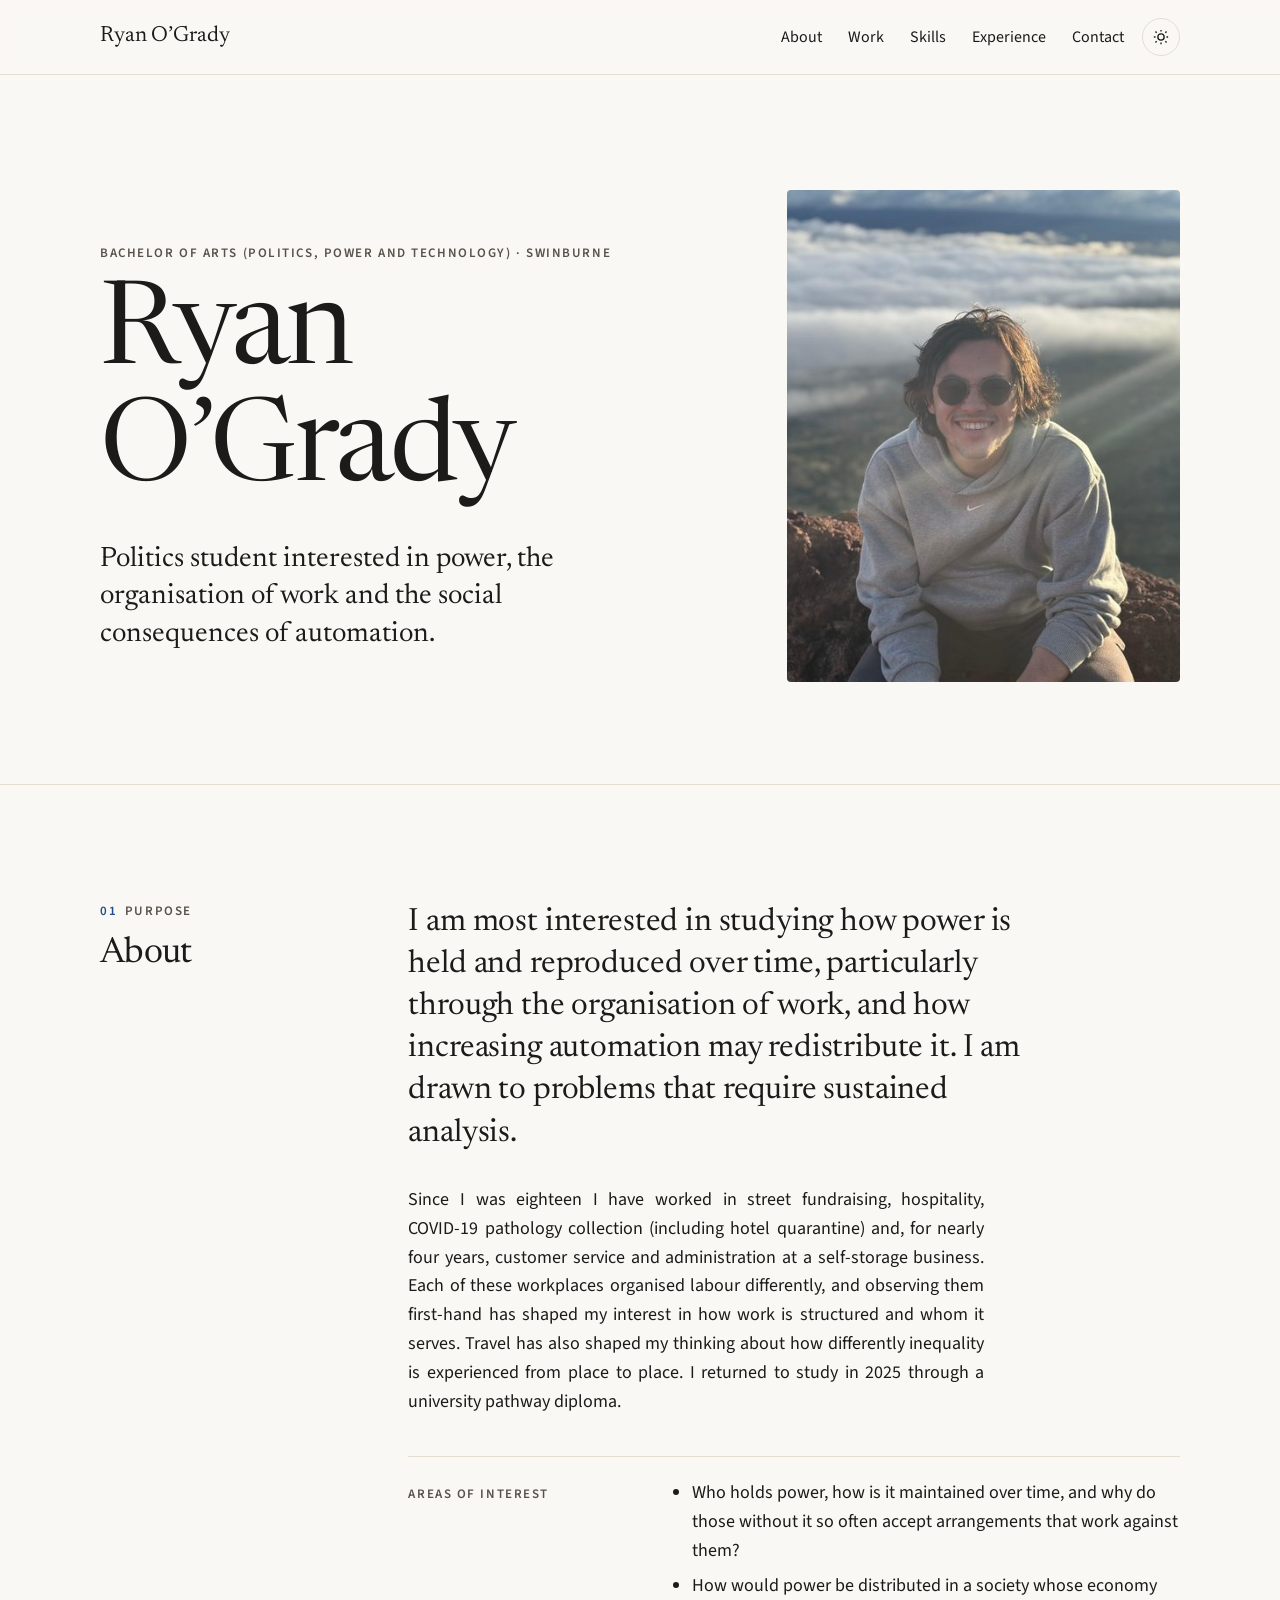
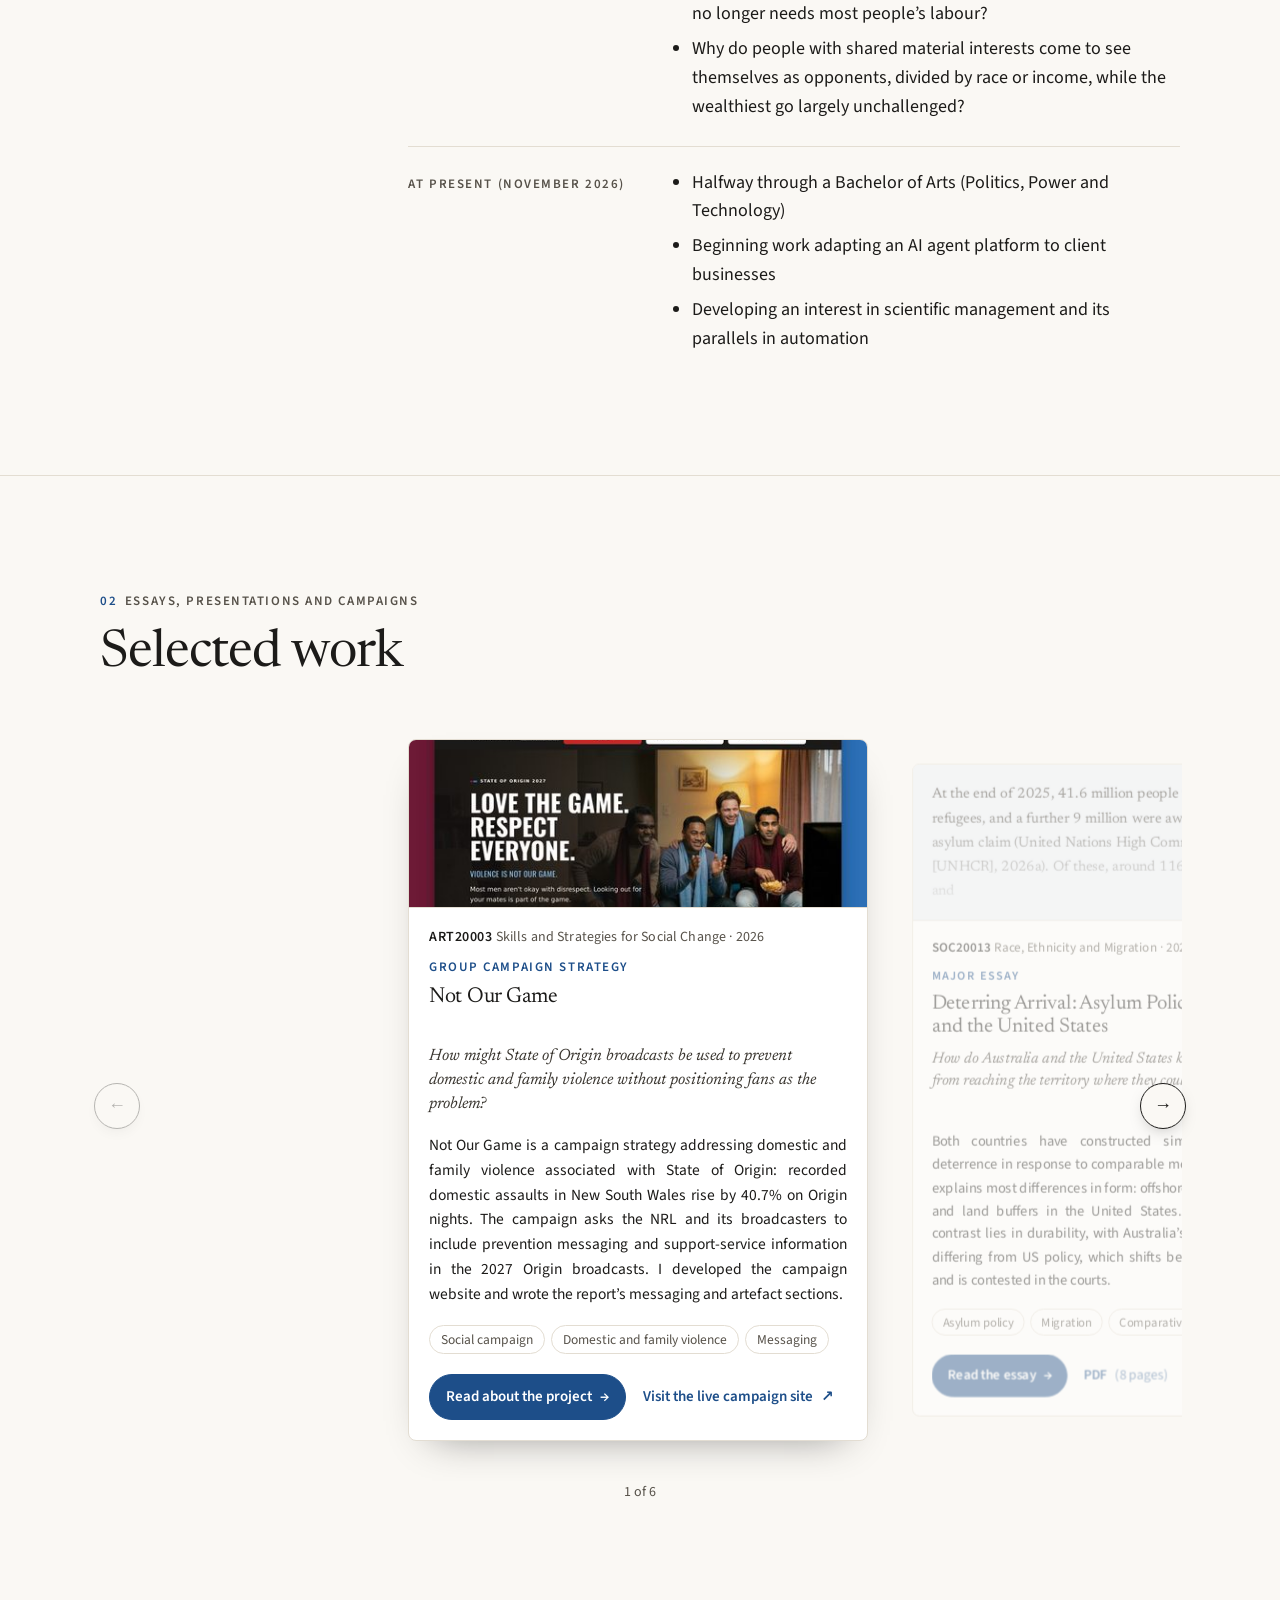
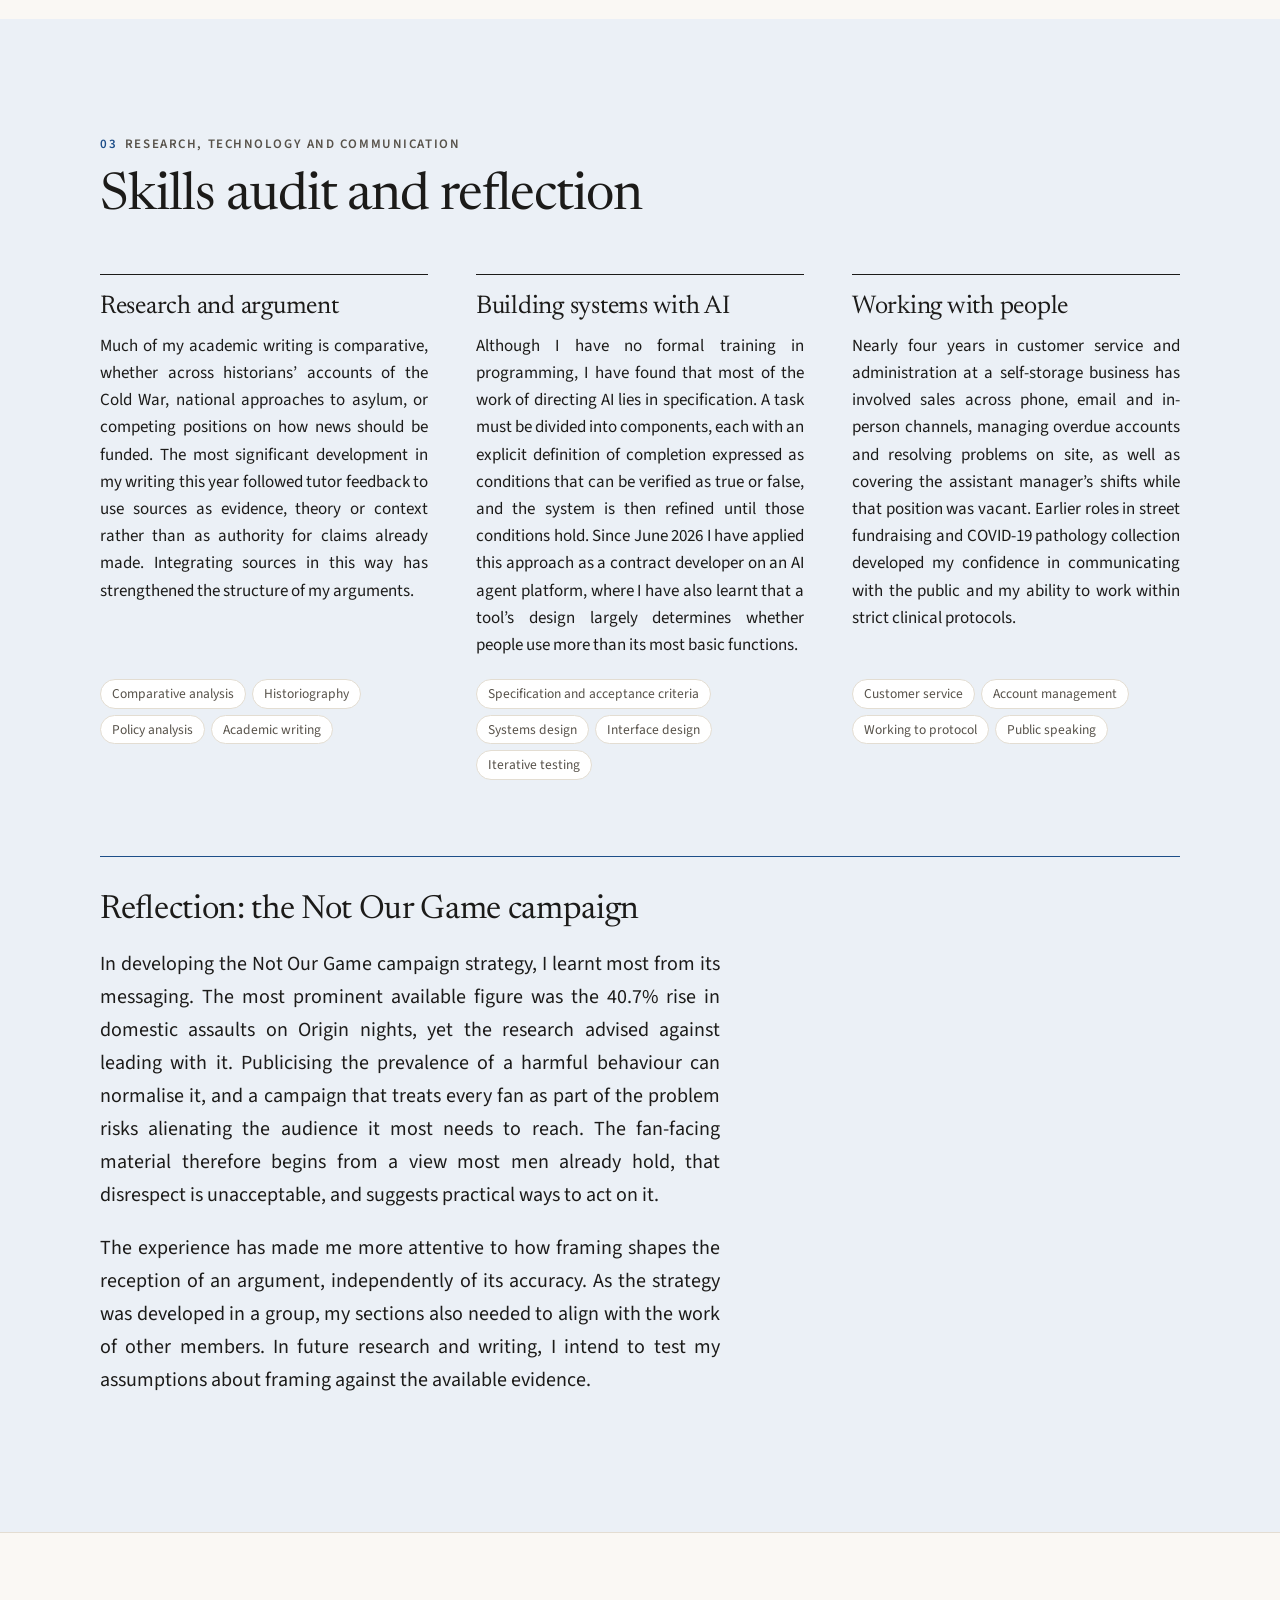
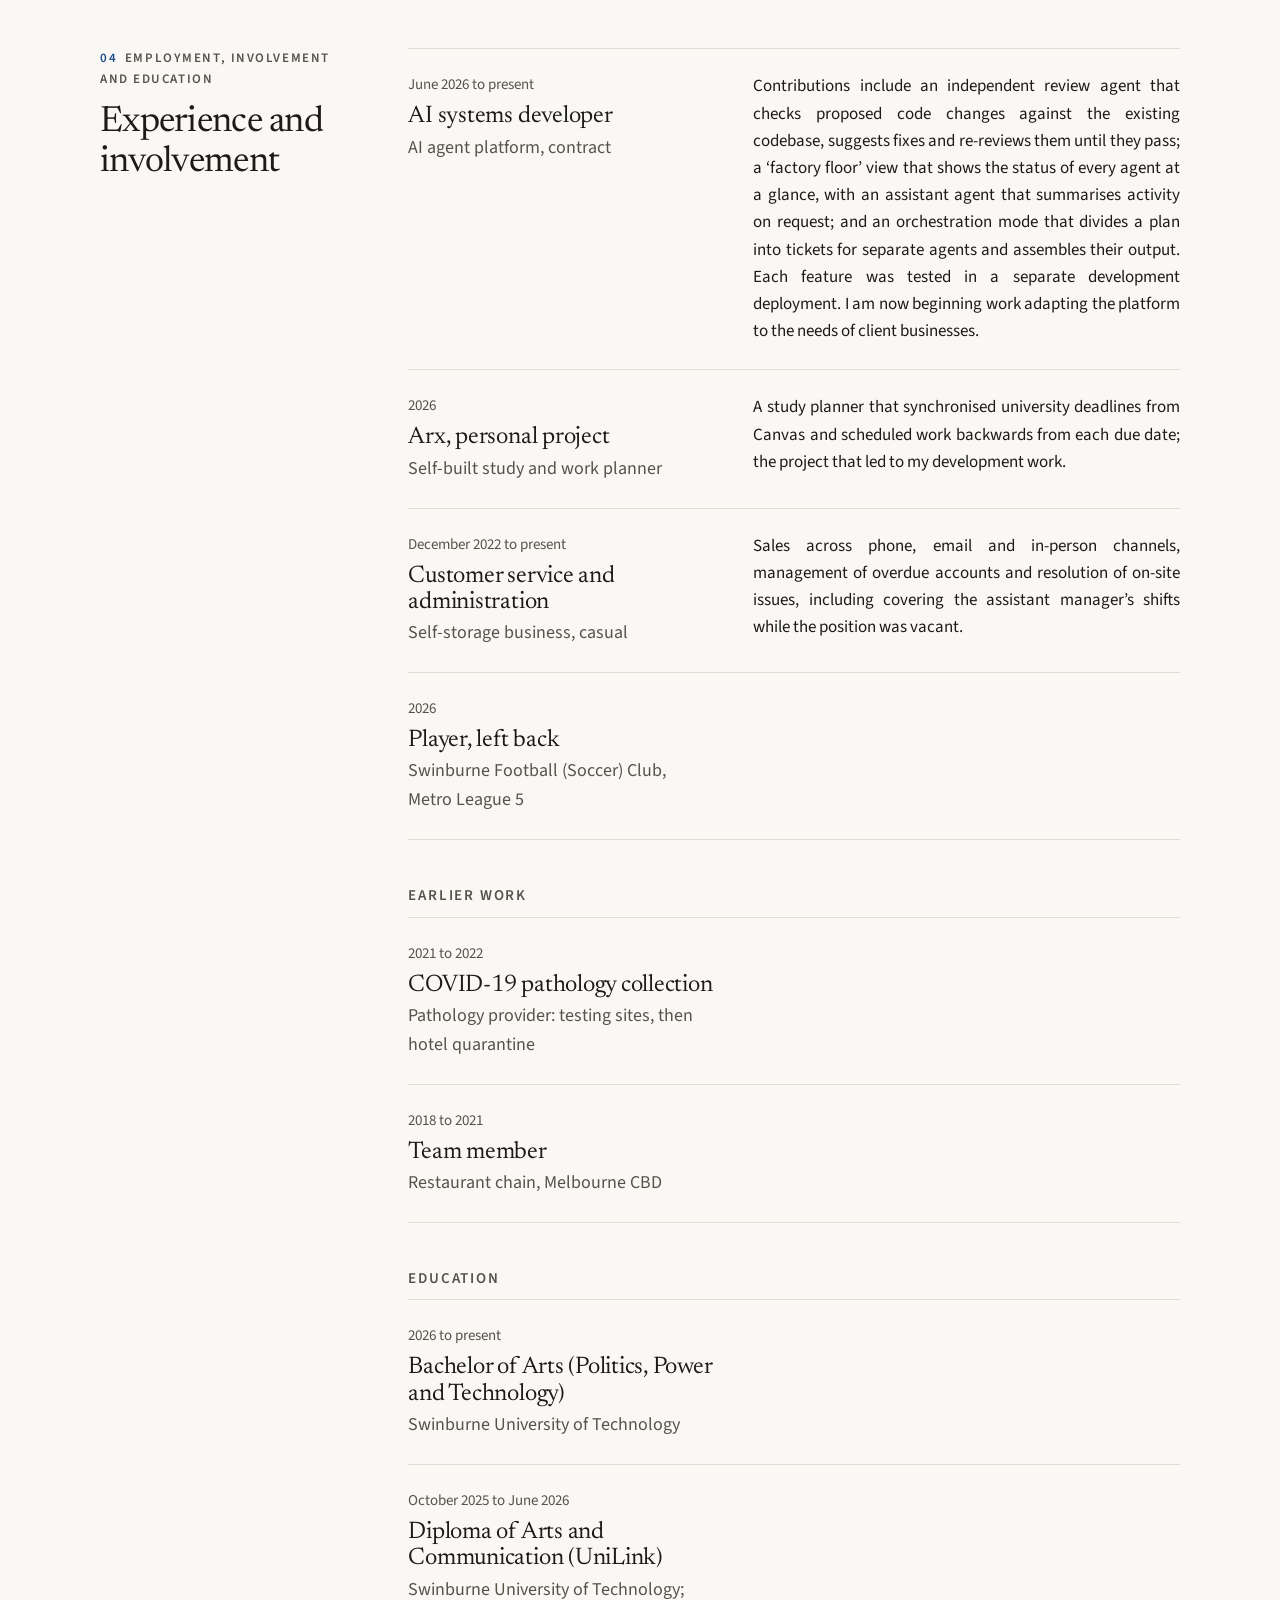
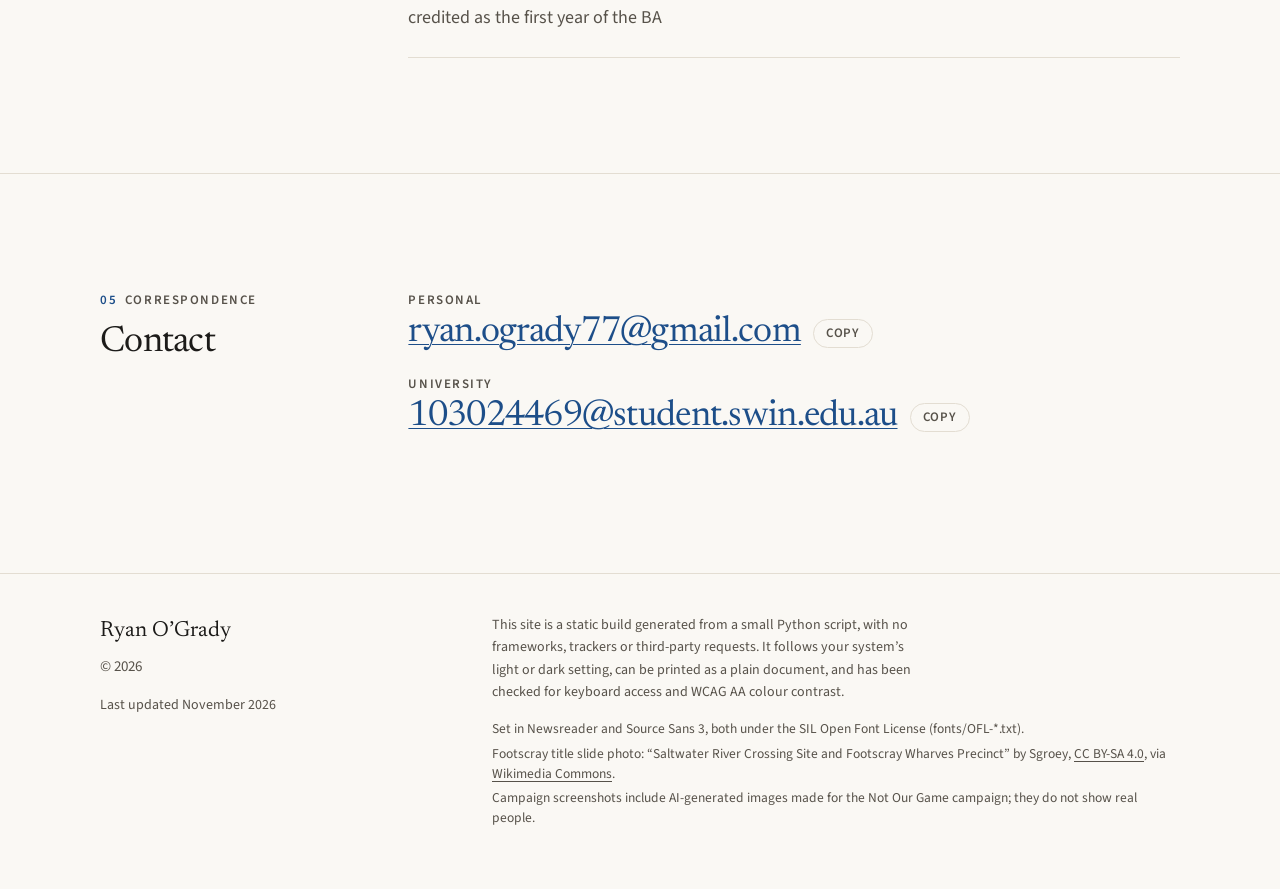
<file: index.html>
<!doctype html><html lang="en-AU"><head><meta charset="utf-8"><meta name="viewport" content="width=device-width, initial-scale=1"><title>Ryan O’Grady | Bachelor of Arts (Politics, Power and Technology), Swinburne</title><meta name="description" content="Portfolio of Ryan O’Grady, Bachelor of Arts student majoring in Politics, Power and Technology at Swinburne University of Technology."><meta name="theme-color" content="#faf8f4"><meta property="og:type" content="website"><meta property="og:title" content="Ryan O’Grady | Bachelor of Arts (Politics, Power and Technology), Swinburne"><meta property="og:description" content="Portfolio of Ryan O’Grady, Bachelor of Arts student majoring in Politics, Power and Technology at Swinburne University of Technology."><meta property="og:url" content="https://ryanoogrady.netlify.app/"><meta property="og:image" content="https://ryanoogrady.netlify.app/og.jpg"><meta property="og:image:width" content="1200"><meta property="og:image:height" content="630"><meta property="og:image:alt" content="Ryan O’Grady: Bachelor of Arts (Politics, Power and Technology) · Swinburne"><meta name="twitter:card" content="summary_large_image"><link rel="icon" href="favicon.svg" type="image/svg+xml"><link rel="preload" href="fonts/newsreader.woff2" as="font" type="font/woff2" crossorigin><link rel="preload" href="fonts/source-sans-3.woff2" as="font" type="font/woff2" crossorigin><link rel="stylesheet" href="style.css?v=990493a196"><script>try{var t=localStorage.getItem("theme");if(t)document.documentElement.dataset.theme=t}catch(e){}</script><script src="site.js?v=990493a196" defer></script></head><body><a class="skip" href="#main">Skip to content</a><header class="site-head" id="top"><div class="wrap"><a class="brand" href="#top">Ryan O’Grady</a><div class="head-tools"><nav class="nav" aria-label="Main"><ul><li><a href="#about">About</a></li><li><a href="#work">Work</a></li><li><a href="#skills">Skills</a></li><li><a href="#experience">Experience</a></li><li><a href="#contact">Contact</a></li></ul></nav><button class="theme-toggle" type="button" aria-label="Switch to dark theme" hidden><svg class="sun" viewBox="0 0 24 24" fill="none" stroke="currentColor" stroke-width="1.8" aria-hidden="true"><circle cx="12" cy="12" r="4.2"/><path d="M12 2.5v2.2M12 19.3v2.2M4.6 4.6l1.6 1.6M17.8 17.8l1.6 1.6M2.5 12h2.2M19.3 12h2.2M4.6 19.4l1.6-1.6M17.8 6.2l1.6-1.6"/></svg><svg class="moon" viewBox="0 0 24 24" fill="none" stroke="currentColor" stroke-width="1.8" aria-hidden="true"><path d="M20 14.6A8.5 8.5 0 0 1 9.4 4a8.5 8.5 0 1 0 10.6 10.6z"/></svg></button></div></div><div class="progress" aria-hidden="true"></div></header><main id="main"><section class="hero" aria-labelledby="name"><div class="wrap"><div><p class="kicker">Bachelor of Arts (Politics, Power and Technology) · Swinburne</p><h1 id="name">Ryan O’Grady</h1><div class="descriptor"><p>Politics student interested in power, the organisation of work and the social consequences of automation.</p></div></div><figure class="portrait"><img src="images/ryan-portrait-900.jpg" srcset="images/ryan-portrait-450.jpg 450w, images/ryan-portrait-900.jpg 900w" sizes="(max-width:900px) 340px, 33vw" width="900" height="1125" alt="Ryan sitting on a rocky summit above a layer of cloud, smiling." fetchpriority="high" decoding="async"></figure></div></section><section class="sec" id="about" aria-labelledby="about-h"><div class="wrap sec-grid"><div class="sec-label"><p class="kicker"><span class="num">01</span>Purpose</p><h2 id="about-h">About</h2></div><div><p class="lede">I am most interested in studying how power is held and reproduced over time, particularly through the organisation of work, and how increasing automation may redistribute it. I am drawn to problems that require sustained analysis.</p><div class="measure" style="margin-top:28px"><p>Since I was eighteen I have worked in street fundraising, hospitality, <span class="nowrap">COVID-19</span> pathology collection (including hotel quarantine) and, for nearly four years, customer service and administration at a self-storage business. Each of these workplaces organised labour differently, and observing them first-hand has shaped my interest in how work is structured and whom it serves. Travel has also shaped my thinking about how differently inequality is experienced from place to place. I returned to study in 2025 through a university pathway diploma.</p></div><div class="exploring"><p class="kicker">Areas of interest</p><div><ul class="points"><li>Who holds power, how is it maintained over time, and why do those without it so often accept arrangements that work against them?</li><li>How would power be distributed in a society whose economy no longer needs most people’s labour?</li><li>Why do people with shared material interests come to see themselves as opponents, divided by race or income, while the wealthiest go largely unchallenged?</li></ul></div></div><div class="exploring"><p class="kicker">At present (November 2026)</p><div><ul class="points"><li>Halfway through a Bachelor of Arts (Politics, Power and Technology)</li><li>Beginning work adapting an AI agent platform to client businesses</li><li>Developing an interest in scientific management and its parallels in automation</li></ul></div></div></div></div></section><section class="sec" id="work" aria-labelledby="work-h"><div class="wrap"><div class="work-head"><div><p class="kicker"><span class="num">02</span>Essays, presentations and campaigns</p><h2 id="work-h">Selected work</h2></div></div><div class="rail-wrap"><button class="rail-btn prev" type="button" aria-label="Previous piece of work" hidden><span aria-hidden="true">&larr;</span></button><div class="rail" role="region" aria-roledescription="carousel" aria-label="Selected work" tabindex="0"><article class="card" aria-roledescription="slide" aria-label="1 of 6"><div class="media"><img src="images/campaign-home-desktop-960.jpg" srcset="images/campaign-home-desktop-480.jpg 480w, images/campaign-home-desktop-960.jpg 960w" sizes="(max-width:700px) 92vw, 400px" width="960" height="533" alt="Home page of the Not Our Game campaign website, headed ‘Love the game. Respect everyone.’ over an AI-generated image of four fans watching a game at home." loading="lazy" decoding="async"></div><div class="card-body"><p class="unit"><b>ART20003</b> Skills and Strategies for Social Change <span aria-hidden="true">&middot;</span> 2026</p><h3><span class="type">Group campaign strategy</span><a class="card-link" href="not-our-game.html">Not Our Game</a></h3><div class="card-q"><p class="topic">How might State of Origin broadcasts be used to prevent domestic and family violence without positioning fans as the problem?</p></div><div class="card-summary"><p>Not Our Game is a campaign strategy addressing domestic and family violence associated with State of Origin: recorded domestic assaults in New South Wales rise by 40.7% on Origin nights. The campaign asks the NRL and its broadcasters to include prevention messaging and support-service information in the 2027 Origin broadcasts. I developed the campaign website and wrote the report’s messaging and artefact sections.</p></div><ul class="tags" aria-label="Topics"><li>Social campaign</li><li>Domestic and family violence</li><li>Messaging</li></ul><div class="card-actions"><p class="actions"><a class="btn" href="not-our-game.html">Read about the project <span class="arr" aria-hidden="true">&rarr;</span></a><a class="btn" href="https://not-our-game.netlify.app">Visit the live campaign site <span class="arr" aria-hidden="true">&#8599;</span></a></p></div></div></article><article class="card" aria-roledescription="slide" aria-label="2 of 6"><div class="media"><div class="page-preview"><p>At the end of 2025, 41.6 million people worldwide were refugees, and a further 9 million were awaiting a decision on an asylum claim (United Nations High Commissioner for Refugees [UNHCR], 2026a). Of these, around 116,000 were in Australia and</p></div></div><div class="card-body"><p class="unit"><b>SOC20013</b> Race, Ethnicity and Migration <span aria-hidden="true">&middot;</span> 2026</p><h3><span class="type">Major essay</span><a class="card-link" href="essay-deterring-arrival.html">Deterring Arrival: Asylum Policy in Australia and the United States</a></h3><div class="card-q"><p class="topic">How do Australia and the United States keep asylum seekers from reaching the territory where they could claim protection?</p></div><div class="card-summary"><p>Both countries have constructed similar architectures of deterrence in response to comparable moral panics. Geography explains most differences in form: offshore detention in Australia and land buffers in the United States. The more significant contrast lies in durability, with Australia’s bipartisan consensus differing from US policy, which shifts between administrations and is contested in the courts.</p></div><ul class="tags" aria-label="Topics"><li>Asylum policy</li><li>Migration</li><li>Comparative policy</li></ul><div class="card-actions"><p class="actions"><a class="btn solid" href="essay-deterring-arrival.html">Read the essay <span class="arr" aria-hidden="true">&rarr;</span></a><a class="btn" href="files/ryan-ogrady-deterring-arrival-asylum-policy.pdf">PDF <span class="btn-note">(8 pages)</span></a></p></div></div></article><article class="card" aria-roledescription="slide" aria-label="3 of 6"><div class="media"><div class="page-preview"><p>In June 2015, Prime Minister Tony Abbott asked the ABC "whose side are you on?" after its program Q&amp;A allowed a former terrorism suspect to ask a question from the studio audience (Davidson, 2015, para. 3). The question implies that</p></div></div><div class="card-body"><p class="unit"><b>HIS10006</b> Propaganda: A History of Media and Politics <span aria-hidden="true">&middot;</span> 2026</p><h3><span class="type">Major essay</span><a class="card-link" href="essay-insulating-news.html">Insulating News from the Market and the State</a></h3><div class="card-q"><p class="topic">Should news and information, as public goods, be quarantined from the commercial market, and would that make them independent?</p></div><div class="card-summary"><p>I argue that news is only partly a public good, and that quarantining it from the market would not secure its independence. Cases from the Chicago press in 1918 to Poland’s public broadcaster in 2021 suggest that removing the market leaves control with the state. News should instead be insulated from both, through regulatory protection and secure funding.</p></div><ul class="tags" aria-label="Topics"><li>Media policy</li><li>Public goods</li><li>Public broadcasting</li></ul><div class="card-actions"><p class="actions"><a class="btn solid" href="essay-insulating-news.html">Read the essay <span class="arr" aria-hidden="true">&rarr;</span></a><a class="btn" href="files/ryan-ogrady-insulating-news.pdf">PDF <span class="btn-note">(7 pages)</span></a></p></div></div></article><article class="card" aria-roledescription="slide" aria-label="4 of 6"><div class="media fit"><img src="images/footscray-final-p1-960.jpg" srcset="images/footscray-final-p1-480.jpg 480w, images/footscray-final-p1-960.jpg 960w" sizes="(max-width:700px) 92vw, 400px" width="960" height="540" alt="Title slide, ‘Migrant Settlement and Gentrification in Footscray’, over a photo of apartment towers beside the river at Footscray." loading="lazy" decoding="async"></div><div class="card-body"><p class="unit"><b>SOC20013</b> Race, Ethnicity and Migration <span aria-hidden="true">&middot;</span> 2026</p><h3><span class="type">Tutorial presentation</span><a class="card-link" href="files/ryan-ogrady-footscray-presentation-slides.pdf">Migrant Settlement and Gentrification in Footscray</a></h3><div class="card-q"><p class="topic">What happens to a migrant gateway suburb when urban renewal and gentrification arrive?</p></div><div class="card-summary"><p>Footscray has served as a gateway suburb for successive waves of migrants, but government-led renewal and rents rising faster than in the outer west are eroding that role; the Ethiopian and Somali communities now live mostly in Wyndham, Brimbank and Hume. I recommend affordable housing beyond key workers, secure leases for migrant traders and settlement services where new arrivals now live.</p></div><ul class="tags" aria-label="Topics"><li>Migration</li><li>Housing</li><li>Urban renewal</li><li>Melbourne</li></ul><div class="card-actions"><p class="actions"><a class="btn" href="files/ryan-ogrady-footscray-presentation-slides.pdf">View the slides <span class="btn-note">(PDF, 14 pages)</span></a></p></div></div></article><article class="card" aria-roledescription="slide" aria-label="5 of 6"><div class="media"><div class="page-preview"><p>Technological progress has a marked impact on power in society. This is not determined by the technology itself; the effects of progress on power are based on the social environment that technology emerges into. Mokyr (1990) defines technological progress as</p></div></div><div class="card-body"><p class="unit"><b>PHI10009</b> Introduction to Power in the Digital Age <span aria-hidden="true">&middot;</span> 2026</p><h3><span class="type">Major essay</span><a class="card-link" href="essay-technological-progress-and-power.html">Technological Progress and Power</a></h3><div class="card-q"><p class="topic">Does technological progress distribute power or concentrate it?</p></div><div class="card-summary"><p>New technology can distribute power by widening access to knowledge, as the printing press did, but it has more often concentrated it. Platform monopolies create dependency, and the largest firms steer research towards labour-replacing automation. Drawing on Lukes and Clegg, I trace this to institutions rather than technology itself, and point to anti-trust law and Estonia’s digital reforms as remedies.</p></div><ul class="tags" aria-label="Topics"><li>Power</li><li>Automation</li><li>Platform monopolies</li></ul><div class="card-actions"><p class="actions"><a class="btn solid" href="essay-technological-progress-and-power.html">Read the essay <span class="arr" aria-hidden="true">&rarr;</span></a><a class="btn" href="files/ryan-ogrady-technological-progress-and-power.pdf">PDF <span class="btn-note">(5 pages)</span></a></p></div></div></article><article class="card" aria-roledescription="slide" aria-label="6 of 6"><div class="media"><div class="page-preview"><p>For more than forty years after the Second World War, the United States and the Soviet Union were locked in the Cold War, a struggle described by Hobsbawm (1995) as “a Third World War, though a very peculiar one” (p.</p></div></div><div class="card-body"><p class="unit"><b>HIS10003</b> Global History <span aria-hidden="true">&middot;</span> 2026</p><h3><span class="type">Term essay</span><a class="card-link" href="essay-cold-war.html">Three vantage points of the Cold War: Hobsbawm, Gaddis, and Jervis</a></h3><div class="card-q"><p class="topic">Why do three major accounts of the Cold War, written before, shortly after and a decade after the Soviet collapse, reach different conclusions?</p></div><div class="card-summary"><p>The period in which Hobsbawm, Gaddis and Jervis each wrote, the information available to them and their theoretical frameworks all shaped their accounts. They largely agree on the observable features of the conflict, diverge on what drove the superpower rivalry, and converge, by different routes, on the Soviet role in ending it.</p></div><ul class="tags" aria-label="Topics"><li>Cold War</li><li>International relations</li><li>Historiography</li></ul><div class="card-actions"><p class="actions"><a class="btn solid" href="essay-cold-war.html">Read the essay <span class="arr" aria-hidden="true">&rarr;</span></a><a class="btn" href="files/ryan-ogrady-cold-war-three-vantage-points.pdf">PDF <span class="btn-note">(7 pages)</span></a></p></div></div></article></div><button class="rail-btn next" type="button" aria-label="Next piece of work" hidden><span aria-hidden="true">&rarr;</span></button></div><p class="rail-count" aria-live="polite" hidden>1 of 6</p></div></section><section class="sec skills" id="skills" aria-labelledby="skills-h"><div class="wrap"><p class="kicker"><span class="num">03</span>Research, technology and communication</p><h2 id="skills-h">Skills audit and reflection</h2><div class="skill-groups"><article class="skill-group"><h3>Research and argument</h3><div class="skill-text"><p>Much of my academic writing is comparative, whether across historians’ accounts of the Cold War, national approaches to asylum, or competing positions on how news should be funded. The most significant development in my writing this year followed tutor feedback to use sources as evidence, theory or context rather than as authority for claims already made. Integrating sources in this way has strengthened the structure of my arguments.</p></div><ul class="tags" aria-label="Skills"><li>Comparative analysis</li><li>Historiography</li><li>Policy analysis</li><li>Academic writing</li></ul></article><article class="skill-group"><h3>Building systems with AI</h3><div class="skill-text"><p>Although I have no formal training in programming, I have found that most of the work of directing AI lies in specification. A task must be divided into components, each with an explicit definition of completion expressed as conditions that can be verified as true or false, and the system is then refined until those conditions hold. Since June 2026 I have applied this approach as a contract developer on an AI agent platform, where I have also learnt that a tool’s design largely determines whether people use more than its most basic functions.</p></div><ul class="tags" aria-label="Skills"><li>Specification and acceptance criteria</li><li>Systems design</li><li>Interface design</li><li>Iterative testing</li></ul></article><article class="skill-group"><h3>Working with people</h3><div class="skill-text"><p>Nearly four years in customer service and administration at a self-storage business has involved sales across phone, email and in-person channels, managing overdue accounts and resolving problems on site, as well as covering the assistant manager’s shifts while that position was vacant. Earlier roles in street fundraising and <span class="nowrap">COVID-19</span> pathology collection developed my confidence in communicating with the public and my ability to work within strict clinical protocols.</p></div><ul class="tags" aria-label="Skills"><li>Customer service</li><li>Account management</li><li>Working to protocol</li><li>Public speaking</li></ul></article></div><div class="skills-body"><div class="audit"><h3 class="reflect-h">Reflection: the Not Our Game campaign</h3><p>In developing the Not Our Game campaign strategy, I learnt most from its messaging. The most prominent available figure was the 40.7% rise in domestic assaults on Origin nights, yet the research advised against leading with it. Publicising the prevalence of a harmful behaviour can normalise it, and a campaign that treats every fan as part of the problem risks alienating the audience it most needs to reach. The fan-facing material therefore begins from a view most men already hold, that disrespect is unacceptable, and suggests practical ways to act on it.</p><p>The experience has made me more attentive to how framing shapes the reception of an argument, independently of its accuracy. As the strategy was developed in a group, my sections also needed to align with the work of other members. In future research and writing, I intend to test my assumptions about framing against the available evidence.</p></div><div></div></div></div></section><section class="sec" id="experience" aria-labelledby="xp-h"><div class="wrap sec-grid"><div class="sec-label"><p class="kicker"><span class="num">04</span>Employment, involvement and education</p><h2 id="xp-h">Experience and involvement</h2></div><div><ul class="xp"><li><div class="dates">June 2026 to present</div><div><h3>AI systems developer</h3><p class="org">AI agent platform, contract</p></div><div class="text"><p>Contributions include an independent review agent that checks proposed code changes against the existing codebase, suggests fixes and re-reviews them until they pass; a ‘factory floor’ view that shows the status of every agent at a glance, with an assistant agent that summarises activity on request; and an orchestration mode that divides a plan into tickets for separate agents and assembles their output. Each feature was tested in a separate development deployment. I am now beginning work adapting the platform to the needs of client businesses.</p></div></li><li><div class="dates">2026</div><div><h3>Arx, personal project</h3><p class="org">Self-built study and work planner</p></div><div class="text"><p>A study planner that synchronised university deadlines from Canvas and scheduled work backwards from each due date; the project that led to my development work.</p></div></li><li><div class="dates">December 2022 to present</div><div><h3>Customer service and administration</h3><p class="org">Self-storage business, casual</p></div><div class="text"><p>Sales across phone, email and in-person channels, management of overdue accounts and resolution of on-site issues, including covering the assistant manager’s shifts while the position was vacant.</p></div></li><li><div class="dates">2026</div><div><h3>Player, left back</h3><p class="org">Swinburne Football (Soccer) Club, Metro League 5</p></div><div class="text"></div></li></ul><h3 class="xp-sub">Earlier work</h3><ul class="xp"><li><div class="dates">2021 to 2022</div><div><h3>COVID-19 pathology collection</h3><p class="org">Pathology provider: testing sites, then hotel quarantine</p></div><div class="text"></div></li><li><div class="dates">2018 to 2021</div><div><h3>Team member</h3><p class="org">Restaurant chain, Melbourne CBD</p></div><div class="text"></div></li></ul><h3 class="xp-sub">Education</h3><ul class="xp"><li><div class="dates">2026 to present</div><div><h3>Bachelor of Arts (Politics, Power and Technology)</h3><p class="org">Swinburne University of Technology</p></div><div class="text"></div></li><li><div class="dates">October 2025 to June 2026</div><div><h3>Diploma of Arts and Communication (UniLink)</h3><p class="org">Swinburne University of Technology; credited as the first year of the BA</p></div><div class="text"></div></li></ul></div></div></section><section class="sec contact" id="contact" aria-labelledby="contact-h"><div class="wrap sec-grid"><div class="sec-label"><p class="kicker"><span class="num">05</span>Correspondence</p><h2 id="contact-h">Contact</h2></div><div><div class="emails"><p class="email-row"><span class="email-label">Personal</span><span class="email-line"><a class="big" href="mailto:ryan.ogrady77@gmail.com">ryan.ogrady77@gmail.com</a><button class="copy" type="button" data-copy="ryan.ogrady77@gmail.com" aria-label="Copy personal email address" hidden>Copy</button></span></p><p class="email-row"><span class="email-label">University</span><span class="email-line"><a class="big" href="mailto:103024469@student.swin.edu.au">103024469@student.swin.edu.au</a><button class="copy" type="button" data-copy="103024469@student.swin.edu.au" aria-label="Copy university email address" hidden>Copy</button></span></p><span class="sr-only" aria-live="polite" id="live"></span></div></div></div></section></main><footer class="site-foot"><div class="wrap"><div><p class="name">Ryan O’Grady</p><p>&copy; 2026</p><p class="updated">Last updated November 2026</p></div><div><p class="colophon">This site is a static build generated from a small Python script, with no frameworks, trackers or third-party requests. It follows your system’s light or dark setting, can be printed as a plain document, and has been checked for keyboard access and WCAG AA colour contrast.</p><ul class="credits"><li>Set in Newsreader and Source Sans 3, both under the SIL Open Font License (fonts/OFL-*.txt).</li><li>Footscray title slide photo: “Saltwater River Crossing Site and Footscray Wharves Precinct” by Sgroey, <a href="https://creativecommons.org/licenses/by-sa/4.0/">CC BY-SA 4.0</a>, via <a href="https://commons.wikimedia.org/wiki/File:Saltwater_River_Crossing_Site_and_Footscray_Wharves_Precinct.jpg">Wikimedia Commons</a>.</li><li>Campaign screenshots include AI-generated images made for the Not Our Game campaign; they do not show real people.</li></ul></div></div></footer></body></html>
</file>
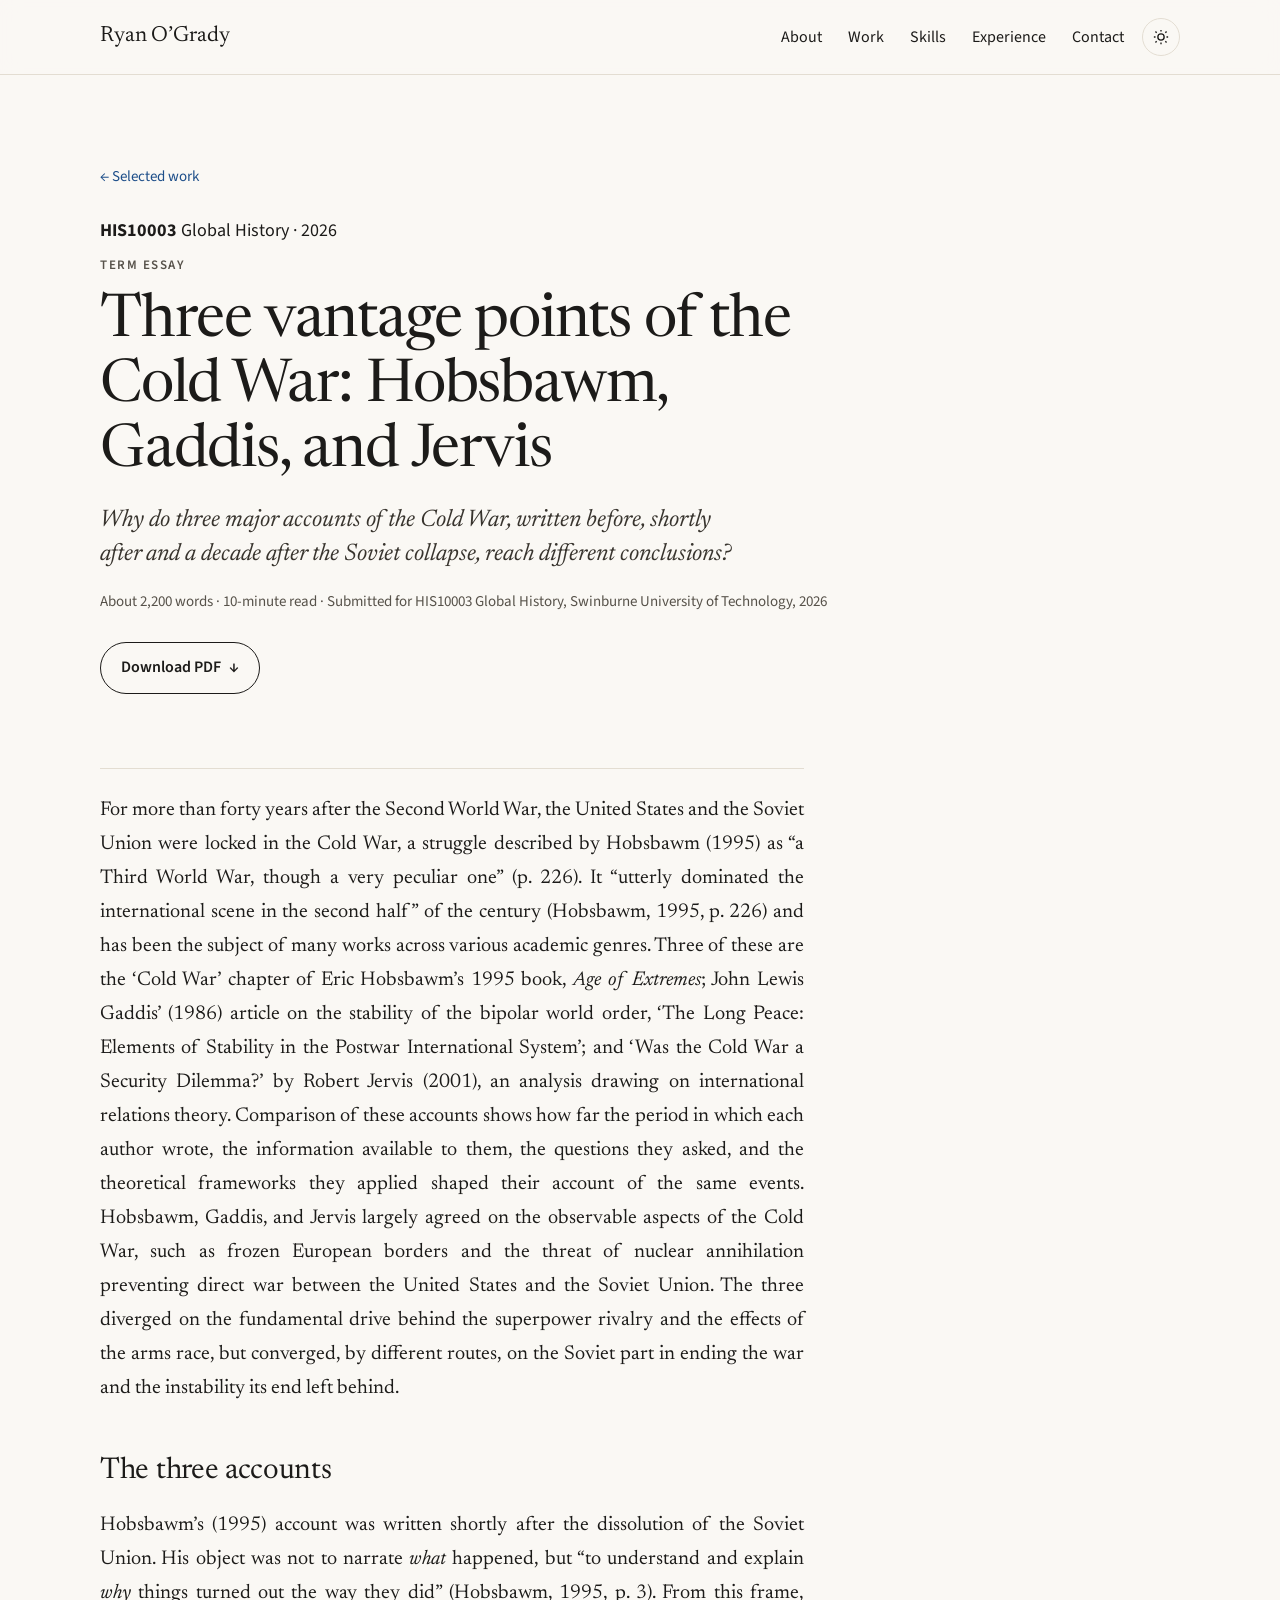
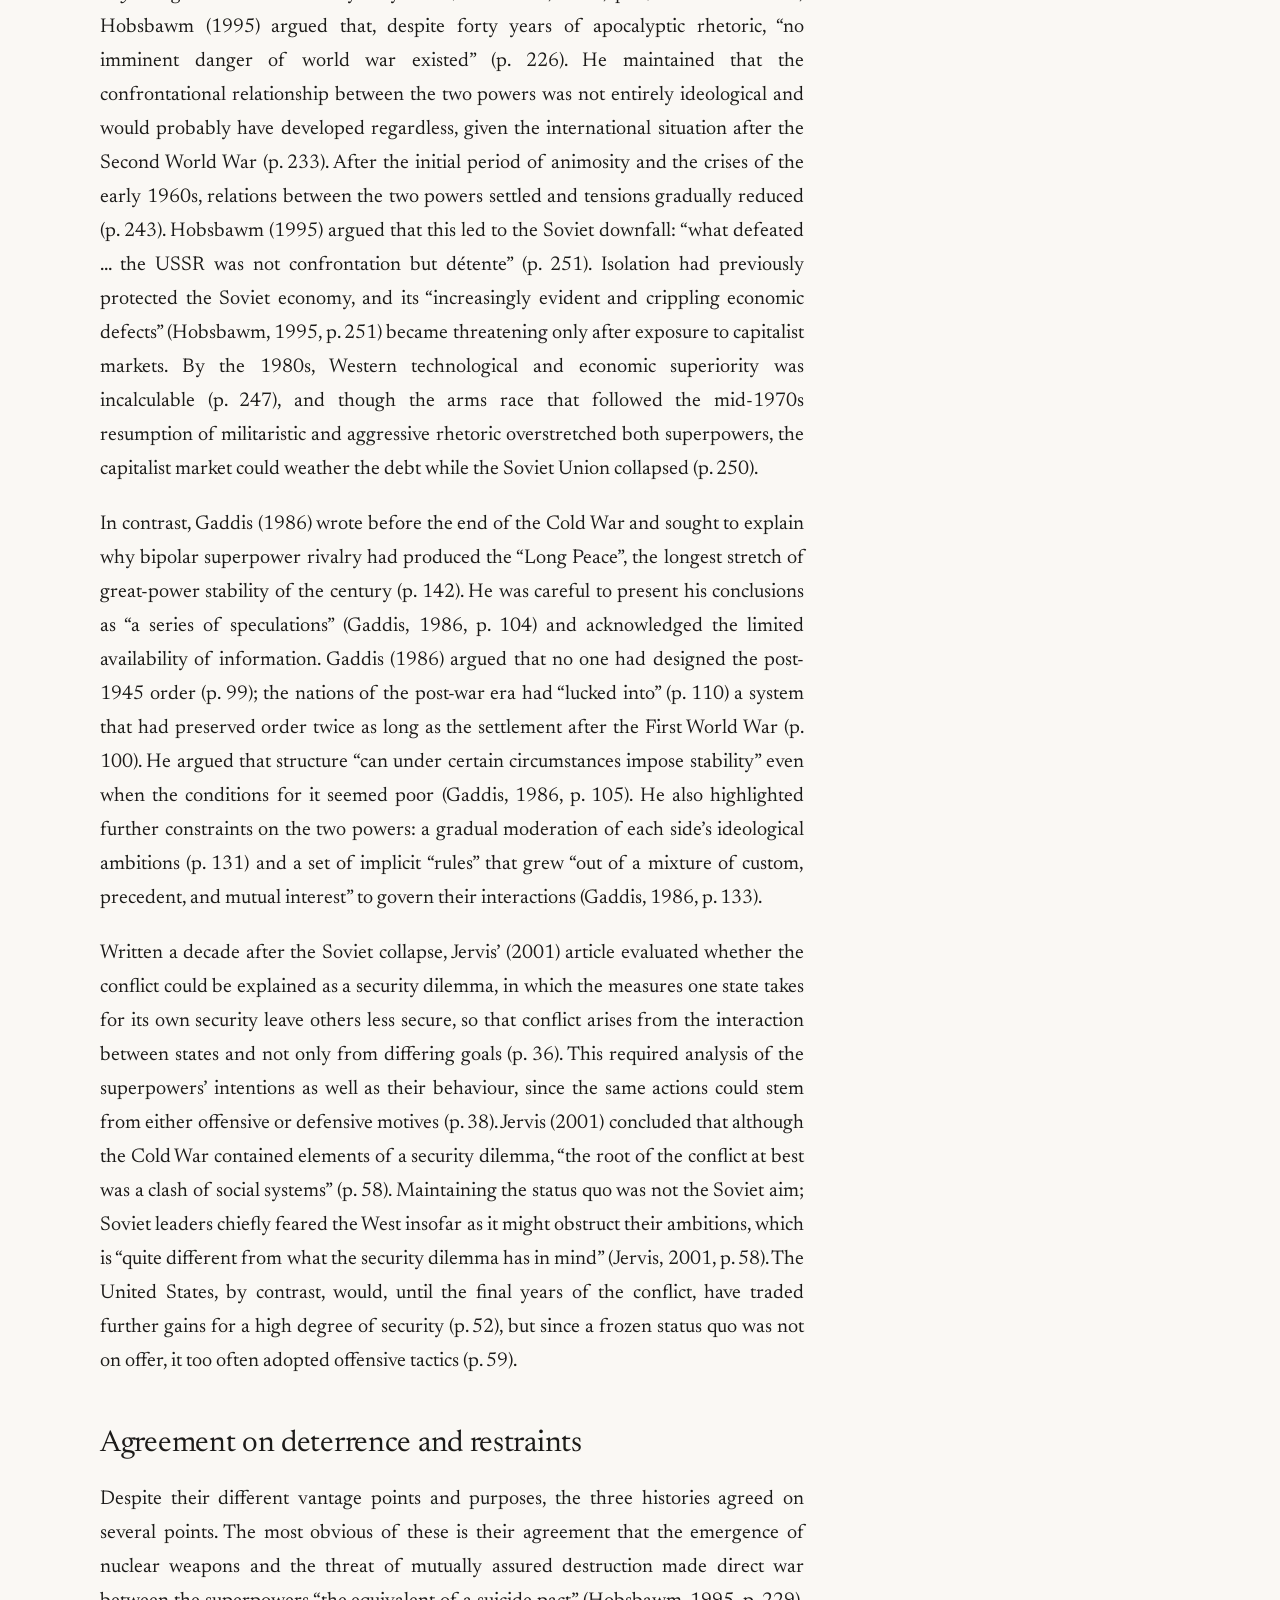
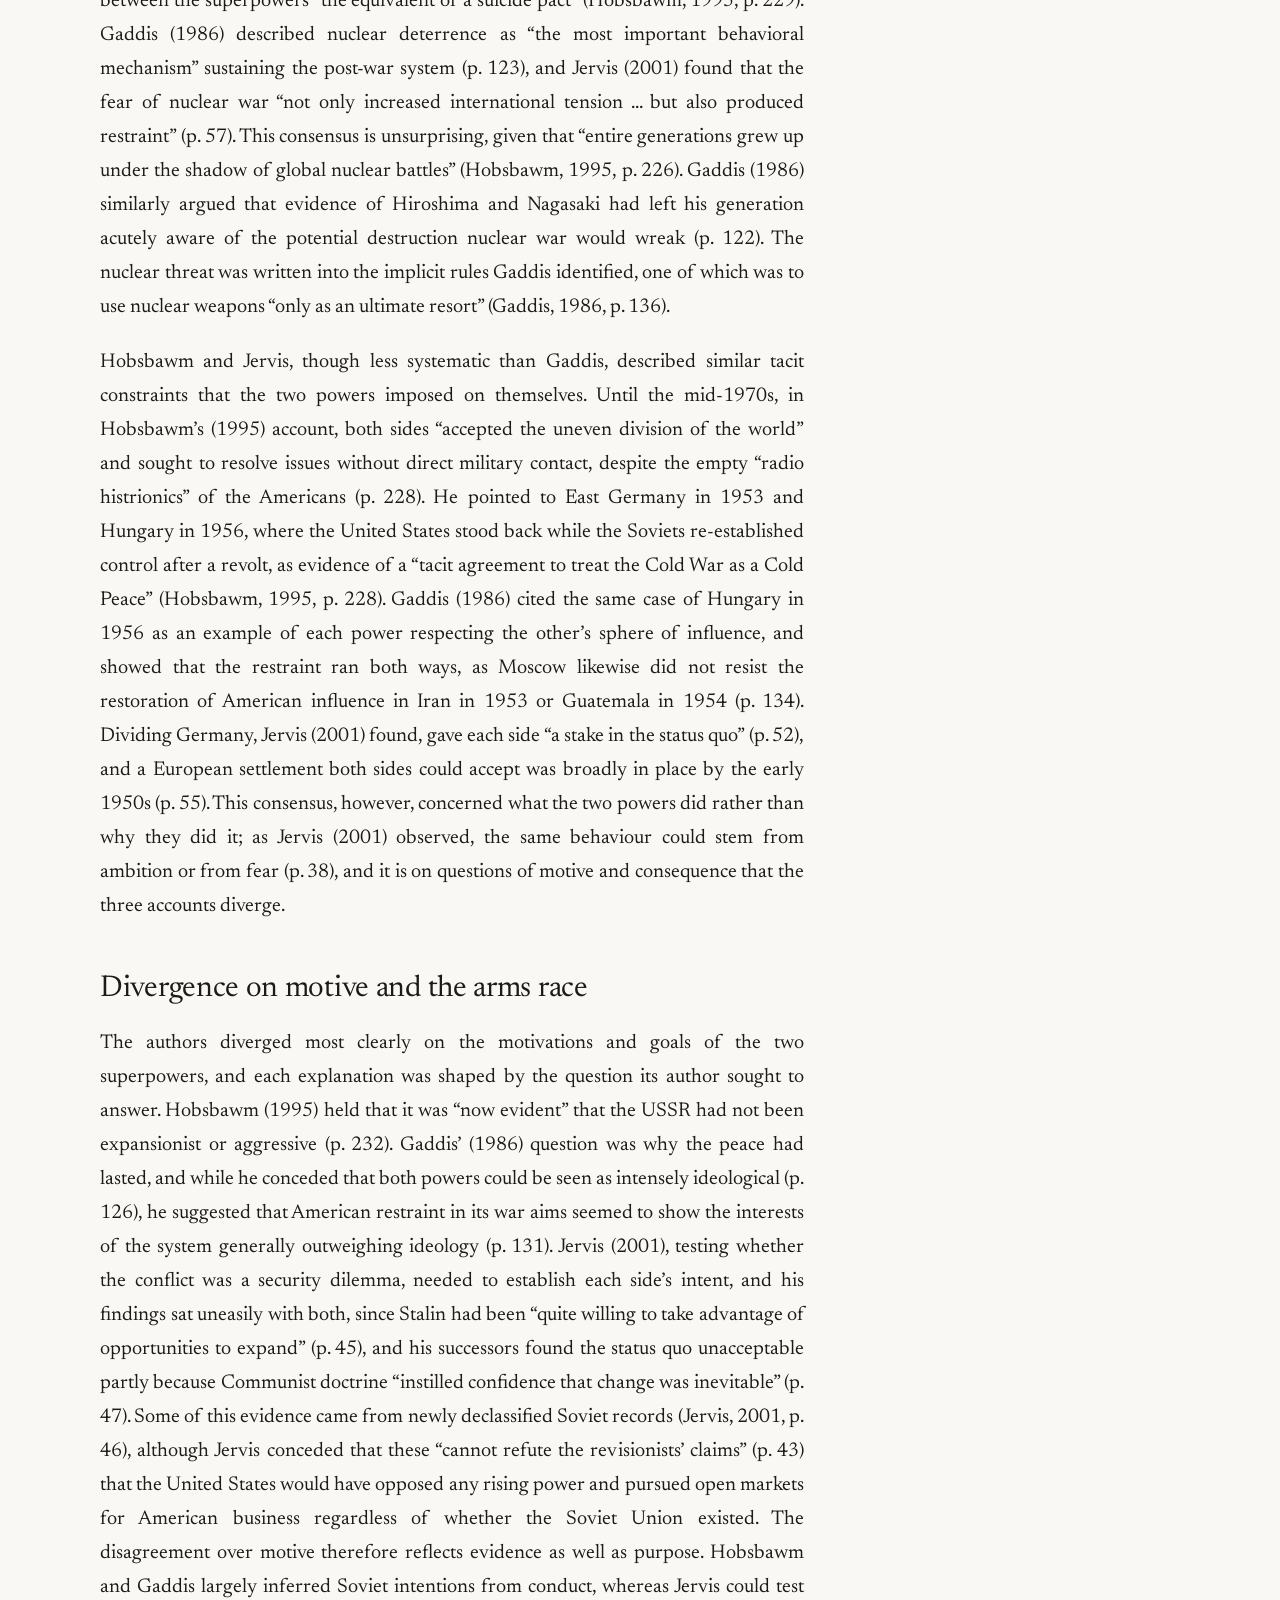
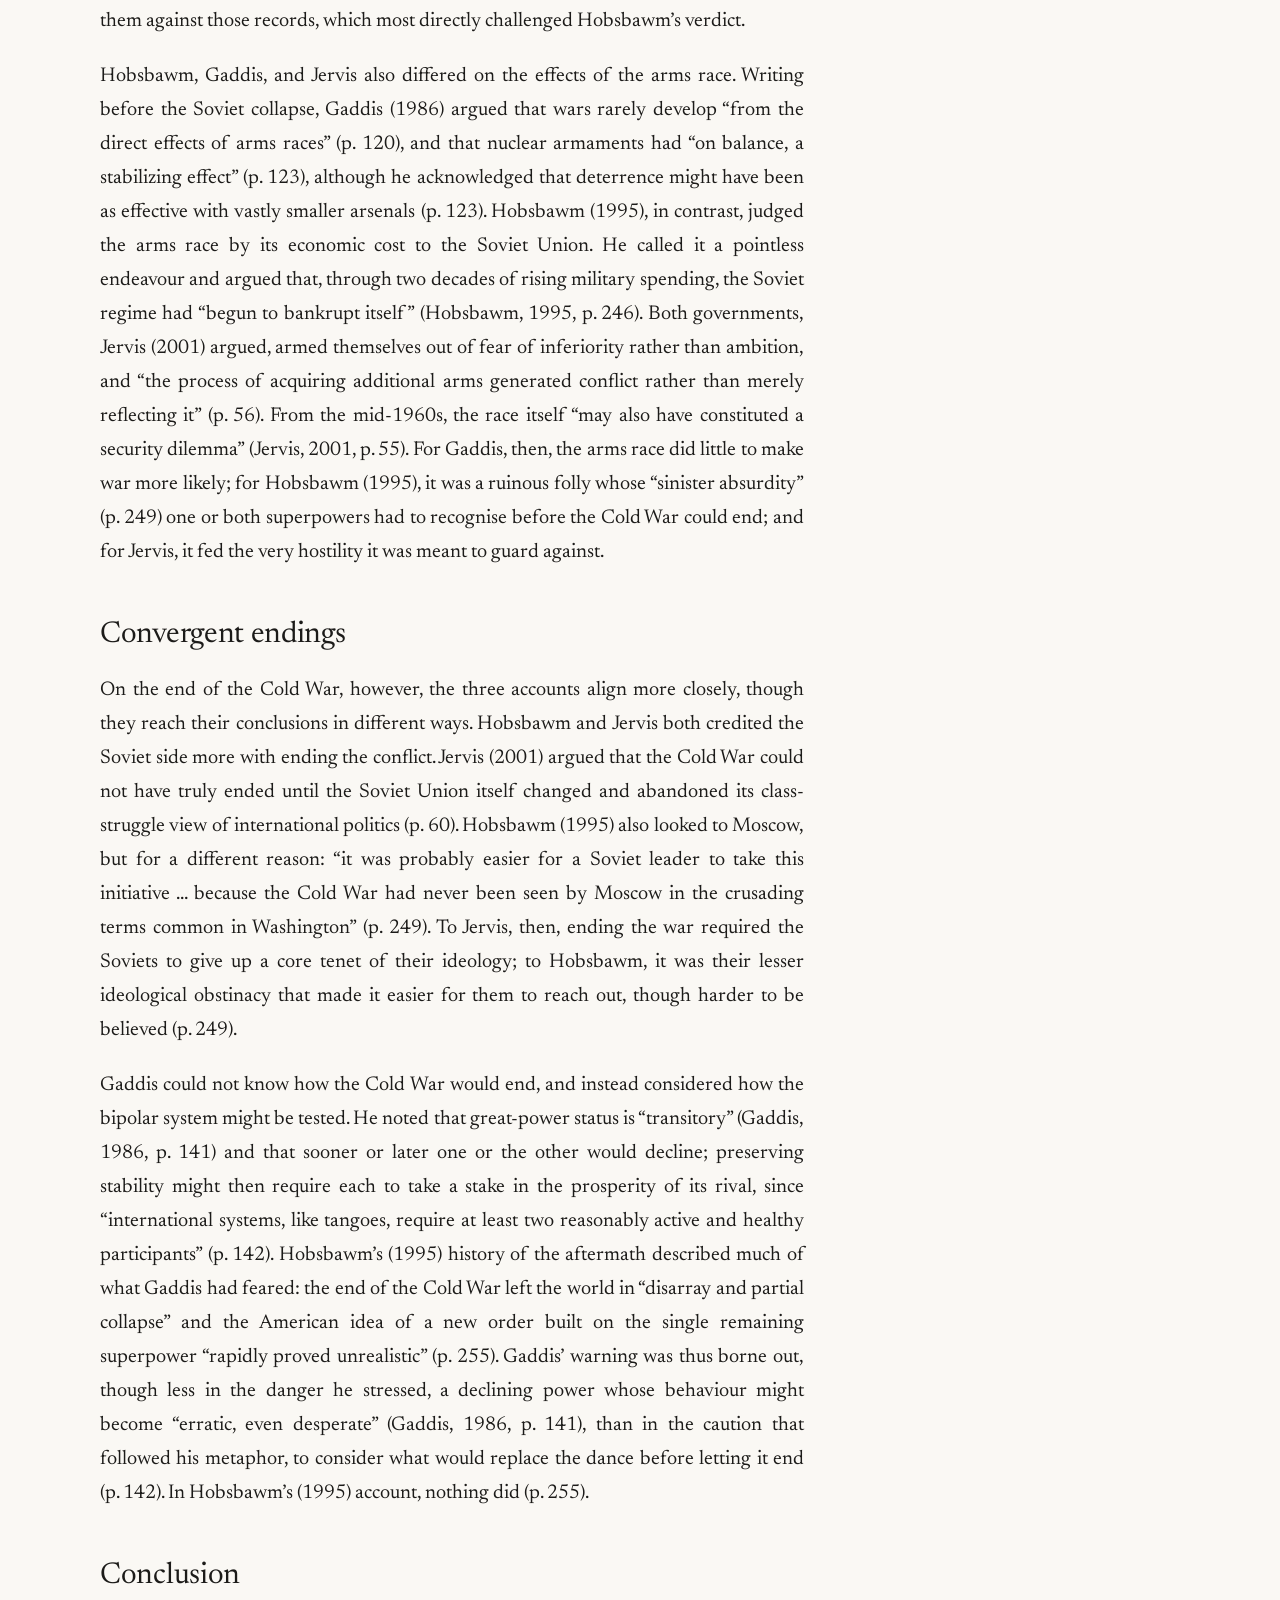
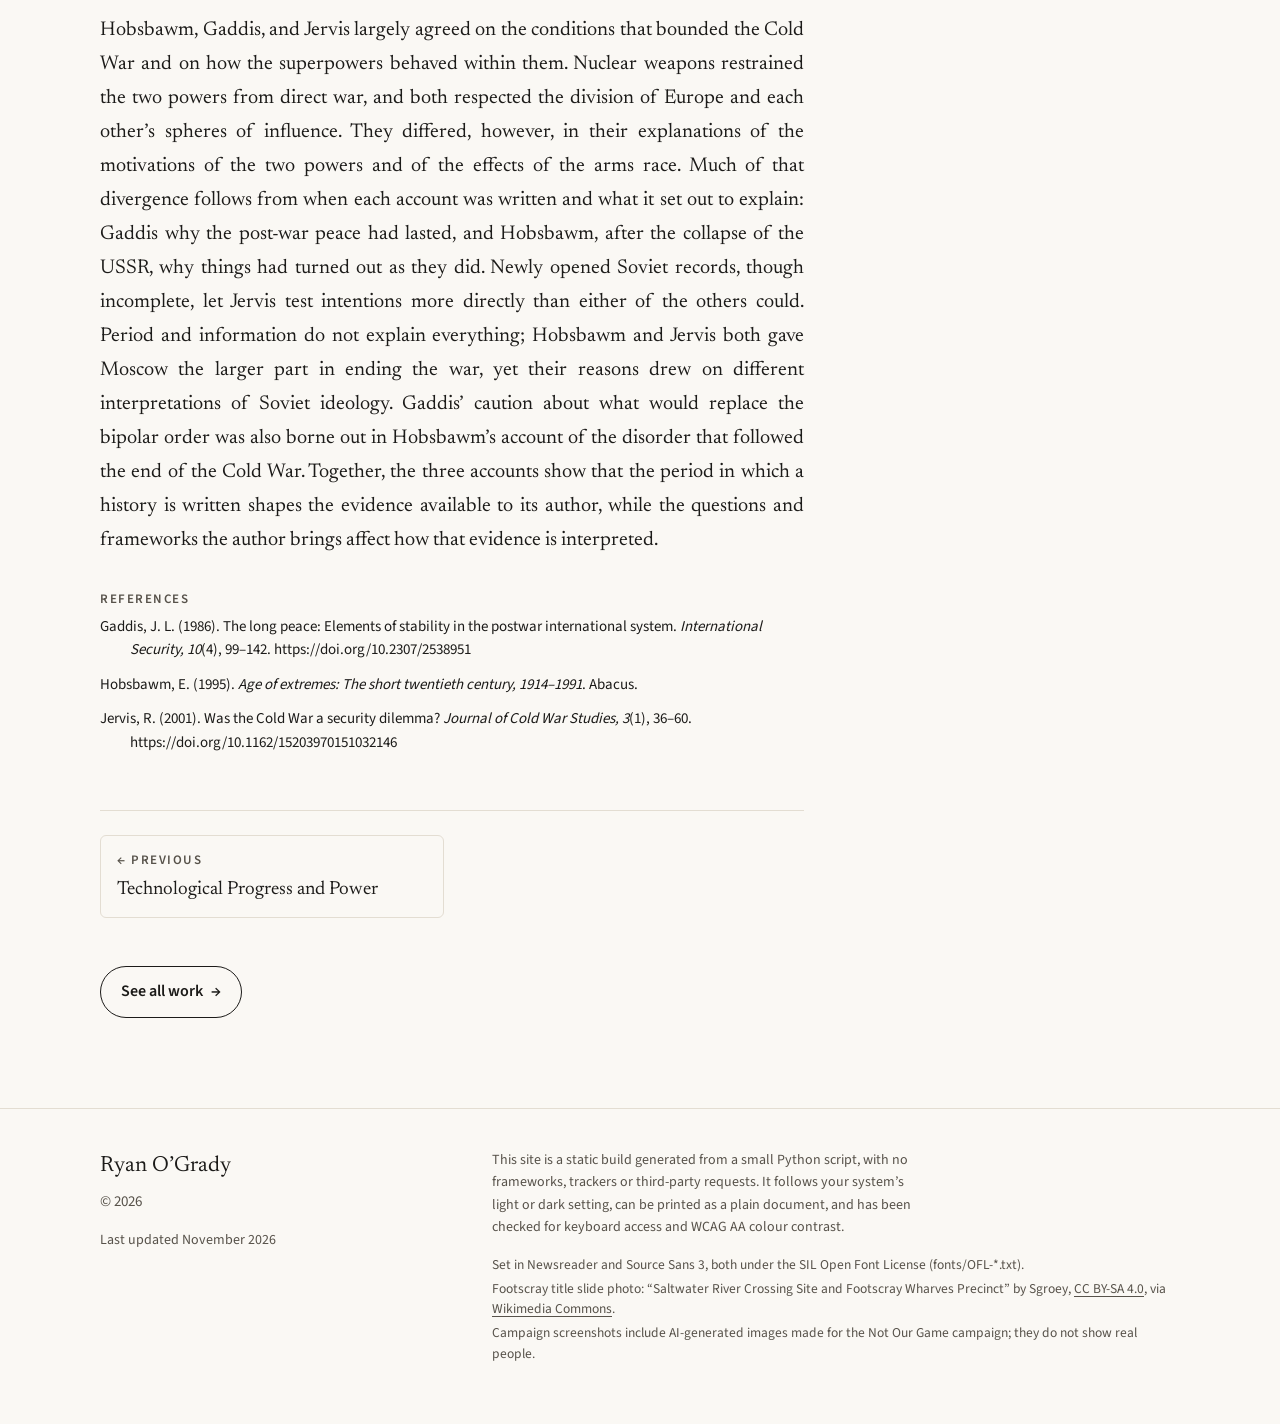
<file: essay-cold-war.html>
<!doctype html><html lang="en-AU"><head><meta charset="utf-8"><meta name="viewport" content="width=device-width, initial-scale=1"><title>Three vantage points of the Cold War: Hobsbawm, Gaddis, and Jervis | Ryan O’Grady</title><meta name="description" content="Three vantage points of the Cold War: Hobsbawm, Gaddis, and Jervis: term essay by Ryan O’Grady for HIS10003 Global History, Swinburne University of Technology, 2026."><meta name="theme-color" content="#faf8f4"><meta property="og:type" content="website"><meta property="og:title" content="Three vantage points of the Cold War: Hobsbawm, Gaddis, and Jervis | Ryan O’Grady"><meta property="og:description" content="Three vantage points of the Cold War: Hobsbawm, Gaddis, and Jervis: term essay by Ryan O’Grady for HIS10003 Global History, Swinburne University of Technology, 2026."><meta property="og:url" content="https://ryanoogrady.netlify.app/essay-cold-war.html"><meta property="og:image" content="https://ryanoogrady.netlify.app/og.jpg"><meta property="og:image:width" content="1200"><meta property="og:image:height" content="630"><meta property="og:image:alt" content="Ryan O’Grady: Bachelor of Arts (Politics, Power and Technology) · Swinburne"><meta name="twitter:card" content="summary_large_image"><link rel="icon" href="favicon.svg" type="image/svg+xml"><link rel="preload" href="fonts/newsreader.woff2" as="font" type="font/woff2" crossorigin><link rel="preload" href="fonts/source-sans-3.woff2" as="font" type="font/woff2" crossorigin><link rel="stylesheet" href="style.css?v=990493a196"><script>try{var t=localStorage.getItem("theme");if(t)document.documentElement.dataset.theme=t}catch(e){}</script><script src="site.js?v=990493a196" defer></script></head><body><a class="skip" href="#main">Skip to content</a><header class="site-head" id="top"><div class="wrap"><a class="brand" href="index.html">Ryan O’Grady</a><div class="head-tools"><nav class="nav" aria-label="Main"><ul><li><a href="index.html#about">About</a></li><li><a href="index.html#work">Work</a></li><li><a href="index.html#skills">Skills</a></li><li><a href="index.html#experience">Experience</a></li><li><a href="index.html#contact">Contact</a></li></ul></nav><button class="theme-toggle" type="button" aria-label="Switch to dark theme" hidden><svg class="sun" viewBox="0 0 24 24" fill="none" stroke="currentColor" stroke-width="1.8" aria-hidden="true"><circle cx="12" cy="12" r="4.2"/><path d="M12 2.5v2.2M12 19.3v2.2M4.6 4.6l1.6 1.6M17.8 17.8l1.6 1.6M2.5 12h2.2M19.3 12h2.2M4.6 19.4l1.6-1.6M17.8 6.2l1.6-1.6"/></svg><svg class="moon" viewBox="0 0 24 24" fill="none" stroke="currentColor" stroke-width="1.8" aria-hidden="true"><path d="M20 14.6A8.5 8.5 0 0 1 9.4 4a8.5 8.5 0 1 0 10.6 10.6z"/></svg></button></div></div><div class="progress" aria-hidden="true"></div></header><main id="main"><div class="wrap"><section class="page-hero essay-head" aria-labelledby="title"><p class="crumb"><a href="index.html#work"><span aria-hidden="true">&larr;</span> Selected work</a></p><p class="unit"><b>HIS10003</b> Global History <span aria-hidden="true">&middot;</span> 2026</p><p class="kicker">Term essay</p><h1 id="title">Three vantage points of the Cold War: Hobsbawm, Gaddis, and Jervis</h1><p class="standfirst">Why do three major accounts of the Cold War, written before, shortly after and a decade after the Soviet collapse, reach different conclusions?</p><p class="essay-meta">About 2,200 words &middot; 10-minute read &middot; Submitted for HIS10003 Global History, Swinburne University of Technology, 2026</p><p class="actions"><a class="btn" href="files/ryan-ogrady-cold-war-three-vantage-points.pdf">Download PDF <span class="arr" aria-hidden="true">&darr;</span></a></p></section><article class="essay-body" aria-labelledby="title"><p>For more than forty years after the Second World War, the United States and the Soviet Union were locked in the Cold War, a struggle described by Hobsbawm (1995) as “a Third World War, though a very peculiar one” (p. 226). It “utterly dominated the international scene in the second half” of the century (Hobsbawm, 1995, p. 226) and has been the subject of many works across various academic genres. Three of these are the ‘Cold War’ chapter of Eric Hobsbawm’s 1995 book, <em>Age of Extremes</em>; John Lewis Gaddis’ (1986) article on the stability of the bipolar world order, ‘The Long Peace: Elements of Stability in the Postwar International System’; and ‘Was the Cold War a Security Dilemma?’ by Robert Jervis (2001), an analysis drawing on international relations theory. Comparison of these accounts shows how far the period in which each author wrote, the information available to them, the questions they asked, and the theoretical frameworks they applied shaped their account of the same events. Hobsbawm, Gaddis, and Jervis largely agreed on the observable aspects of the Cold War, such as frozen European borders and the threat of nuclear annihilation preventing direct war between the United States and the Soviet Union. The three diverged on the fundamental drive behind the superpower rivalry and the effects of the arms race, but converged, by different routes, on the Soviet part in ending the war and the instability its end left behind.</p><h2>The three accounts</h2><p>Hobsbawm’s (1995) account was written shortly after the dissolution of the Soviet Union. His object was not to narrate <em>what</em> happened, but “to understand and explain <em>why</em> things turned out the way they did” (Hobsbawm, 1995, p. 3). From this frame, Hobsbawm (1995) argued that, despite forty years of apocalyptic rhetoric, “no imminent danger of world war existed” (p. 226). He maintained that the confrontational relationship between the two powers was not entirely ideological and would probably have developed regardless, given the international situation after the Second World War (p. 233). After the initial period of animosity and the crises of the early 1960s, relations between the two powers settled and tensions gradually reduced (p. 243). Hobsbawm (1995) argued that this led to the Soviet downfall: “what defeated … the USSR was not confrontation but détente” (p. 251). Isolation had previously protected the Soviet economy, and its “increasingly evident and crippling economic defects” (Hobsbawm, 1995, p. 251) became threatening only after exposure to capitalist markets. By the 1980s, Western technological and economic superiority was incalculable (p. 247), and though the arms race that followed the mid-1970s resumption of militaristic and aggressive rhetoric overstretched both superpowers, the capitalist market could weather the debt while the Soviet Union collapsed (p. 250).</p><p>In contrast, Gaddis (1986) wrote before the end of the Cold War and sought to explain why bipolar superpower rivalry had produced the “Long Peace”, the longest stretch of great-power stability of the century (p. 142). He was careful to present his conclusions as “a series of speculations” (Gaddis, 1986, p. 104) and acknowledged the limited availability of information. Gaddis (1986) argued that no one had designed the post-1945 order (p. 99); the nations of the post-war era had “lucked into” (p. 110) a system that had preserved order twice as long as the settlement after the First World War (p. 100). He argued that structure “can under certain circumstances impose stability” even when the conditions for it seemed poor (Gaddis, 1986, p. 105). He also highlighted further constraints on the two powers: a gradual moderation of each side’s ideological ambitions (p. 131) and a set of implicit “rules” that grew “out of a mixture of custom, precedent, and mutual interest” to govern their interactions (Gaddis, 1986, p. 133).</p><p>Written a decade after the Soviet collapse, Jervis’ (2001) article evaluated whether the conflict could be explained as a security dilemma, in which the measures one state takes for its own security leave others less secure, so that conflict arises from the interaction between states and not only from differing goals (p. 36). This required analysis of the superpowers’ intentions as well as their behaviour, since the same actions could stem from either offensive or defensive motives (p. 38). Jervis (2001) concluded that although the Cold War contained elements of a security dilemma, “the root of the conflict at best was a clash of social systems” (p. 58). Maintaining the status quo was not the Soviet aim; Soviet leaders chiefly feared the West insofar as it might obstruct their ambitions, which is “quite different from what the security dilemma has in mind” (Jervis, 2001, p. 58). The United States, by contrast, would, until the final years of the conflict, have traded further gains for a high degree of security (p. 52), but since a frozen status quo was not on offer, it too often adopted offensive tactics (p. 59).</p><h2>Agreement on deterrence and restraints</h2><p>Despite their different vantage points and purposes, the three histories agreed on several points. The most obvious of these is their agreement that the emergence of nuclear weapons and the threat of mutually assured destruction made direct war between the superpowers “the equivalent of a suicide pact” (Hobsbawm, 1995, p. 229). Gaddis (1986) described nuclear deterrence as “the most important behavioral mechanism” sustaining the post-war system (p. 123), and Jervis (2001) found that the fear of nuclear war “not only increased international tension … but also produced restraint” (p. 57). This consensus is unsurprising, given that “entire generations grew up under the shadow of global nuclear battles” (Hobsbawm, 1995, p. 226). Gaddis (1986) similarly argued that evidence of Hiroshima and Nagasaki had left his generation acutely aware of the potential destruction nuclear war would wreak (p. 122). The nuclear threat was written into the implicit rules Gaddis identified, one of which was to use nuclear weapons “only as an ultimate resort” (Gaddis, 1986, p. 136).</p><p>Hobsbawm and Jervis, though less systematic than Gaddis, described similar tacit constraints that the two powers imposed on themselves. Until the mid-1970s, in Hobsbawm’s (1995) account, both sides “accepted the uneven division of the world” and sought to resolve issues without direct military contact, despite the empty “radio histrionics” of the Americans (p. 228). He pointed to East Germany in 1953 and Hungary in 1956, where the United States stood back while the Soviets re-established control after a revolt, as evidence of a “tacit agreement to treat the Cold War as a Cold Peace” (Hobsbawm, 1995, p. 228). Gaddis (1986) cited the same case of Hungary in 1956 as an example of each power respecting the other’s sphere of influence, and showed that the restraint ran both ways, as Moscow likewise did not resist the restoration of American influence in Iran in 1953 or Guatemala in 1954 (p. 134). Dividing Germany, Jervis (2001) found, gave each side “a stake in the status quo” (p. 52), and a European settlement both sides could accept was broadly in place by the early 1950s (p. 55). This consensus, however, concerned what the two powers did rather than why they did it; as Jervis (2001) observed, the same behaviour could stem from ambition or from fear (p. 38), and it is on questions of motive and consequence that the three accounts diverge.</p><h2>Divergence on motive and the arms race</h2><p>The authors diverged most clearly on the motivations and goals of the two superpowers, and each explanation was shaped by the question its author sought to answer. Hobsbawm (1995) held that it was “now evident” that the USSR had not been expansionist or aggressive (p. 232). Gaddis’ (1986) question was why the peace had lasted, and while he conceded that both powers could be seen as intensely ideological (p. 126), he suggested that American restraint in its war aims seemed to show the interests of the system generally outweighing ideology (p. 131). Jervis (2001), testing whether the conflict was a security dilemma, needed to establish each side’s intent, and his findings sat uneasily with both, since Stalin had been “quite willing to take advantage of opportunities to expand” (p. 45), and his successors found the status quo unacceptable partly because Communist doctrine “instilled confidence that change was inevitable” (p. 47). Some of this evidence came from newly declassified Soviet records (Jervis, 2001, p. 46), although Jervis conceded that these “cannot refute the revisionists’ claims” (p. 43) that the United States would have opposed any rising power and pursued open markets for American business regardless of whether the Soviet Union existed. The disagreement over motive therefore reflects evidence as well as purpose. Hobsbawm and Gaddis largely inferred Soviet intentions from conduct, whereas Jervis could test them against those records, which most directly challenged Hobsbawm’s verdict.</p><p>Hobsbawm, Gaddis, and Jervis also differed on the effects of the arms race. Writing before the Soviet collapse, Gaddis (1986) argued that wars rarely develop “from the direct effects of arms races” (p. 120), and that nuclear armaments had “on balance, a stabilizing effect” (p. 123), although he acknowledged that deterrence might have been as effective with vastly smaller arsenals (p. 123). Hobsbawm (1995), in contrast, judged the arms race by its economic cost to the Soviet Union. He called it a pointless endeavour and argued that, through two decades of rising military spending, the Soviet regime had “begun to bankrupt itself” (Hobsbawm, 1995, p. 246). Both governments, Jervis (2001) argued, armed themselves out of fear of inferiority rather than ambition, and “the process of acquiring additional arms generated conflict rather than merely reflecting it” (p. 56). From the mid-1960s, the race itself “may also have constituted a security dilemma” (Jervis, 2001, p. 55). For Gaddis, then, the arms race did little to make war more likely; for Hobsbawm (1995), it was a ruinous folly whose “sinister absurdity” (p. 249) one or both superpowers had to recognise before the Cold War could end; and for Jervis, it fed the very hostility it was meant to guard against.</p><h2>Convergent endings</h2><p>On the end of the Cold War, however, the three accounts align more closely, though they reach their conclusions in different ways. Hobsbawm and Jervis both credited the Soviet side more with ending the conflict. Jervis (2001) argued that the Cold War could not have truly ended until the Soviet Union itself changed and abandoned its class-struggle view of international politics (p. 60). Hobsbawm (1995) also looked to Moscow, but for a different reason: “it was probably easier for a Soviet leader to take this initiative … because the Cold War had never been seen by Moscow in the crusading terms common in Washington” (p. 249). To Jervis, then, ending the war required the Soviets to give up a core tenet of their ideology; to Hobsbawm, it was their lesser ideological obstinacy that made it easier for them to reach out, though harder to be believed (p. 249).</p><p>Gaddis could not know how the Cold War would end, and instead considered how the bipolar system might be tested. He noted that great-power status is “transitory” (Gaddis, 1986, p. 141) and that sooner or later one or the other would decline; preserving stability might then require each to take a stake in the prosperity of its rival, since “international systems, like tangoes, require at least two reasonably active and healthy participants” (p. 142). Hobsbawm’s (1995) history of the aftermath described much of what Gaddis had feared: the end of the Cold War left the world in “disarray and partial collapse” and the American idea of a new order built on the single remaining superpower “rapidly proved unrealistic” (p. 255). Gaddis’ warning was thus borne out, though less in the danger he stressed, a declining power whose behaviour might become “erratic, even desperate” (Gaddis, 1986, p. 141), than in the caution that followed his metaphor, to consider what would replace the dance before letting it end (p. 142). In Hobsbawm’s (1995) account, nothing did (p. 255).</p><h2>Conclusion</h2><p>Hobsbawm, Gaddis, and Jervis largely agreed on the conditions that bounded the Cold War and on how the superpowers behaved within them. Nuclear weapons restrained the two powers from direct war, and both respected the division of Europe and each other’s spheres of influence. They differed, however, in their explanations of the motivations of the two powers and of the effects of the arms race. Much of that divergence follows from when each account was written and what it set out to explain: Gaddis why the post-war peace had lasted, and Hobsbawm, after the collapse of the USSR, why things had turned out as they did. Newly opened Soviet records, though incomplete, let Jervis test intentions more directly than either of the others could. Period and information do not explain everything; Hobsbawm and Jervis both gave Moscow the larger part in ending the war, yet their reasons drew on different interpretations of Soviet ideology. Gaddis’ caution about what would replace the bipolar order was also borne out in Hobsbawm’s account of the disorder that followed the end of the Cold War. Together, the three accounts show that the period in which a history is written shapes the evidence available to its author, while the questions and frameworks the author brings affect how that evidence is interpreted.</p><h2 class="refs-h">References</h2><ul class="refs"><li>Gaddis, J. L. (1986). The long peace: Elements of stability in the postwar international system. <em>International Security, 10</em>(4), 99–142. https://doi.org/10.2307/2538951</li><li>Hobsbawm, E. (1995). <em>Age of extremes: The short twentieth century, 1914–1991</em>. Abacus.</li><li>Jervis, R. (2001). Was the Cold War a security dilemma? <em>Journal of Cold War Studies, 3</em>(1), 36–60. https://doi.org/10.1162/15203970151032146</li></ul></article><nav class="essay-nav" aria-label="More essays"><a class="prev" href="essay-technological-progress-and-power.html"><span class="dir">&larr; Previous</span><span class="t">Technological Progress and Power</span></a></nav><p style="padding:24px 0 72px"><a class="btn" href="index.html#work">See all work <span class="arr" aria-hidden="true">&rarr;</span></a></p></div></main><footer class="site-foot"><div class="wrap"><div><p class="name">Ryan O’Grady</p><p>&copy; 2026</p><p class="updated">Last updated November 2026</p></div><div><p class="colophon">This site is a static build generated from a small Python script, with no frameworks, trackers or third-party requests. It follows your system’s light or dark setting, can be printed as a plain document, and has been checked for keyboard access and WCAG AA colour contrast.</p><ul class="credits"><li>Set in Newsreader and Source Sans 3, both under the SIL Open Font License (fonts/OFL-*.txt).</li><li>Footscray title slide photo: “Saltwater River Crossing Site and Footscray Wharves Precinct” by Sgroey, <a href="https://creativecommons.org/licenses/by-sa/4.0/">CC BY-SA 4.0</a>, via <a href="https://commons.wikimedia.org/wiki/File:Saltwater_River_Crossing_Site_and_Footscray_Wharves_Precinct.jpg">Wikimedia Commons</a>.</li><li>Campaign screenshots include AI-generated images made for the Not Our Game campaign; they do not show real people.</li></ul></div></div></footer></body></html>
</file>
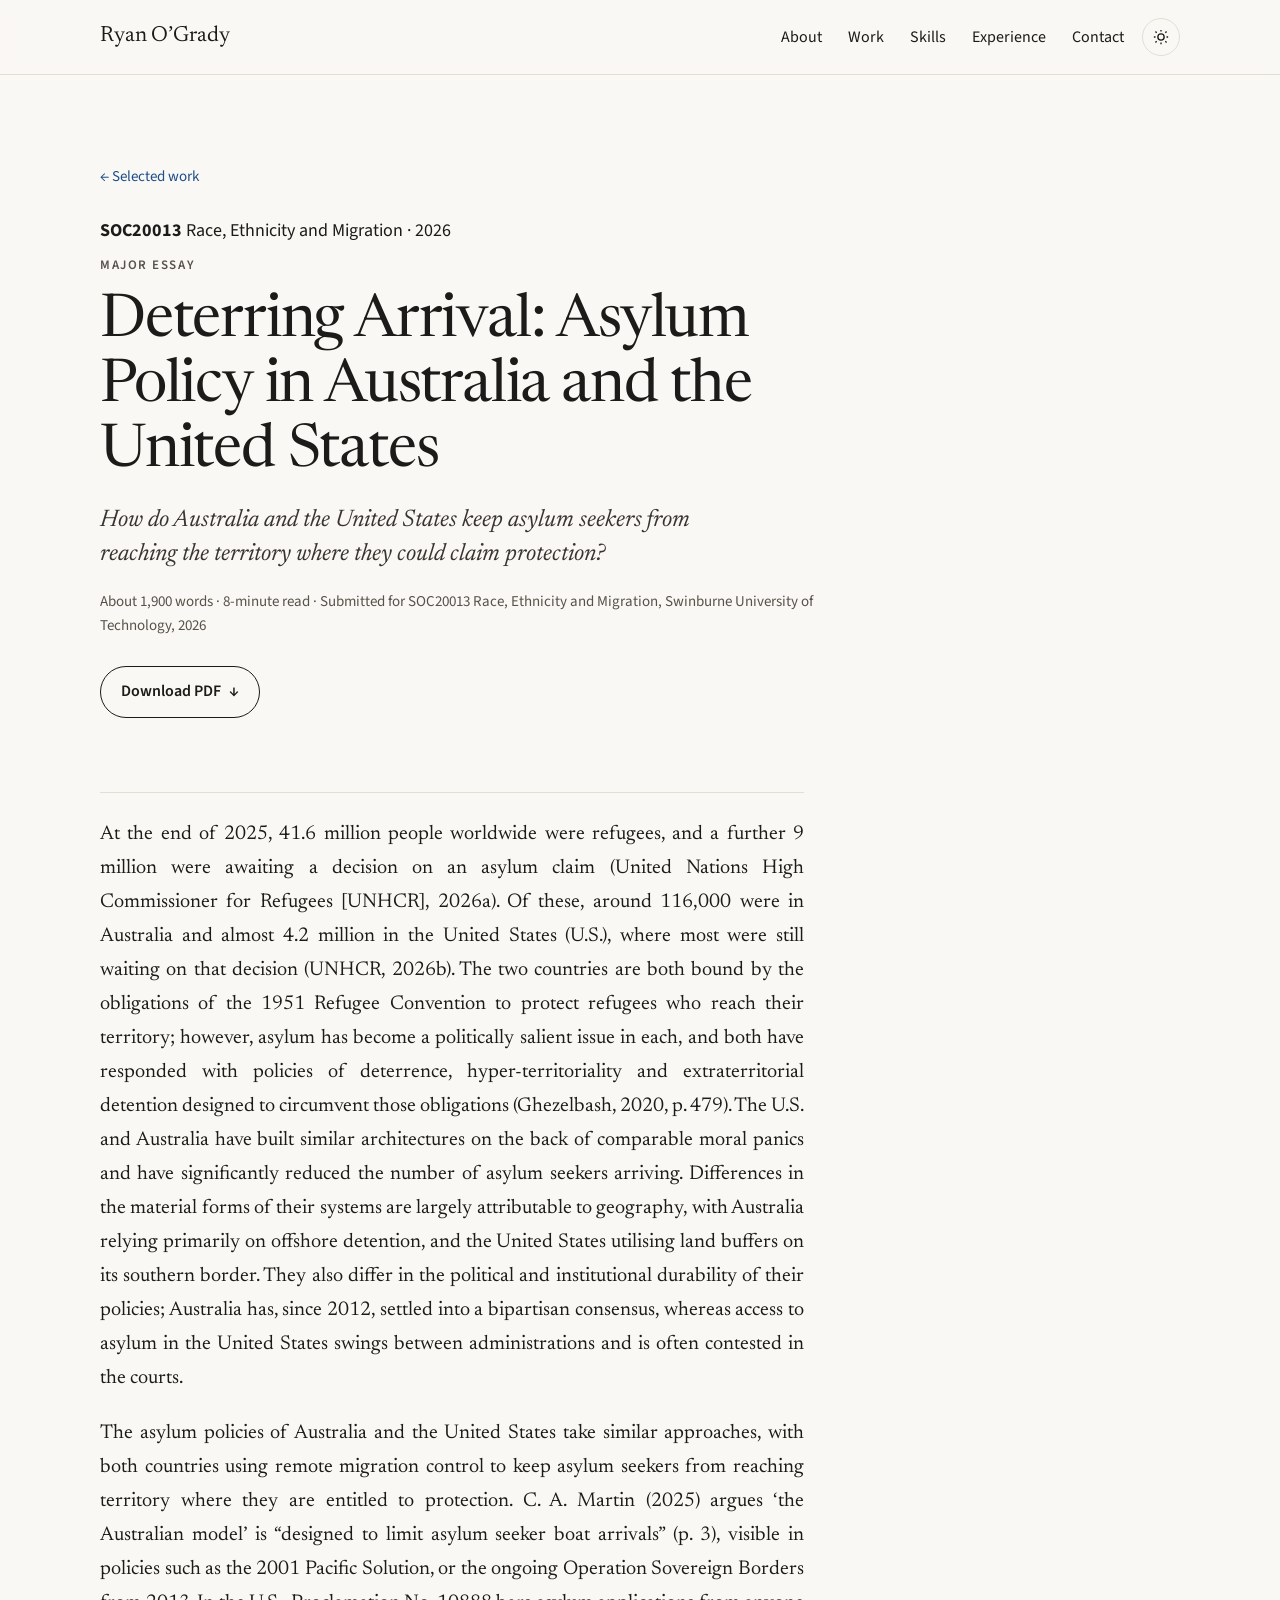
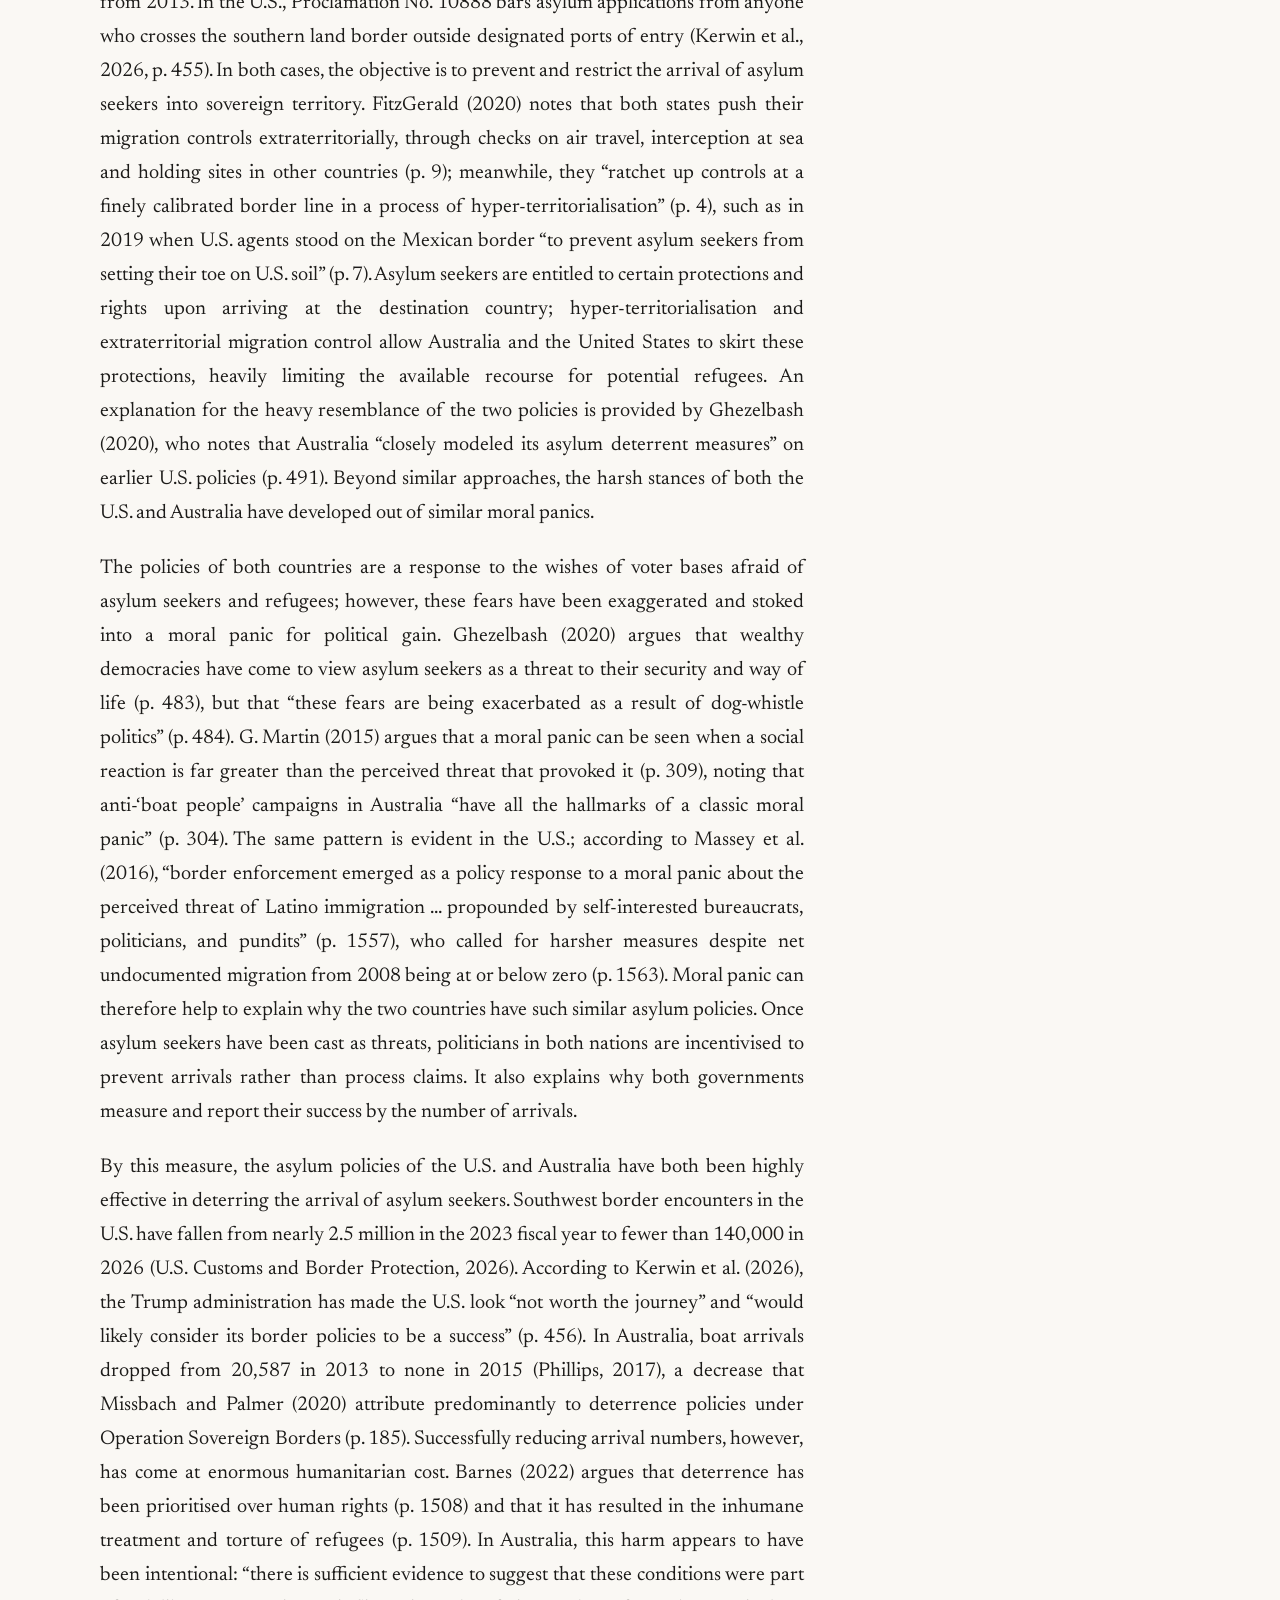
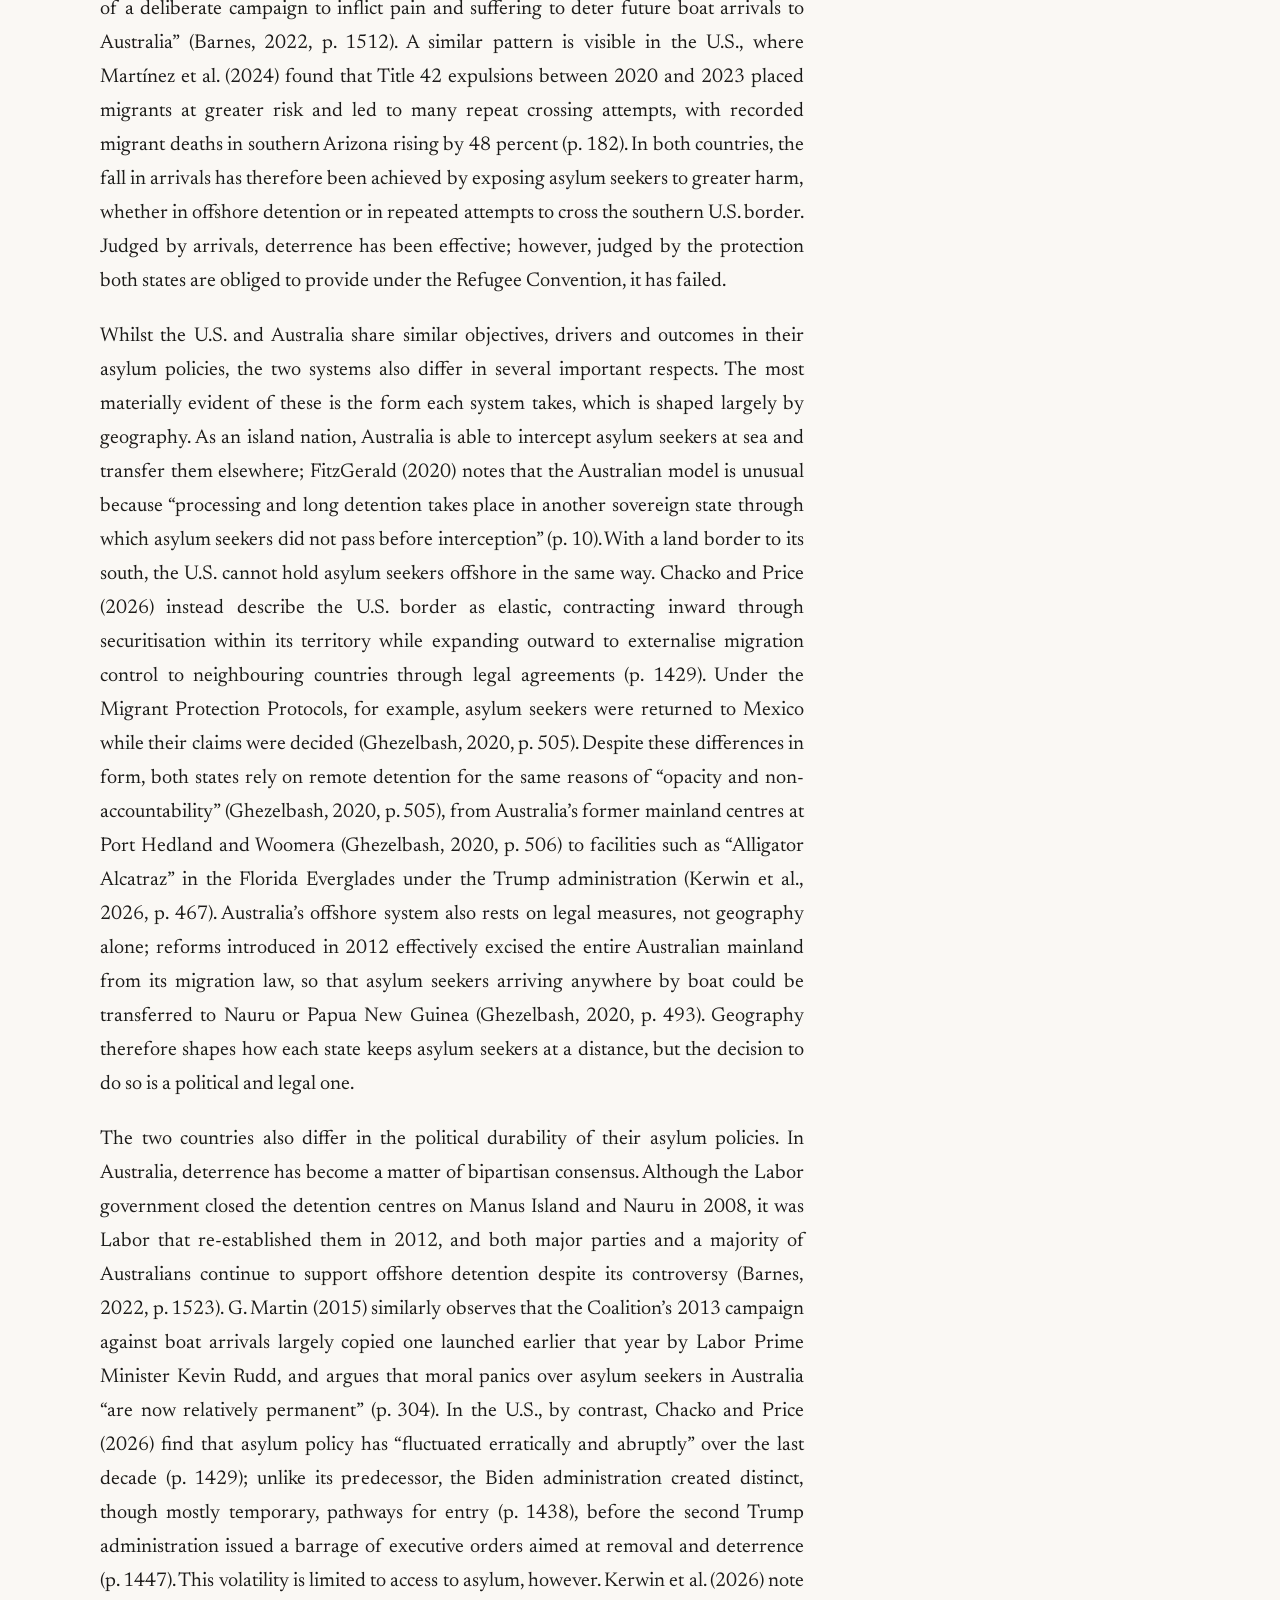
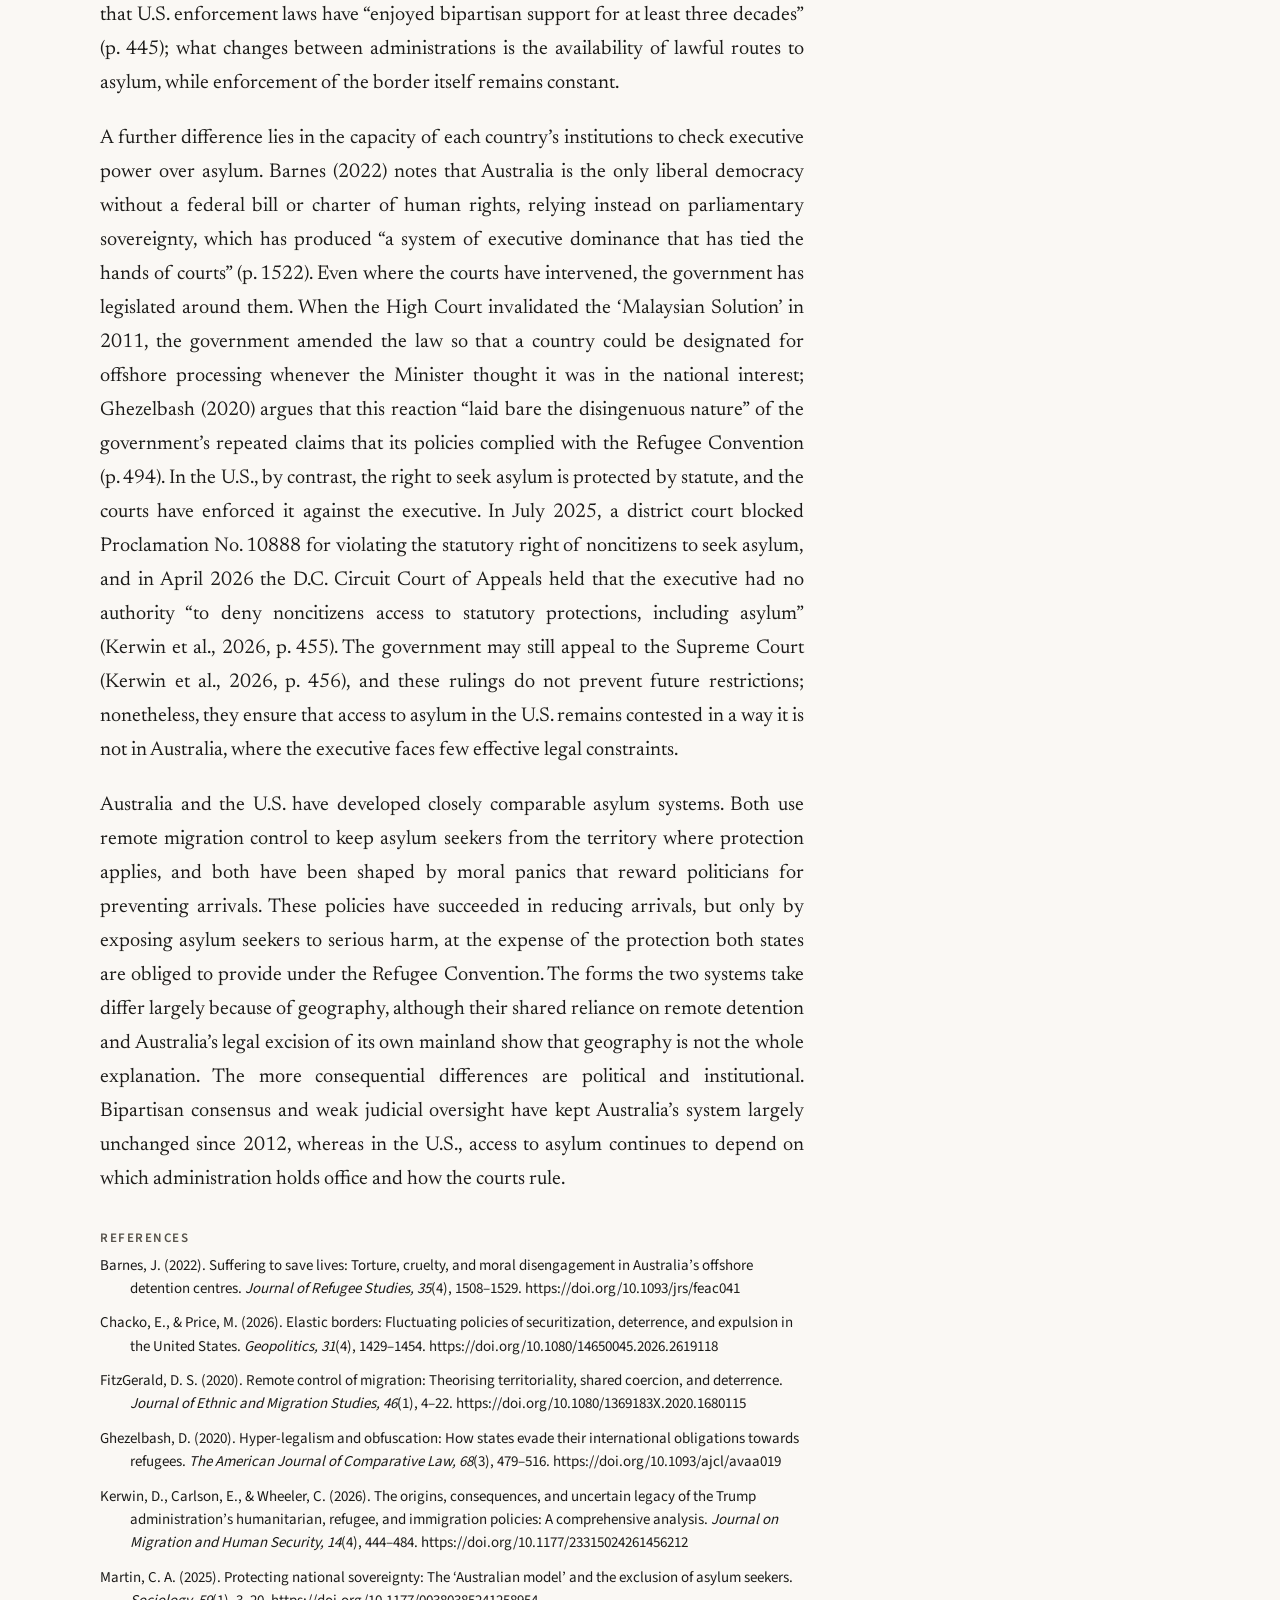
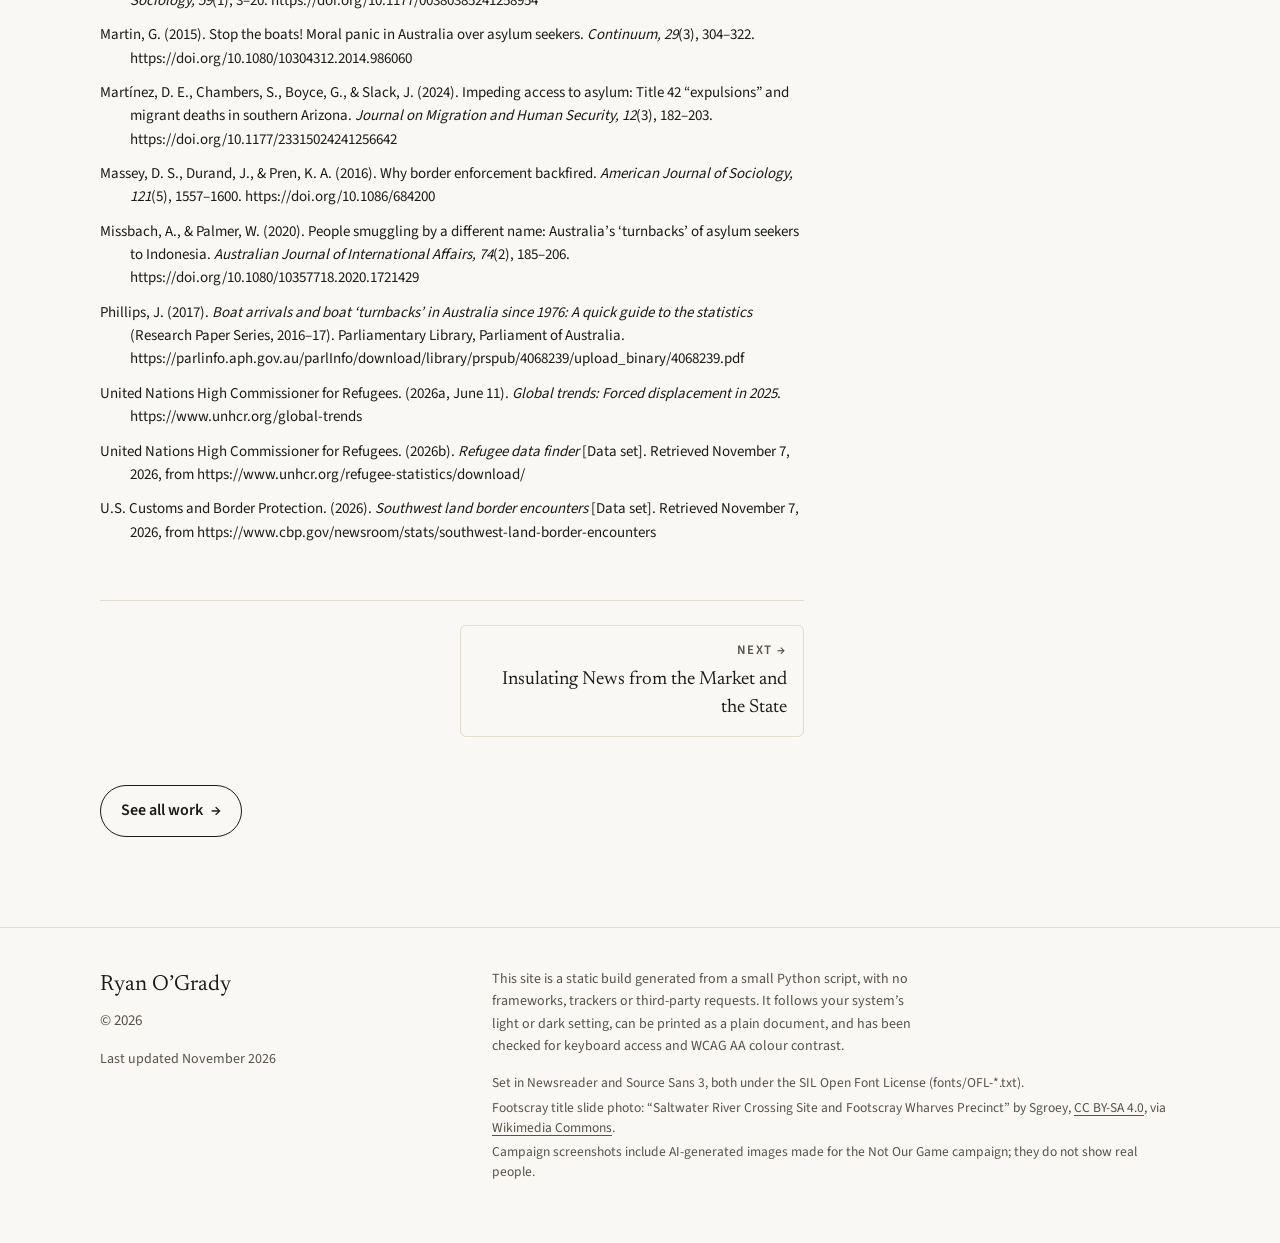
<file: essay-deterring-arrival.html>
<!doctype html><html lang="en-AU"><head><meta charset="utf-8"><meta name="viewport" content="width=device-width, initial-scale=1"><title>Deterring Arrival: Asylum Policy in Australia and the United States | Ryan O’Grady</title><meta name="description" content="Deterring Arrival: Asylum Policy in Australia and the United States: major essay by Ryan O’Grady for SOC20013 Race, Ethnicity and Migration, Swinburne University of Technology, 2026."><meta name="theme-color" content="#faf8f4"><meta property="og:type" content="website"><meta property="og:title" content="Deterring Arrival: Asylum Policy in Australia and the United States | Ryan O’Grady"><meta property="og:description" content="Deterring Arrival: Asylum Policy in Australia and the United States: major essay by Ryan O’Grady for SOC20013 Race, Ethnicity and Migration, Swinburne University of Technology, 2026."><meta property="og:url" content="https://ryanoogrady.netlify.app/essay-deterring-arrival.html"><meta property="og:image" content="https://ryanoogrady.netlify.app/og.jpg"><meta property="og:image:width" content="1200"><meta property="og:image:height" content="630"><meta property="og:image:alt" content="Ryan O’Grady: Bachelor of Arts (Politics, Power and Technology) · Swinburne"><meta name="twitter:card" content="summary_large_image"><link rel="icon" href="favicon.svg" type="image/svg+xml"><link rel="preload" href="fonts/newsreader.woff2" as="font" type="font/woff2" crossorigin><link rel="preload" href="fonts/source-sans-3.woff2" as="font" type="font/woff2" crossorigin><link rel="stylesheet" href="style.css?v=990493a196"><script>try{var t=localStorage.getItem("theme");if(t)document.documentElement.dataset.theme=t}catch(e){}</script><script src="site.js?v=990493a196" defer></script></head><body><a class="skip" href="#main">Skip to content</a><header class="site-head" id="top"><div class="wrap"><a class="brand" href="index.html">Ryan O’Grady</a><div class="head-tools"><nav class="nav" aria-label="Main"><ul><li><a href="index.html#about">About</a></li><li><a href="index.html#work">Work</a></li><li><a href="index.html#skills">Skills</a></li><li><a href="index.html#experience">Experience</a></li><li><a href="index.html#contact">Contact</a></li></ul></nav><button class="theme-toggle" type="button" aria-label="Switch to dark theme" hidden><svg class="sun" viewBox="0 0 24 24" fill="none" stroke="currentColor" stroke-width="1.8" aria-hidden="true"><circle cx="12" cy="12" r="4.2"/><path d="M12 2.5v2.2M12 19.3v2.2M4.6 4.6l1.6 1.6M17.8 17.8l1.6 1.6M2.5 12h2.2M19.3 12h2.2M4.6 19.4l1.6-1.6M17.8 6.2l1.6-1.6"/></svg><svg class="moon" viewBox="0 0 24 24" fill="none" stroke="currentColor" stroke-width="1.8" aria-hidden="true"><path d="M20 14.6A8.5 8.5 0 0 1 9.4 4a8.5 8.5 0 1 0 10.6 10.6z"/></svg></button></div></div><div class="progress" aria-hidden="true"></div></header><main id="main"><div class="wrap"><section class="page-hero essay-head" aria-labelledby="title"><p class="crumb"><a href="index.html#work"><span aria-hidden="true">&larr;</span> Selected work</a></p><p class="unit"><b>SOC20013</b> Race, Ethnicity and Migration <span aria-hidden="true">&middot;</span> 2026</p><p class="kicker">Major essay</p><h1 id="title">Deterring Arrival: Asylum Policy in Australia and the United States</h1><p class="standfirst">How do Australia and the United States keep asylum seekers from reaching the territory where they could claim protection?</p><p class="essay-meta">About 1,900 words &middot; 8-minute read &middot; Submitted for SOC20013 Race, Ethnicity and Migration, Swinburne University of Technology, 2026</p><p class="actions"><a class="btn" href="files/ryan-ogrady-deterring-arrival-asylum-policy.pdf">Download PDF <span class="arr" aria-hidden="true">&darr;</span></a></p></section><article class="essay-body" aria-labelledby="title"><p>At the end of 2025, 41.6 million people worldwide were refugees, and a further 9 million were awaiting a decision on an asylum claim (United Nations High Commissioner for Refugees [UNHCR], 2026a). Of these, around 116,000 were in Australia and almost 4.2 million in the United States (U.S.), where most were still waiting on that decision (UNHCR, 2026b). The two countries are both bound by the obligations of the 1951 Refugee Convention to protect refugees who reach their territory; however, asylum has become a politically salient issue in each, and both have responded with policies of deterrence, hyper-territoriality and extraterritorial detention designed to circumvent those obligations (Ghezelbash, 2020, p. 479). The U.S. and Australia have built similar architectures on the back of comparable moral panics and have significantly reduced the number of asylum seekers arriving. Differences in the material forms of their systems are largely attributable to geography, with Australia relying primarily on offshore detention, and the United States utilising land buffers on its southern border. They also differ in the political and institutional durability of their policies; Australia has, since 2012, settled into a bipartisan consensus, whereas access to asylum in the United States swings between administrations and is often contested in the courts.</p><p>The asylum policies of Australia and the United States take similar approaches, with both countries using remote migration control to keep asylum seekers from reaching territory where they are entitled to protection. C. A. Martin (2025) argues ‘the Australian model’ is “designed to limit asylum seeker boat arrivals” (p. 3), visible in policies such as the 2001 Pacific Solution, or the ongoing Operation Sovereign Borders from 2013. In the U.S., Proclamation No. 10888 bars asylum applications from anyone who crosses the southern land border outside designated ports of entry (Kerwin et al., 2026, p. 455). In both cases, the objective is to prevent and restrict the arrival of asylum seekers into sovereign territory. FitzGerald (2020) notes that both states push their migration controls extraterritorially, through checks on air travel, interception at sea and holding sites in other countries (p. 9); meanwhile, they “ratchet up controls at a finely calibrated border line in a process of hyper-territorialisation” (p. 4), such as in 2019 when U.S. agents stood on the Mexican border “to prevent asylum seekers from setting their toe on U.S. soil” (p. 7). Asylum seekers are entitled to certain protections and rights upon arriving at the destination country; hyper-territorialisation and extraterritorial migration control allow Australia and the United States to skirt these protections, heavily limiting the available recourse for potential refugees. An explanation for the heavy resemblance of the two policies is provided by Ghezelbash (2020), who notes that Australia “closely modeled its asylum deterrent measures” on earlier U.S. policies (p. 491). Beyond similar approaches, the harsh stances of both the U.S. and Australia have developed out of similar moral panics.</p><p>The policies of both countries are a response to the wishes of voter bases afraid of asylum seekers and refugees; however, these fears have been exaggerated and stoked into a moral panic for political gain. Ghezelbash (2020) argues that wealthy democracies have come to view asylum seekers as a threat to their security and way of life (p. 483), but that “these fears are being exacerbated as a result of dog-whistle politics” (p. 484). G. Martin (2015) argues that a moral panic can be seen when a social reaction is far greater than the perceived threat that provoked it (p. 309), noting that anti-‘boat people’ campaigns in Australia “have all the hallmarks of a classic moral panic” (p. 304). The same pattern is evident in the U.S.; according to Massey et al. (2016), “border enforcement emerged as a policy response to a moral panic about the perceived threat of Latino immigration … propounded by self-interested bureaucrats, politicians, and pundits” (p. 1557), who called for harsher measures despite net undocumented migration from 2008 being at or below zero (p. 1563). Moral panic can therefore help to explain why the two countries have such similar asylum policies. Once asylum seekers have been cast as threats, politicians in both nations are incentivised to prevent arrivals rather than process claims. It also explains why both governments measure and report their success by the number of arrivals.</p><p>By this measure, the asylum policies of the U.S. and Australia have both been highly effective in deterring the arrival of asylum seekers. Southwest border encounters in the U.S. have fallen from nearly 2.5 million in the 2023 fiscal year to fewer than 140,000 in 2026 (U.S. Customs and Border Protection, 2026). According to Kerwin et al. (2026), the Trump administration has made the U.S. look “not worth the journey” and “would likely consider its border policies to be a success” (p. 456). In Australia, boat arrivals dropped from 20,587 in 2013 to none in 2015 (Phillips, 2017), a decrease that Missbach and Palmer (2020) attribute predominantly to deterrence policies under Operation Sovereign Borders (p. 185). Successfully reducing arrival numbers, however, has come at enormous humanitarian cost. Barnes (2022) argues that deterrence has been prioritised over human rights (p. 1508) and that it has resulted in the inhumane treatment and torture of refugees (p. 1509). In Australia, this harm appears to have been intentional: “there is sufficient evidence to suggest that these conditions were part of a deliberate campaign to inflict pain and suffering to deter future boat arrivals to Australia” (Barnes, 2022, p. 1512). A similar pattern is visible in the U.S., where Martínez et al. (2024) found that Title 42 expulsions between 2020 and 2023 placed migrants at greater risk and led to many repeat crossing attempts, with recorded migrant deaths in southern Arizona rising by 48 percent (p. 182). In both countries, the fall in arrivals has therefore been achieved by exposing asylum seekers to greater harm, whether in offshore detention or in repeated attempts to cross the southern U.S. border. Judged by arrivals, deterrence has been effective; however, judged by the protection both states are obliged to provide under the Refugee Convention, it has failed.</p><p>Whilst the U.S. and Australia share similar objectives, drivers and outcomes in their asylum policies, the two systems also differ in several important respects. The most materially evident of these is the form each system takes, which is shaped largely by geography. As an island nation, Australia is able to intercept asylum seekers at sea and transfer them elsewhere; FitzGerald (2020) notes that the Australian model is unusual because “processing and long detention takes place in another sovereign state through which asylum seekers did not pass before interception” (p. 10). With a land border to its south, the U.S. cannot hold asylum seekers offshore in the same way. Chacko and Price (2026) instead describe the U.S. border as elastic, contracting inward through securitisation within its territory while expanding outward to externalise migration control to neighbouring countries through legal agreements (p. 1429). Under the Migrant Protection Protocols, for example, asylum seekers were returned to Mexico while their claims were decided (Ghezelbash, 2020, p. 505). Despite these differences in form, both states rely on remote detention for the same reasons of “opacity and non-accountability” (Ghezelbash, 2020, p. 505), from Australia’s former mainland centres at Port Hedland and Woomera (Ghezelbash, 2020, p. 506) to facilities such as “Alligator Alcatraz” in the Florida Everglades under the Trump administration (Kerwin et al., 2026, p. 467). Australia’s offshore system also rests on legal measures, not geography alone; reforms introduced in 2012 effectively excised the entire Australian mainland from its migration law, so that asylum seekers arriving anywhere by boat could be transferred to Nauru or Papua New Guinea (Ghezelbash, 2020, p. 493). Geography therefore shapes how each state keeps asylum seekers at a distance, but the decision to do so is a political and legal one.</p><p>The two countries also differ in the political durability of their asylum policies. In Australia, deterrence has become a matter of bipartisan consensus. Although the Labor government closed the detention centres on Manus Island and Nauru in 2008, it was Labor that re-established them in 2012, and both major parties and a majority of Australians continue to support offshore detention despite its controversy (Barnes, 2022, p. 1523). G. Martin (2015) similarly observes that the Coalition’s 2013 campaign against boat arrivals largely copied one launched earlier that year by Labor Prime Minister Kevin Rudd, and argues that moral panics over asylum seekers in Australia “are now relatively permanent” (p. 304). In the U.S., by contrast, Chacko and Price (2026) find that asylum policy has “fluctuated erratically and abruptly” over the last decade (p. 1429); unlike its predecessor, the Biden administration created distinct, though mostly temporary, pathways for entry (p. 1438), before the second Trump administration issued a barrage of executive orders aimed at removal and deterrence (p. 1447). This volatility is limited to access to asylum, however. Kerwin et al. (2026) note that U.S. enforcement laws have “enjoyed bipartisan support for at least three decades” (p. 445); what changes between administrations is the availability of lawful routes to asylum, while enforcement of the border itself remains constant.</p><p>A further difference lies in the capacity of each country’s institutions to check executive power over asylum. Barnes (2022) notes that Australia is the only liberal democracy without a federal bill or charter of human rights, relying instead on parliamentary sovereignty, which has produced “a system of executive dominance that has tied the hands of courts” (p. 1522). Even where the courts have intervened, the government has legislated around them. When the High Court invalidated the ‘Malaysian Solution’ in 2011, the government amended the law so that a country could be designated for offshore processing whenever the Minister thought it was in the national interest; Ghezelbash (2020) argues that this reaction “laid bare the disingenuous nature” of the government’s repeated claims that its policies complied with the Refugee Convention (p. 494). In the U.S., by contrast, the right to seek asylum is protected by statute, and the courts have enforced it against the executive. In July 2025, a district court blocked Proclamation No. 10888 for violating the statutory right of noncitizens to seek asylum, and in April 2026 the D.C. Circuit Court of Appeals held that the executive had no authority “to deny noncitizens access to statutory protections, including asylum” (Kerwin et al., 2026, p. 455). The government may still appeal to the Supreme Court (Kerwin et al., 2026, p. 456), and these rulings do not prevent future restrictions; nonetheless, they ensure that access to asylum in the U.S. remains contested in a way it is not in Australia, where the executive faces few effective legal constraints.</p><p>Australia and the U.S. have developed closely comparable asylum systems. Both use remote migration control to keep asylum seekers from the territory where protection applies, and both have been shaped by moral panics that reward politicians for preventing arrivals. These policies have succeeded in reducing arrivals, but only by exposing asylum seekers to serious harm, at the expense of the protection both states are obliged to provide under the Refugee Convention. The forms the two systems take differ largely because of geography, although their shared reliance on remote detention and Australia’s legal excision of its own mainland show that geography is not the whole explanation. The more consequential differences are political and institutional. Bipartisan consensus and weak judicial oversight have kept Australia’s system largely unchanged since 2012, whereas in the U.S., access to asylum continues to depend on which administration holds office and how the courts rule.</p><h2 class="refs-h">References</h2><ul class="refs"><li>Barnes, J. (2022). Suffering to save lives: Torture, cruelty, and moral disengagement in Australia’s offshore detention centres. <em>Journal of Refugee Studies, 35</em>(4), 1508–1529. https://doi.org/10.1093/jrs/feac041</li><li>Chacko, E., &amp; Price, M. (2026). Elastic borders: Fluctuating policies of securitization, deterrence, and expulsion in the United States. <em>Geopolitics, 31</em>(4), 1429–1454. https://doi.org/10.1080/14650045.2026.2619118</li><li>FitzGerald, D. S. (2020). Remote control of migration: Theorising territoriality, shared coercion, and deterrence. <em>Journal of Ethnic and Migration Studies, 46</em>(1), 4–22. https://doi.org/10.1080/1369183X.2020.1680115</li><li>Ghezelbash, D. (2020). Hyper-legalism and obfuscation: How states evade their international obligations towards refugees. <em>The American Journal of Comparative Law, 68</em>(3), 479–516. https://doi.org/10.1093/ajcl/avaa019</li><li>Kerwin, D., Carlson, E., &amp; Wheeler, C. (2026). The origins, consequences, and uncertain legacy of the Trump administration’s humanitarian, refugee, and immigration policies: A comprehensive analysis. <em>Journal on Migration and Human Security, 14</em>(4), 444–484. https://doi.org/10.1177/23315024261456212</li><li>Martin, C. A. (2025). Protecting national sovereignty: The ‘Australian model’ and the exclusion of asylum seekers. <em>Sociology, 59</em>(1), 3–20. https://doi.org/10.1177/00380385241258954</li><li>Martin, G. (2015). Stop the boats! Moral panic in Australia over asylum seekers. <em>Continuum, 29</em>(3), 304–322. https://doi.org/10.1080/10304312.2014.986060</li><li>Martínez, D. E., Chambers, S., Boyce, G., &amp; Slack, J. (2024). Impeding access to asylum: Title 42 “expulsions” and migrant deaths in southern Arizona. <em>Journal on Migration and Human Security, 12</em>(3), 182–203. https://doi.org/10.1177/23315024241256642</li><li>Massey, D. S., Durand, J., &amp; Pren, K. A. (2016). Why border enforcement backfired. <em>American Journal of Sociology, 121</em>(5), 1557–1600. https://doi.org/10.1086/684200</li><li>Missbach, A., &amp; Palmer, W. (2020). People smuggling by a different name: Australia’s ‘turnbacks’ of asylum seekers to Indonesia. <em>Australian Journal of International Affairs, 74</em>(2), 185–206. https://doi.org/10.1080/10357718.2020.1721429</li><li>Phillips, J. (2017). <em>Boat arrivals and boat ‘turnbacks’ in Australia since 1976: A quick guide to the statistics</em> (Research Paper Series, 2016–17). Parliamentary Library, Parliament of Australia. https://parlinfo.aph.gov.au/parlInfo/download/library/prspub/4068239/upload_binary/4068239.pdf</li><li>United Nations High Commissioner for Refugees. (2026a, June 11). <em>Global trends: Forced displacement in 2025</em>. https://www.unhcr.org/global-trends</li><li>United Nations High Commissioner for Refugees. (2026b). <em>Refugee data finder</em> [Data set]. Retrieved November 7, 2026, from https://www.unhcr.org/refugee-statistics/download/</li><li>U.S. Customs and Border Protection. (2026). <em>Southwest land border encounters</em> [Data set]. Retrieved November 7, 2026, from https://www.cbp.gov/newsroom/stats/southwest-land-border-encounters</li></ul></article><nav class="essay-nav" aria-label="More essays"><a class="next" href="essay-insulating-news.html"><span class="dir">Next &rarr;</span><span class="t">Insulating News from the Market and the State</span></a></nav><p style="padding:24px 0 72px"><a class="btn" href="index.html#work">See all work <span class="arr" aria-hidden="true">&rarr;</span></a></p></div></main><footer class="site-foot"><div class="wrap"><div><p class="name">Ryan O’Grady</p><p>&copy; 2026</p><p class="updated">Last updated November 2026</p></div><div><p class="colophon">This site is a static build generated from a small Python script, with no frameworks, trackers or third-party requests. It follows your system’s light or dark setting, can be printed as a plain document, and has been checked for keyboard access and WCAG AA colour contrast.</p><ul class="credits"><li>Set in Newsreader and Source Sans 3, both under the SIL Open Font License (fonts/OFL-*.txt).</li><li>Footscray title slide photo: “Saltwater River Crossing Site and Footscray Wharves Precinct” by Sgroey, <a href="https://creativecommons.org/licenses/by-sa/4.0/">CC BY-SA 4.0</a>, via <a href="https://commons.wikimedia.org/wiki/File:Saltwater_River_Crossing_Site_and_Footscray_Wharves_Precinct.jpg">Wikimedia Commons</a>.</li><li>Campaign screenshots include AI-generated images made for the Not Our Game campaign; they do not show real people.</li></ul></div></div></footer></body></html>
</file>
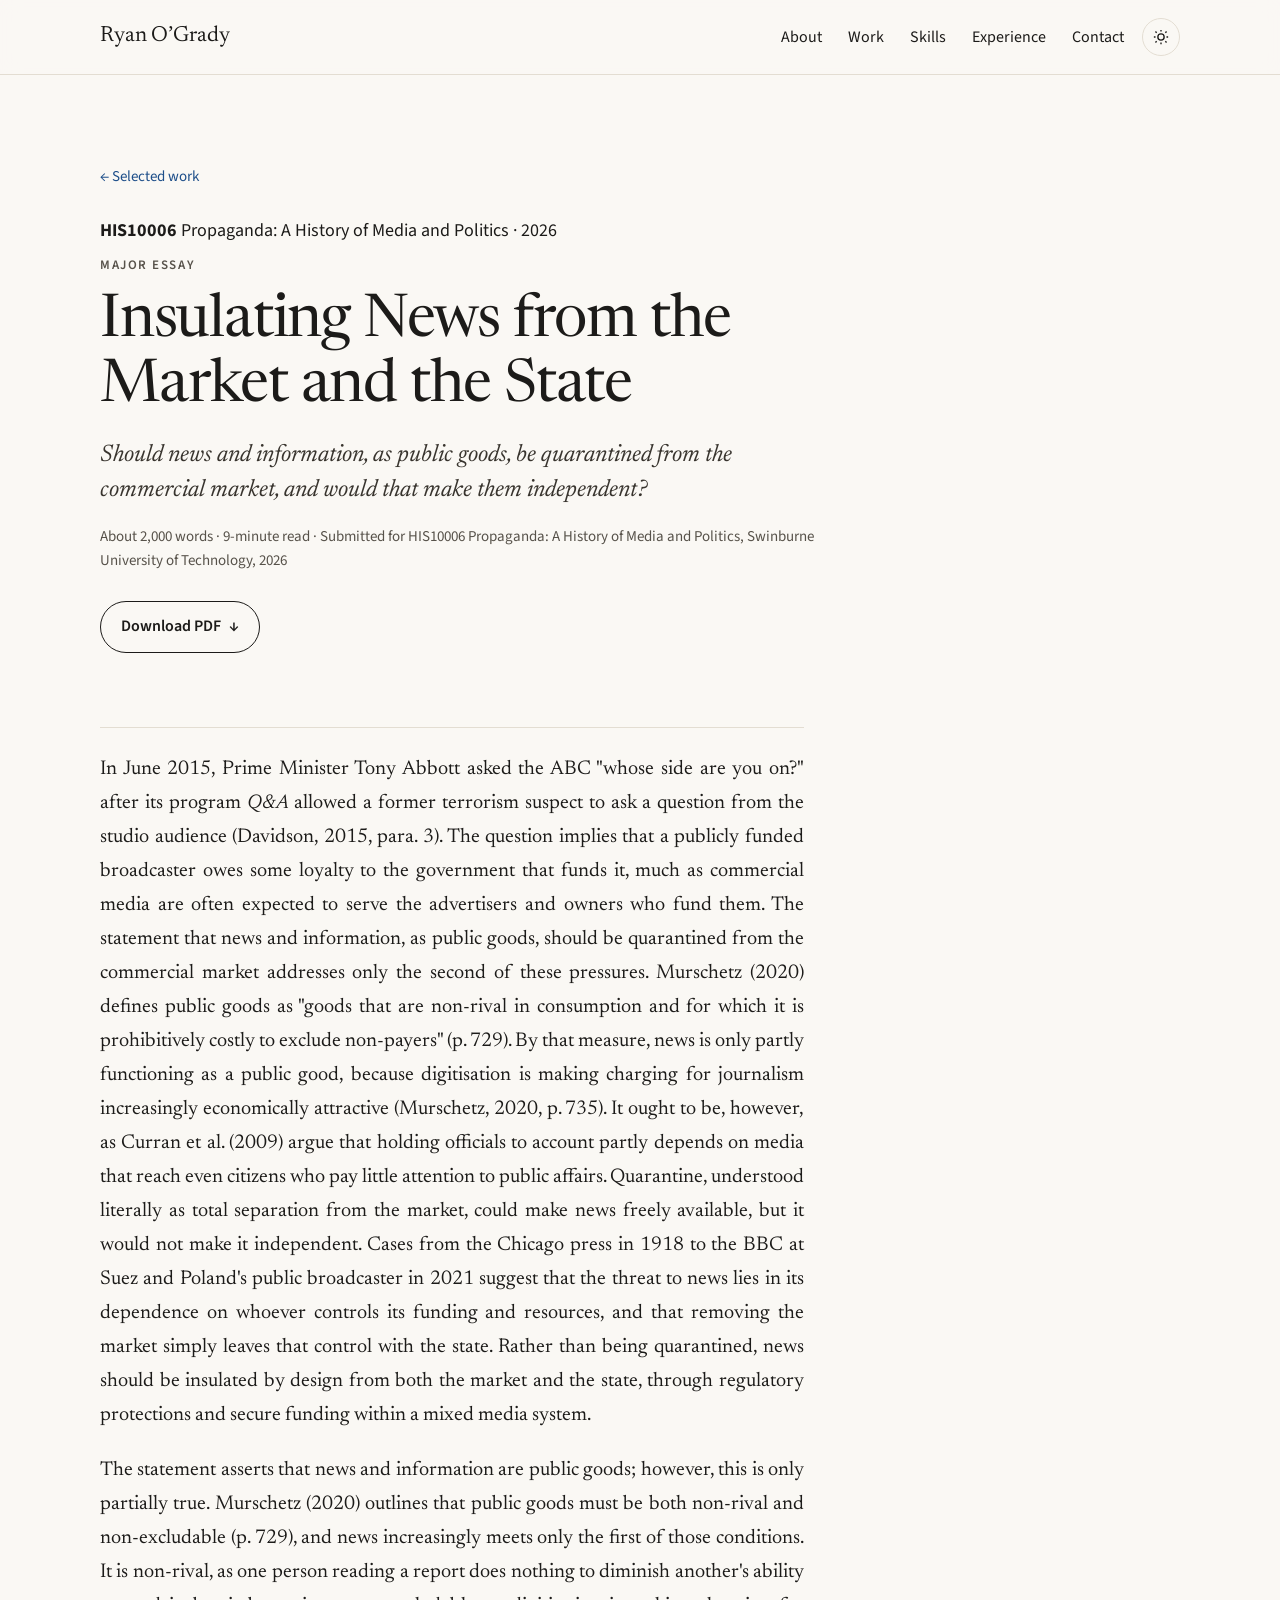
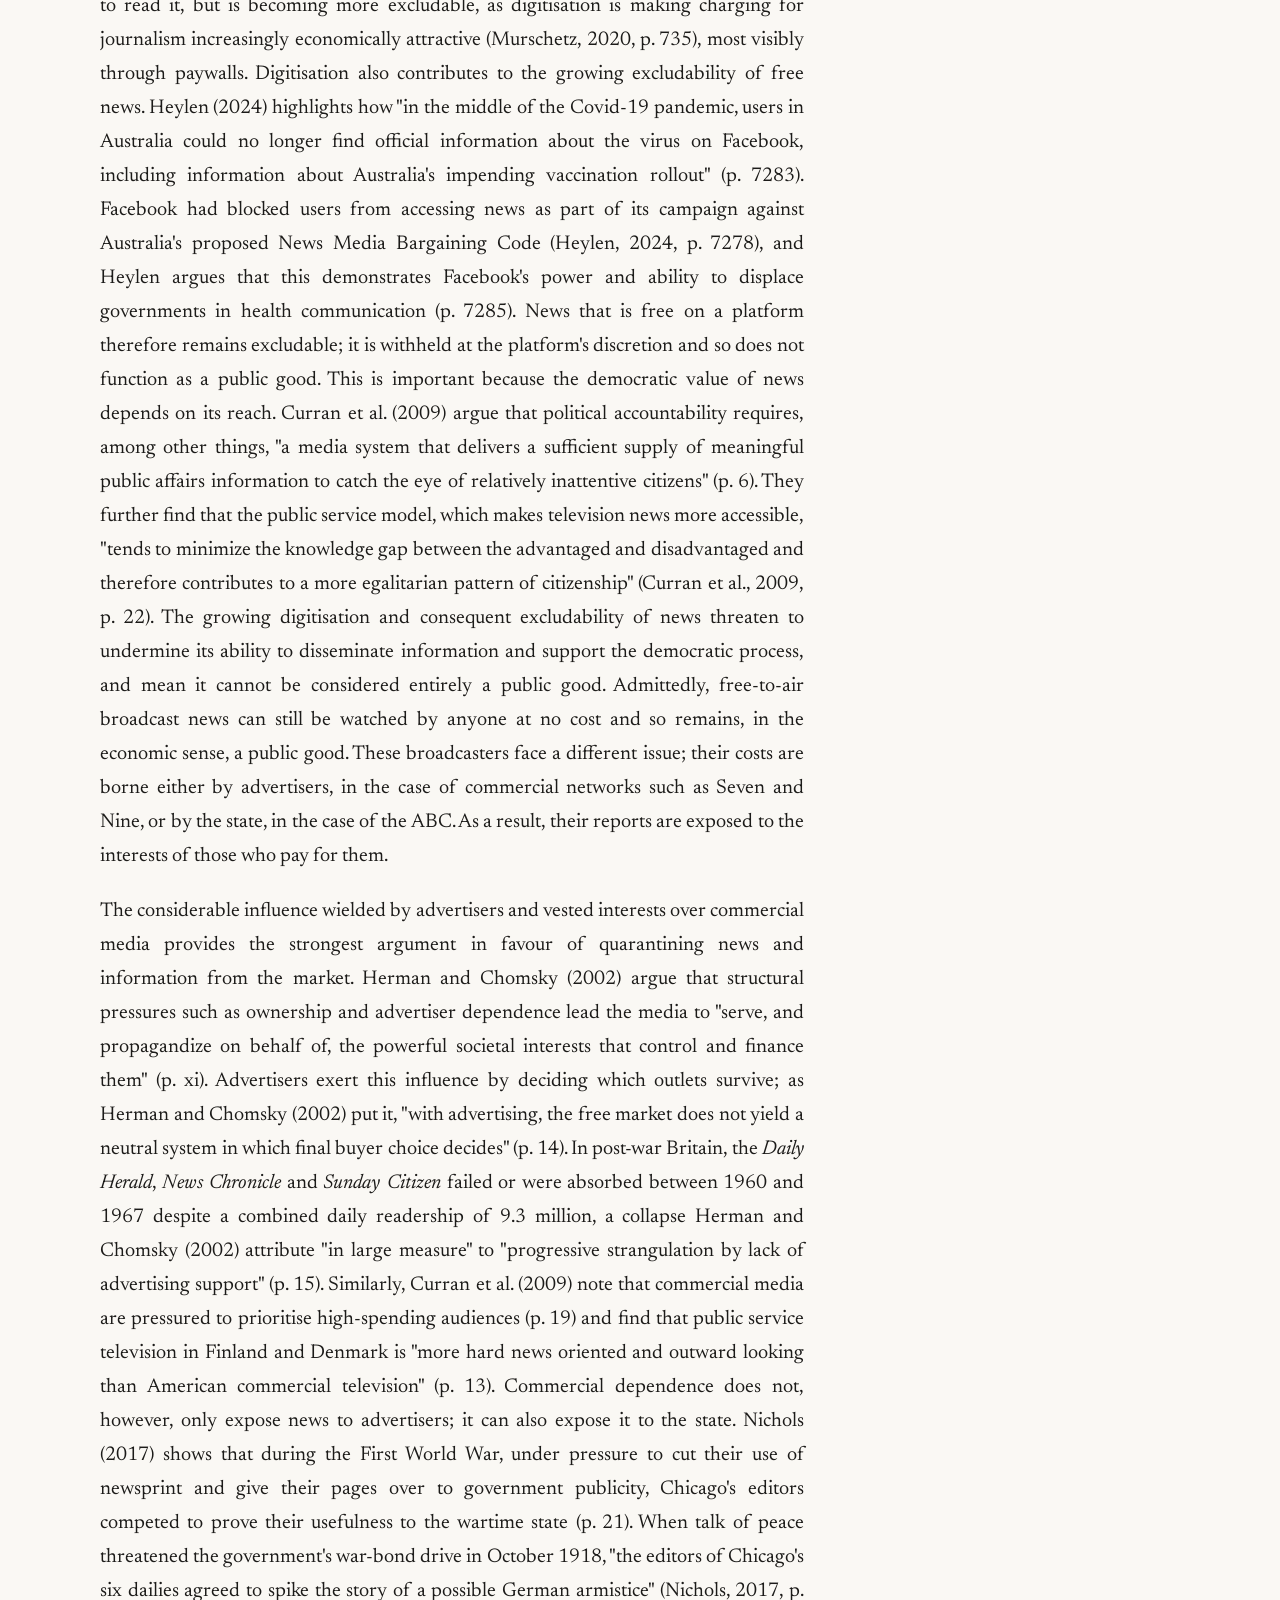
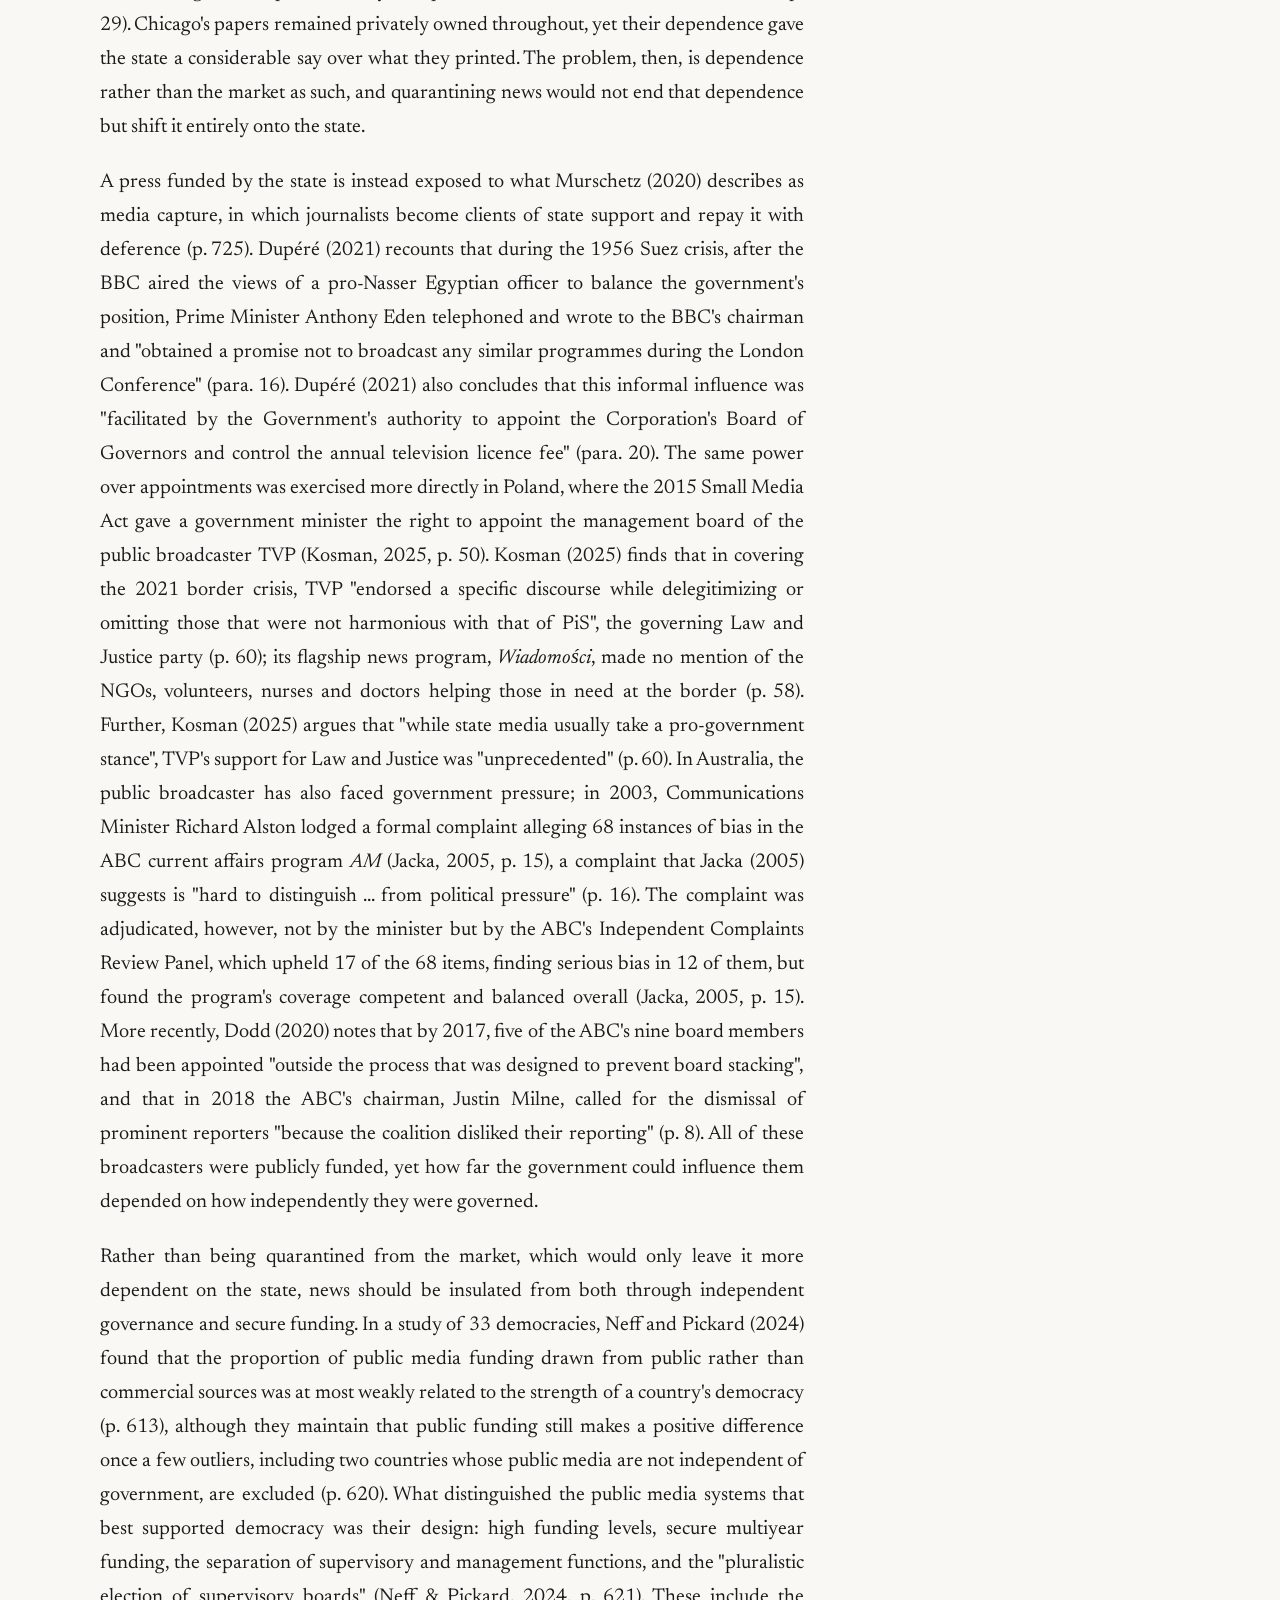
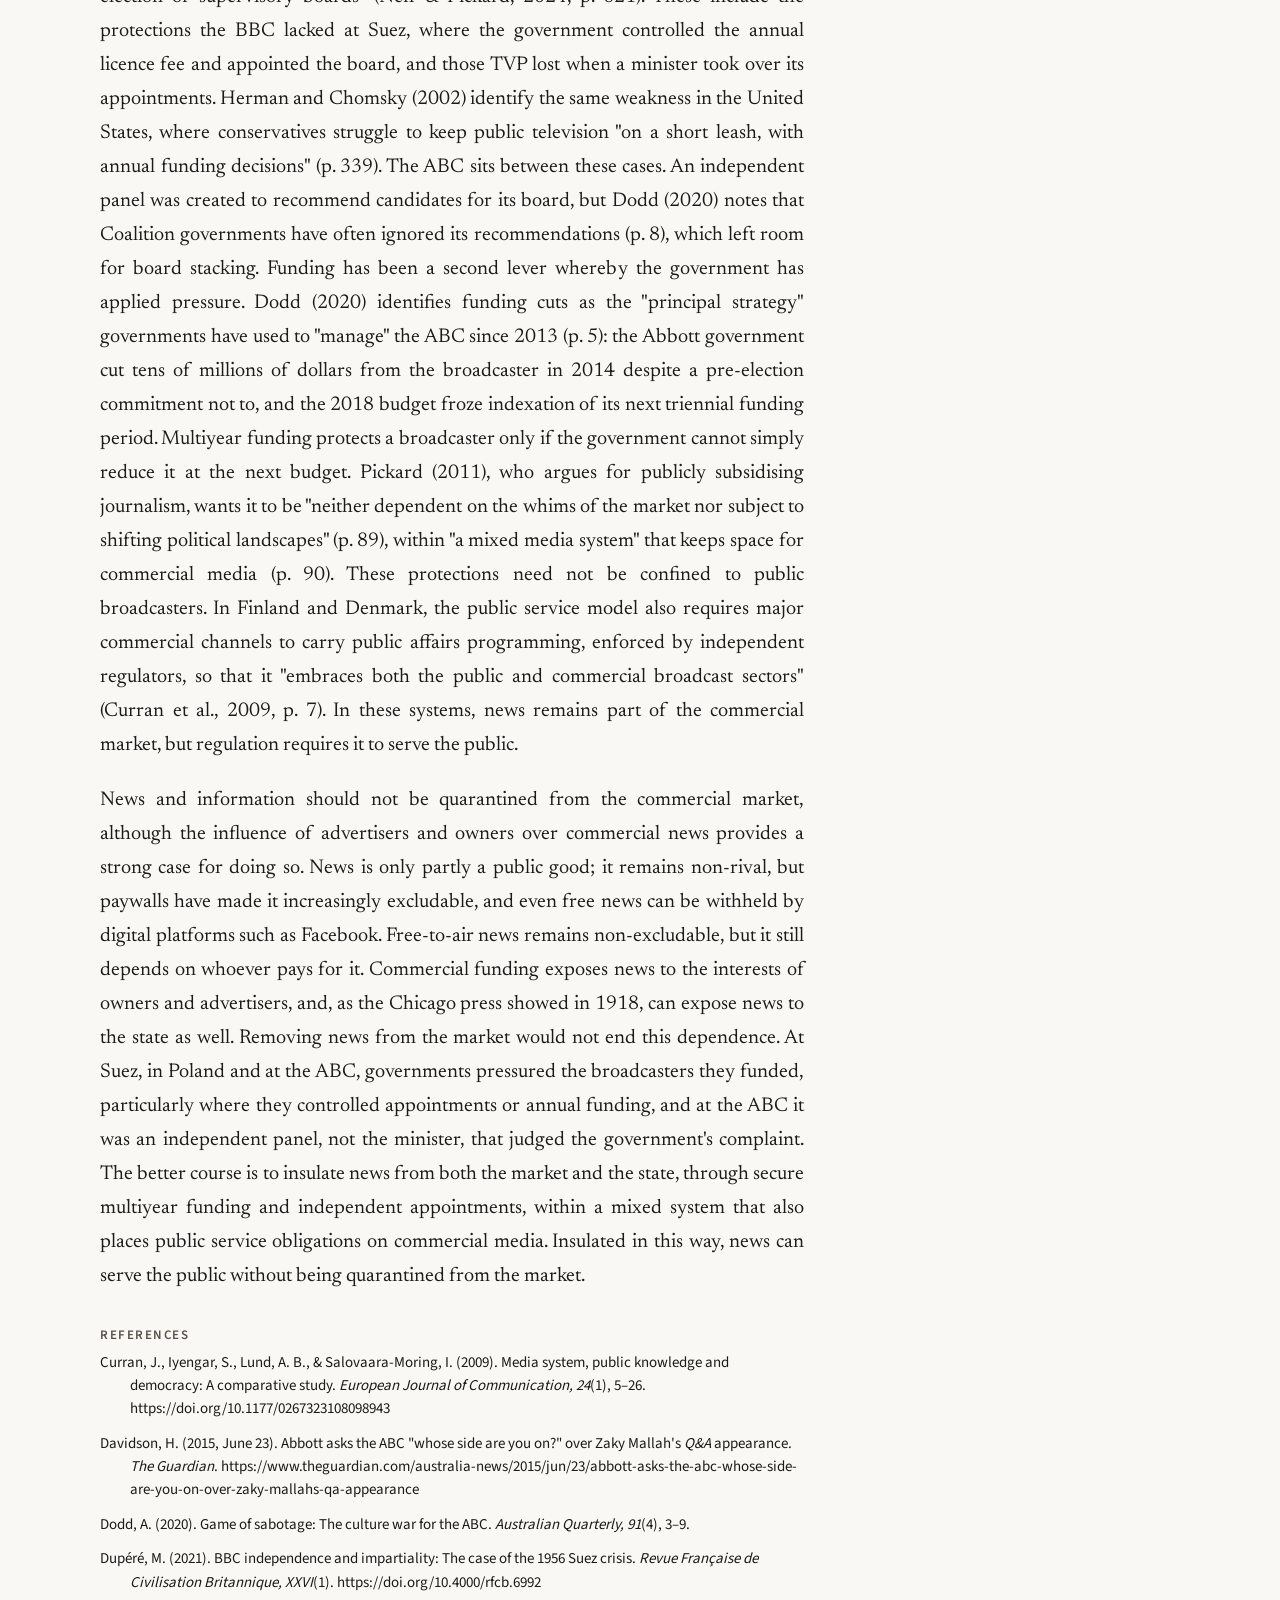
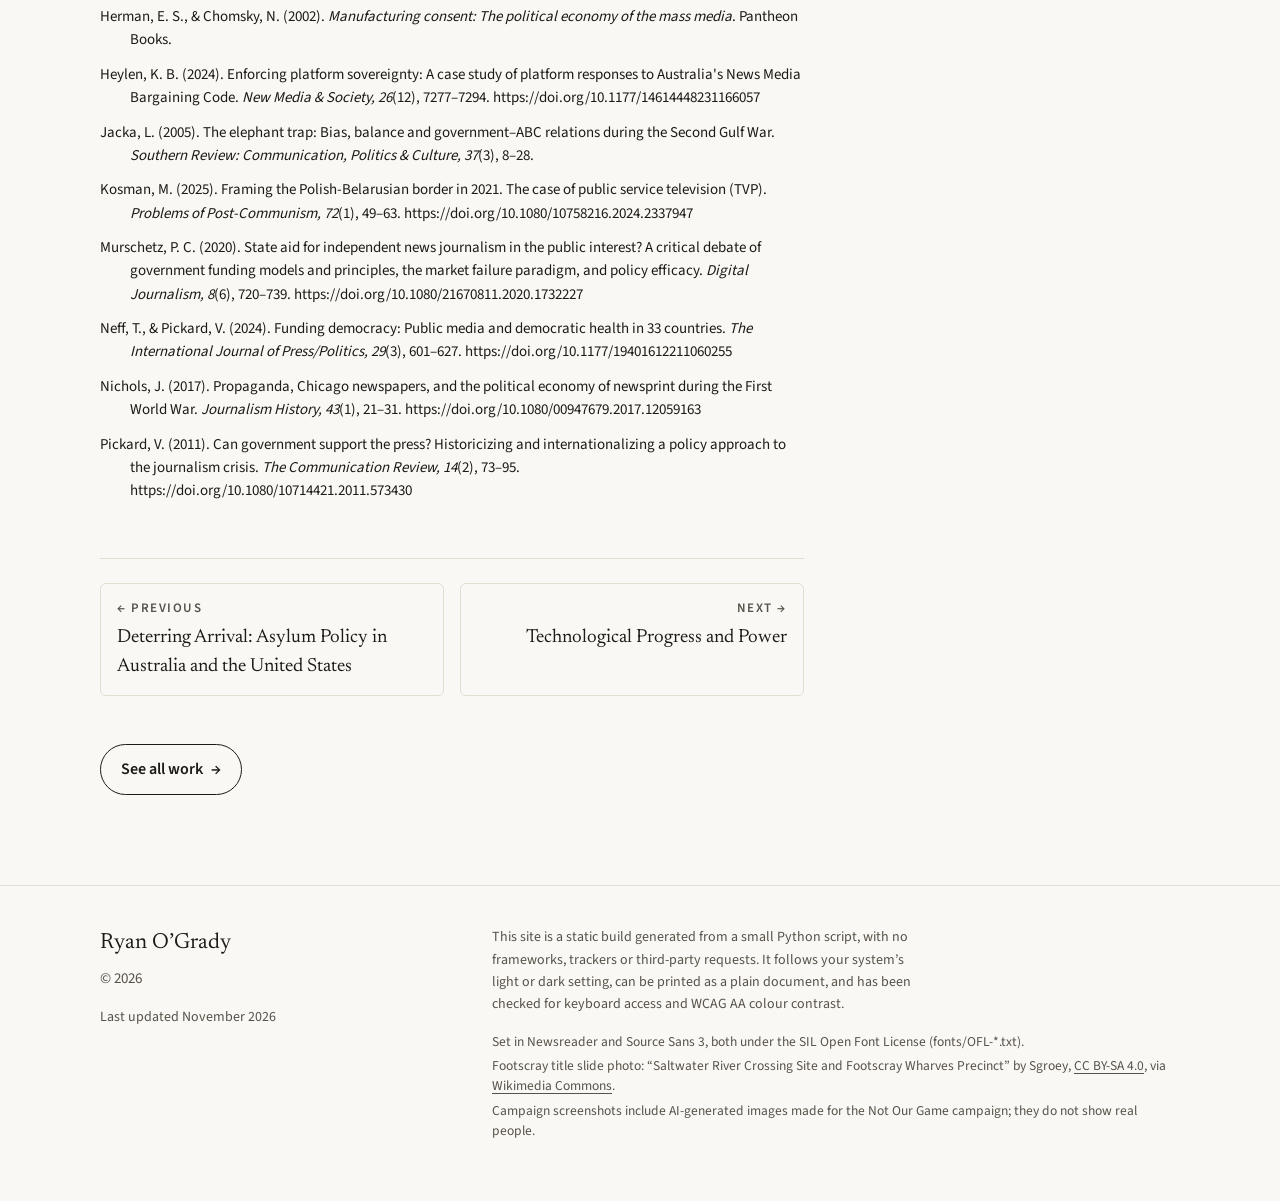
<file: essay-insulating-news.html>
<!doctype html><html lang="en-AU"><head><meta charset="utf-8"><meta name="viewport" content="width=device-width, initial-scale=1"><title>Insulating News from the Market and the State | Ryan O’Grady</title><meta name="description" content="Insulating News from the Market and the State: major essay by Ryan O’Grady for HIS10006 Propaganda: A History of Media and Politics, Swinburne University of Technology, 2026."><meta name="theme-color" content="#faf8f4"><meta property="og:type" content="website"><meta property="og:title" content="Insulating News from the Market and the State | Ryan O’Grady"><meta property="og:description" content="Insulating News from the Market and the State: major essay by Ryan O’Grady for HIS10006 Propaganda: A History of Media and Politics, Swinburne University of Technology, 2026."><meta property="og:url" content="https://ryanoogrady.netlify.app/essay-insulating-news.html"><meta property="og:image" content="https://ryanoogrady.netlify.app/og.jpg"><meta property="og:image:width" content="1200"><meta property="og:image:height" content="630"><meta property="og:image:alt" content="Ryan O’Grady: Bachelor of Arts (Politics, Power and Technology) · Swinburne"><meta name="twitter:card" content="summary_large_image"><link rel="icon" href="favicon.svg" type="image/svg+xml"><link rel="preload" href="fonts/newsreader.woff2" as="font" type="font/woff2" crossorigin><link rel="preload" href="fonts/source-sans-3.woff2" as="font" type="font/woff2" crossorigin><link rel="stylesheet" href="style.css?v=990493a196"><script>try{var t=localStorage.getItem("theme");if(t)document.documentElement.dataset.theme=t}catch(e){}</script><script src="site.js?v=990493a196" defer></script></head><body><a class="skip" href="#main">Skip to content</a><header class="site-head" id="top"><div class="wrap"><a class="brand" href="index.html">Ryan O’Grady</a><div class="head-tools"><nav class="nav" aria-label="Main"><ul><li><a href="index.html#about">About</a></li><li><a href="index.html#work">Work</a></li><li><a href="index.html#skills">Skills</a></li><li><a href="index.html#experience">Experience</a></li><li><a href="index.html#contact">Contact</a></li></ul></nav><button class="theme-toggle" type="button" aria-label="Switch to dark theme" hidden><svg class="sun" viewBox="0 0 24 24" fill="none" stroke="currentColor" stroke-width="1.8" aria-hidden="true"><circle cx="12" cy="12" r="4.2"/><path d="M12 2.5v2.2M12 19.3v2.2M4.6 4.6l1.6 1.6M17.8 17.8l1.6 1.6M2.5 12h2.2M19.3 12h2.2M4.6 19.4l1.6-1.6M17.8 6.2l1.6-1.6"/></svg><svg class="moon" viewBox="0 0 24 24" fill="none" stroke="currentColor" stroke-width="1.8" aria-hidden="true"><path d="M20 14.6A8.5 8.5 0 0 1 9.4 4a8.5 8.5 0 1 0 10.6 10.6z"/></svg></button></div></div><div class="progress" aria-hidden="true"></div></header><main id="main"><div class="wrap"><section class="page-hero essay-head" aria-labelledby="title"><p class="crumb"><a href="index.html#work"><span aria-hidden="true">&larr;</span> Selected work</a></p><p class="unit"><b>HIS10006</b> Propaganda: A History of Media and Politics <span aria-hidden="true">&middot;</span> 2026</p><p class="kicker">Major essay</p><h1 id="title">Insulating News from the Market and the State</h1><p class="standfirst">Should news and information, as public goods, be quarantined from the commercial market, and would that make them independent?</p><p class="essay-meta">About 2,000 words &middot; 9-minute read &middot; Submitted for HIS10006 Propaganda: A History of Media and Politics, Swinburne University of Technology, 2026</p><p class="actions"><a class="btn" href="files/ryan-ogrady-insulating-news.pdf">Download PDF <span class="arr" aria-hidden="true">&darr;</span></a></p></section><article class="essay-body" aria-labelledby="title"><p>In June 2015, Prime Minister Tony Abbott asked the ABC "whose side are you on?" after its program <em>Q&amp;A</em> allowed a former terrorism suspect to ask a question from the studio audience (Davidson, 2015, para. 3). The question implies that a publicly funded broadcaster owes some loyalty to the government that funds it, much as commercial media are often expected to serve the advertisers and owners who fund them. The statement that news and information, as public goods, should be quarantined from the commercial market addresses only the second of these pressures. Murschetz (2020) defines public goods as "goods that are non-rival in consumption and for which it is prohibitively costly to exclude non-payers" (p. 729). By that measure, news is only partly functioning as a public good, because digitisation is making charging for journalism increasingly economically attractive (Murschetz, 2020, p. 735). It ought to be, however, as Curran et al. (2009) argue that holding officials to account partly depends on media that reach even citizens who pay little attention to public affairs. Quarantine, understood literally as total separation from the market, could make news freely available, but it would not make it independent. Cases from the Chicago press in 1918 to the BBC at Suez and Poland's public broadcaster in 2021 suggest that the threat to news lies in its dependence on whoever controls its funding and resources, and that removing the market simply leaves that control with the state. Rather than being quarantined, news should be insulated by design from both the market and the state, through regulatory protections and secure funding within a mixed media system.</p><p>The statement asserts that news and information are public goods; however, this is only partially true. Murschetz (2020) outlines that public goods must be both non-rival and non-excludable (p. 729), and news increasingly meets only the first of those conditions. It is non-rival, as one person reading a report does nothing to diminish another's ability to read it, but is becoming more excludable, as digitisation is making charging for journalism increasingly economically attractive (Murschetz, 2020, p. 735), most visibly through paywalls. Digitisation also contributes to the growing excludability of free news. Heylen (2024) highlights how "in the middle of the Covid-19 pandemic, users in Australia could no longer find official information about the virus on Facebook, including information about Australia's impending vaccination rollout" (p. 7283). Facebook had blocked users from accessing news as part of its campaign against Australia's proposed News Media Bargaining Code (Heylen, 2024, p. 7278), and Heylen argues that this demonstrates Facebook's power and ability to displace governments in health communication (p. 7285). News that is free on a platform therefore remains excludable; it is withheld at the platform's discretion and so does not function as a public good. This is important because the democratic value of news depends on its reach. Curran et al. (2009) argue that political accountability requires, among other things, "a media system that delivers a sufficient supply of meaningful public affairs information to catch the eye of relatively inattentive citizens" (p. 6). They further find that the public service model, which makes television news more accessible, "tends to minimize the knowledge gap between the advantaged and disadvantaged and therefore contributes to a more egalitarian pattern of citizenship" (Curran et al., 2009, p. 22). The growing digitisation and consequent excludability of news threaten to undermine its ability to disseminate information and support the democratic process, and mean it cannot be considered entirely a public good. Admittedly, free-to-air broadcast news can still be watched by anyone at no cost and so remains, in the economic sense, a public good. These broadcasters face a different issue; their costs are borne either by advertisers, in the case of commercial networks such as Seven and Nine, or by the state, in the case of the ABC. As a result, their reports are exposed to the interests of those who pay for them.</p><p>The considerable influence wielded by advertisers and vested interests over commercial media provides the strongest argument in favour of quarantining news and information from the market. Herman and Chomsky (2002) argue that structural pressures such as ownership and advertiser dependence lead the media to "serve, and propagandize on behalf of, the powerful societal interests that control and finance them" (p. xi). Advertisers exert this influence by deciding which outlets survive; as Herman and Chomsky (2002) put it, "with advertising, the free market does not yield a neutral system in which final buyer choice decides" (p. 14). In post-war Britain, the <em>Daily Herald</em>, <em>News Chronicle</em> and <em>Sunday Citizen</em> failed or were absorbed between 1960 and 1967 despite a combined daily readership of 9.3 million, a collapse Herman and Chomsky (2002) attribute "in large measure" to "progressive strangulation by lack of advertising support" (p. 15). Similarly, Curran et al. (2009) note that commercial media are pressured to prioritise high-spending audiences (p. 19) and find that public service television in Finland and Denmark is "more hard news oriented and outward looking than American commercial television" (p. 13). Commercial dependence does not, however, only expose news to advertisers; it can also expose it to the state. Nichols (2017) shows that during the First World War, under pressure to cut their use of newsprint and give their pages over to government publicity, Chicago's editors competed to prove their usefulness to the wartime state (p. 21). When talk of peace threatened the government's war-bond drive in October 1918, "the editors of Chicago's six dailies agreed to spike the story of a possible German armistice" (Nichols, 2017, p. 29). Chicago's papers remained privately owned throughout, yet their dependence gave the state a considerable say over what they printed. The problem, then, is dependence rather than the market as such, and quarantining news would not end that dependence but shift it entirely onto the state.</p><p>A press funded by the state is instead exposed to what Murschetz (2020) describes as media capture, in which journalists become clients of state support and repay it with deference (p. 725). Dupéré (2021) recounts that during the 1956 Suez crisis, after the BBC aired the views of a pro-Nasser Egyptian officer to balance the government's position, Prime Minister Anthony Eden telephoned and wrote to the BBC's chairman and "obtained a promise not to broadcast any similar programmes during the London Conference" (para. 16). Dupéré (2021) also concludes that this informal influence was "facilitated by the Government's authority to appoint the Corporation's Board of Governors and control the annual television licence fee" (para. 20). The same power over appointments was exercised more directly in Poland, where the 2015 Small Media Act gave a government minister the right to appoint the management board of the public broadcaster TVP (Kosman, 2025, p. 50). Kosman (2025) finds that in covering the 2021 border crisis, TVP "endorsed a specific discourse while delegitimizing or omitting those that were not harmonious with that of PiS", the governing Law and Justice party (p. 60); its flagship news program, <em>Wiadomości</em>, made no mention of the NGOs, volunteers, nurses and doctors helping those in need at the border (p. 58). Further, Kosman (2025) argues that "while state media usually take a pro-government stance", TVP's support for Law and Justice was "unprecedented" (p. 60). In Australia, the public broadcaster has also faced government pressure; in 2003, Communications Minister Richard Alston lodged a formal complaint alleging 68 instances of bias in the ABC current affairs program <em>AM</em> (Jacka, 2005, p. 15), a complaint that Jacka (2005) suggests is "hard to distinguish ... from political pressure" (p. 16). The complaint was adjudicated, however, not by the minister but by the ABC's Independent Complaints Review Panel, which upheld 17 of the 68 items, finding serious bias in 12 of them, but found the program's coverage competent and balanced overall (Jacka, 2005, p. 15). More recently, Dodd (2020) notes that by 2017, five of the ABC's nine board members had been appointed "outside the process that was designed to prevent board stacking", and that in 2018 the ABC's chairman, Justin Milne, called for the dismissal of prominent reporters "because the coalition disliked their reporting" (p. 8). All of these broadcasters were publicly funded, yet how far the government could influence them depended on how independently they were governed.</p><p>Rather than being quarantined from the market, which would only leave it more dependent on the state, news should be insulated from both through independent governance and secure funding. In a study of 33 democracies, Neff and Pickard (2024) found that the proportion of public media funding drawn from public rather than commercial sources was at most weakly related to the strength of a country's democracy (p. 613), although they maintain that public funding still makes a positive difference once a few outliers, including two countries whose public media are not independent of government, are excluded (p. 620). What distinguished the public media systems that best supported democracy was their design: high funding levels, secure multiyear funding, the separation of supervisory and management functions, and the "pluralistic election of supervisory boards" (Neff &amp; Pickard, 2024, p. 621). These include the protections the BBC lacked at Suez, where the government controlled the annual licence fee and appointed the board, and those TVP lost when a minister took over its appointments. Herman and Chomsky (2002) identify the same weakness in the United States, where conservatives struggle to keep public television "on a short leash, with annual funding decisions" (p. 339). The ABC sits between these cases. An independent panel was created to recommend candidates for its board, but Dodd (2020) notes that Coalition governments have often ignored its recommendations (p. 8), which left room for board stacking. Funding has been a second lever whereby the government has applied pressure. Dodd (2020) identifies funding cuts as the "principal strategy" governments have used to "manage" the ABC since 2013 (p. 5): the Abbott government cut tens of millions of dollars from the broadcaster in 2014 despite a pre-election commitment not to, and the 2018 budget froze indexation of its next triennial funding period. Multiyear funding protects a broadcaster only if the government cannot simply reduce it at the next budget. Pickard (2011), who argues for publicly subsidising journalism, wants it to be "neither dependent on the whims of the market nor subject to shifting political landscapes" (p. 89), within "a mixed media system" that keeps space for commercial media (p. 90). These protections need not be confined to public broadcasters. In Finland and Denmark, the public service model also requires major commercial channels to carry public affairs programming, enforced by independent regulators, so that it "embraces both the public and commercial broadcast sectors" (Curran et al., 2009, p. 7). In these systems, news remains part of the commercial market, but regulation requires it to serve the public.</p><p>News and information should not be quarantined from the commercial market, although the influence of advertisers and owners over commercial news provides a strong case for doing so. News is only partly a public good; it remains non-rival, but paywalls have made it increasingly excludable, and even free news can be withheld by digital platforms such as Facebook. Free-to-air news remains non-excludable, but it still depends on whoever pays for it. Commercial funding exposes news to the interests of owners and advertisers, and, as the Chicago press showed in 1918, can expose news to the state as well. Removing news from the market would not end this dependence. At Suez, in Poland and at the ABC, governments pressured the broadcasters they funded, particularly where they controlled appointments or annual funding, and at the ABC it was an independent panel, not the minister, that judged the government's complaint. The better course is to insulate news from both the market and the state, through secure multiyear funding and independent appointments, within a mixed system that also places public service obligations on commercial media. Insulated in this way, news can serve the public without being quarantined from the market.</p><h2 class="refs-h">References</h2><ul class="refs"><li>Curran, J., Iyengar, S., Lund, A. B., &amp; Salovaara-Moring, I. (2009). Media system, public knowledge and democracy: A comparative study. <em>European Journal of Communication, 24</em>(1), 5–26. https://doi.org/10.1177/0267323108098943</li><li>Davidson, H. (2015, June 23). Abbott asks the ABC "whose side are you on?" over Zaky Mallah's <em>Q&amp;A</em> appearance. <em>The Guardian</em>. https://www.theguardian.com/australia-news/2015/jun/23/abbott-asks-the-abc-whose-side-are-you-on-over-zaky-mallahs-qa-appearance</li><li>Dodd, A. (2020). Game of sabotage: The culture war for the ABC. <em>Australian Quarterly, 91</em>(4), 3–9.</li><li>Dupéré, M. (2021). BBC independence and impartiality: The case of the 1956 Suez crisis. <em>Revue Française de Civilisation Britannique, XXVI</em>(1). https://doi.org/10.4000/rfcb.6992</li><li>Herman, E. S., &amp; Chomsky, N. (2002). <em>Manufacturing consent: The political economy of the mass media</em>. Pantheon Books.</li><li>Heylen, K. B. (2024). Enforcing platform sovereignty: A case study of platform responses to Australia's News Media Bargaining Code. <em>New Media &amp; Society, 26</em>(12), 7277–7294. https://doi.org/10.1177/14614448231166057</li><li>Jacka, L. (2005). The elephant trap: Bias, balance and government–ABC relations during the Second Gulf War. <em>Southern Review: Communication, Politics &amp; Culture, 37</em>(3), 8–28.</li><li>Kosman, M. (2025). Framing the Polish-Belarusian border in 2021. The case of public service television (TVP). <em>Problems of Post-Communism, 72</em>(1), 49–63. https://doi.org/10.1080/10758216.2024.2337947</li><li>Murschetz, P. C. (2020). State aid for independent news journalism in the public interest? A critical debate of government funding models and principles, the market failure paradigm, and policy efficacy. <em>Digital Journalism, 8</em>(6), 720–739. https://doi.org/10.1080/21670811.2020.1732227</li><li>Neff, T., &amp; Pickard, V. (2024). Funding democracy: Public media and democratic health in 33 countries. <em>The International Journal of Press/Politics, 29</em>(3), 601–627. https://doi.org/10.1177/19401612211060255</li><li>Nichols, J. (2017). Propaganda, Chicago newspapers, and the political economy of newsprint during the First World War. <em>Journalism History, 43</em>(1), 21–31. https://doi.org/10.1080/00947679.2017.12059163</li><li>Pickard, V. (2011). Can government support the press? Historicizing and internationalizing a policy approach to the journalism crisis. <em>The Communication Review, 14</em>(2), 73–95. https://doi.org/10.1080/10714421.2011.573430</li></ul></article><nav class="essay-nav" aria-label="More essays"><a class="prev" href="essay-deterring-arrival.html"><span class="dir">&larr; Previous</span><span class="t">Deterring Arrival: Asylum Policy in Australia and the United States</span></a><a class="next" href="essay-technological-progress-and-power.html"><span class="dir">Next &rarr;</span><span class="t">Technological Progress and Power</span></a></nav><p style="padding:24px 0 72px"><a class="btn" href="index.html#work">See all work <span class="arr" aria-hidden="true">&rarr;</span></a></p></div></main><footer class="site-foot"><div class="wrap"><div><p class="name">Ryan O’Grady</p><p>&copy; 2026</p><p class="updated">Last updated November 2026</p></div><div><p class="colophon">This site is a static build generated from a small Python script, with no frameworks, trackers or third-party requests. It follows your system’s light or dark setting, can be printed as a plain document, and has been checked for keyboard access and WCAG AA colour contrast.</p><ul class="credits"><li>Set in Newsreader and Source Sans 3, both under the SIL Open Font License (fonts/OFL-*.txt).</li><li>Footscray title slide photo: “Saltwater River Crossing Site and Footscray Wharves Precinct” by Sgroey, <a href="https://creativecommons.org/licenses/by-sa/4.0/">CC BY-SA 4.0</a>, via <a href="https://commons.wikimedia.org/wiki/File:Saltwater_River_Crossing_Site_and_Footscray_Wharves_Precinct.jpg">Wikimedia Commons</a>.</li><li>Campaign screenshots include AI-generated images made for the Not Our Game campaign; they do not show real people.</li></ul></div></div></footer></body></html>
</file>
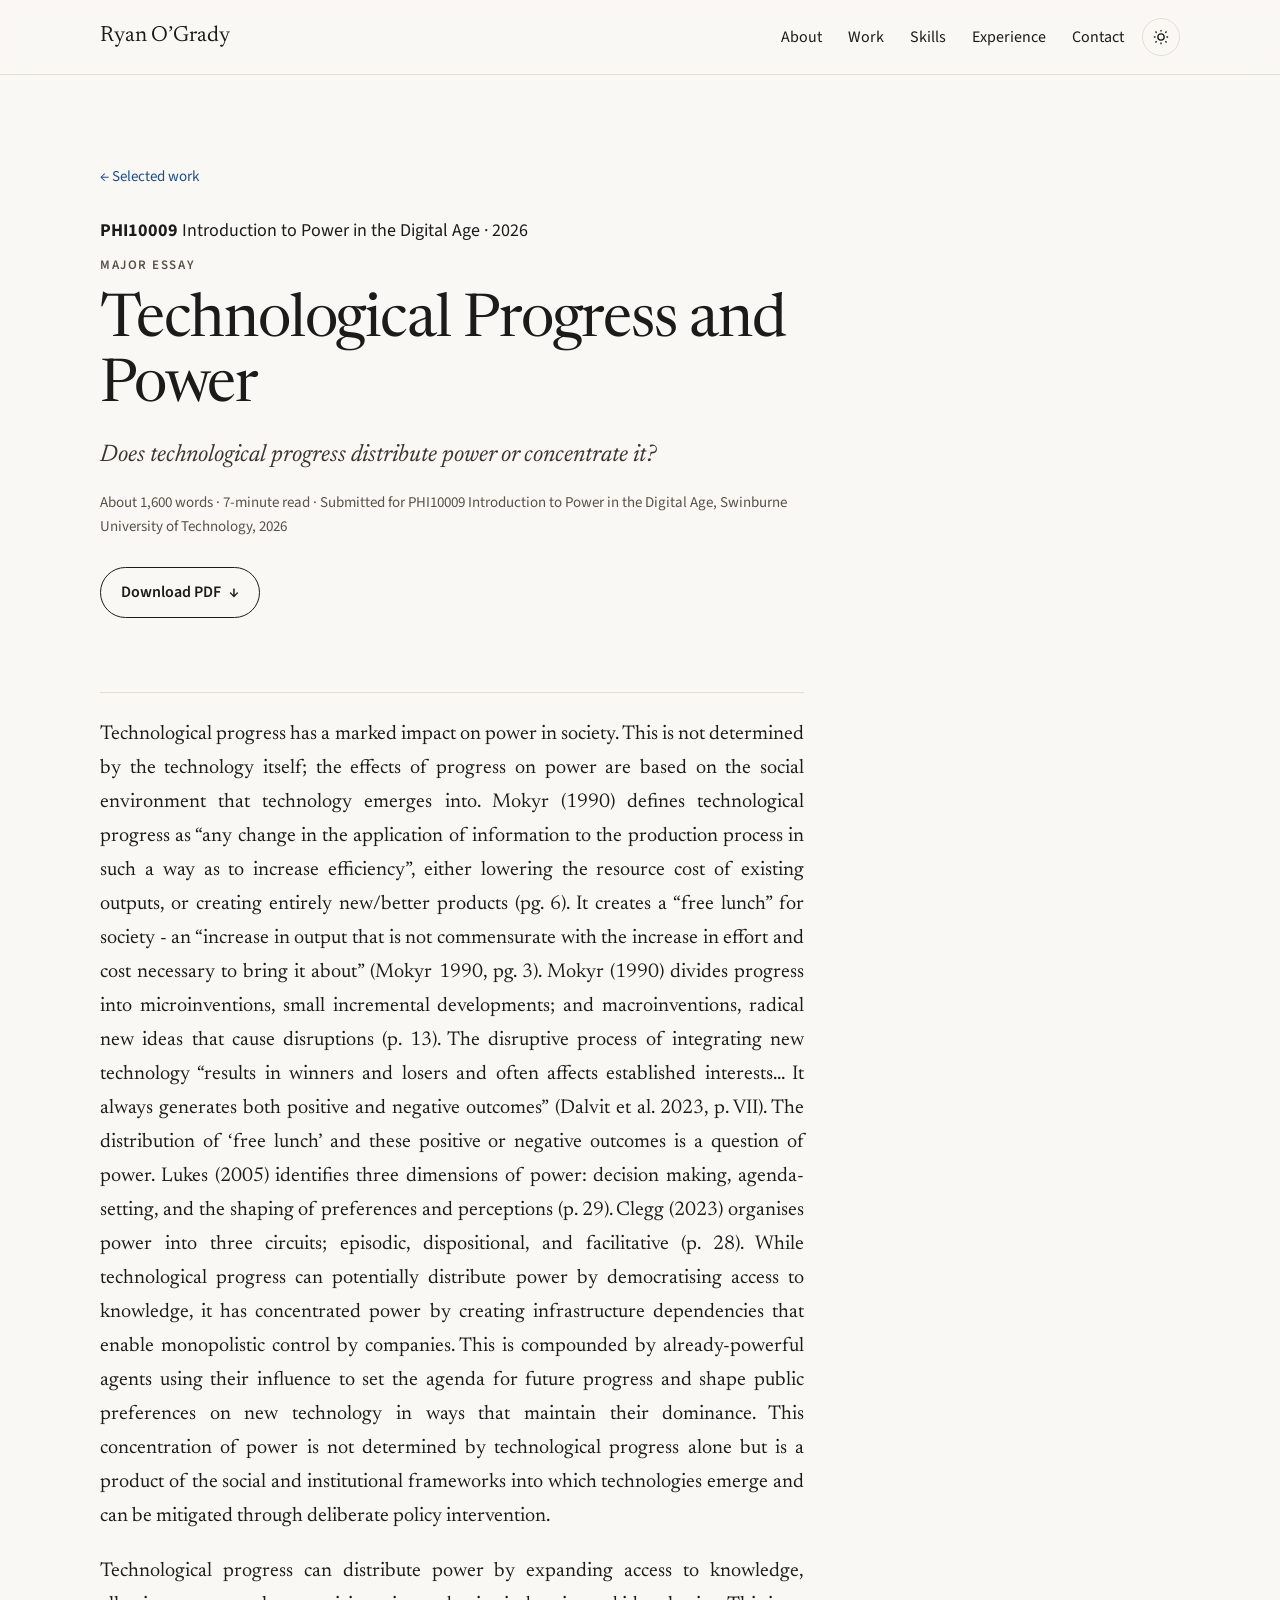
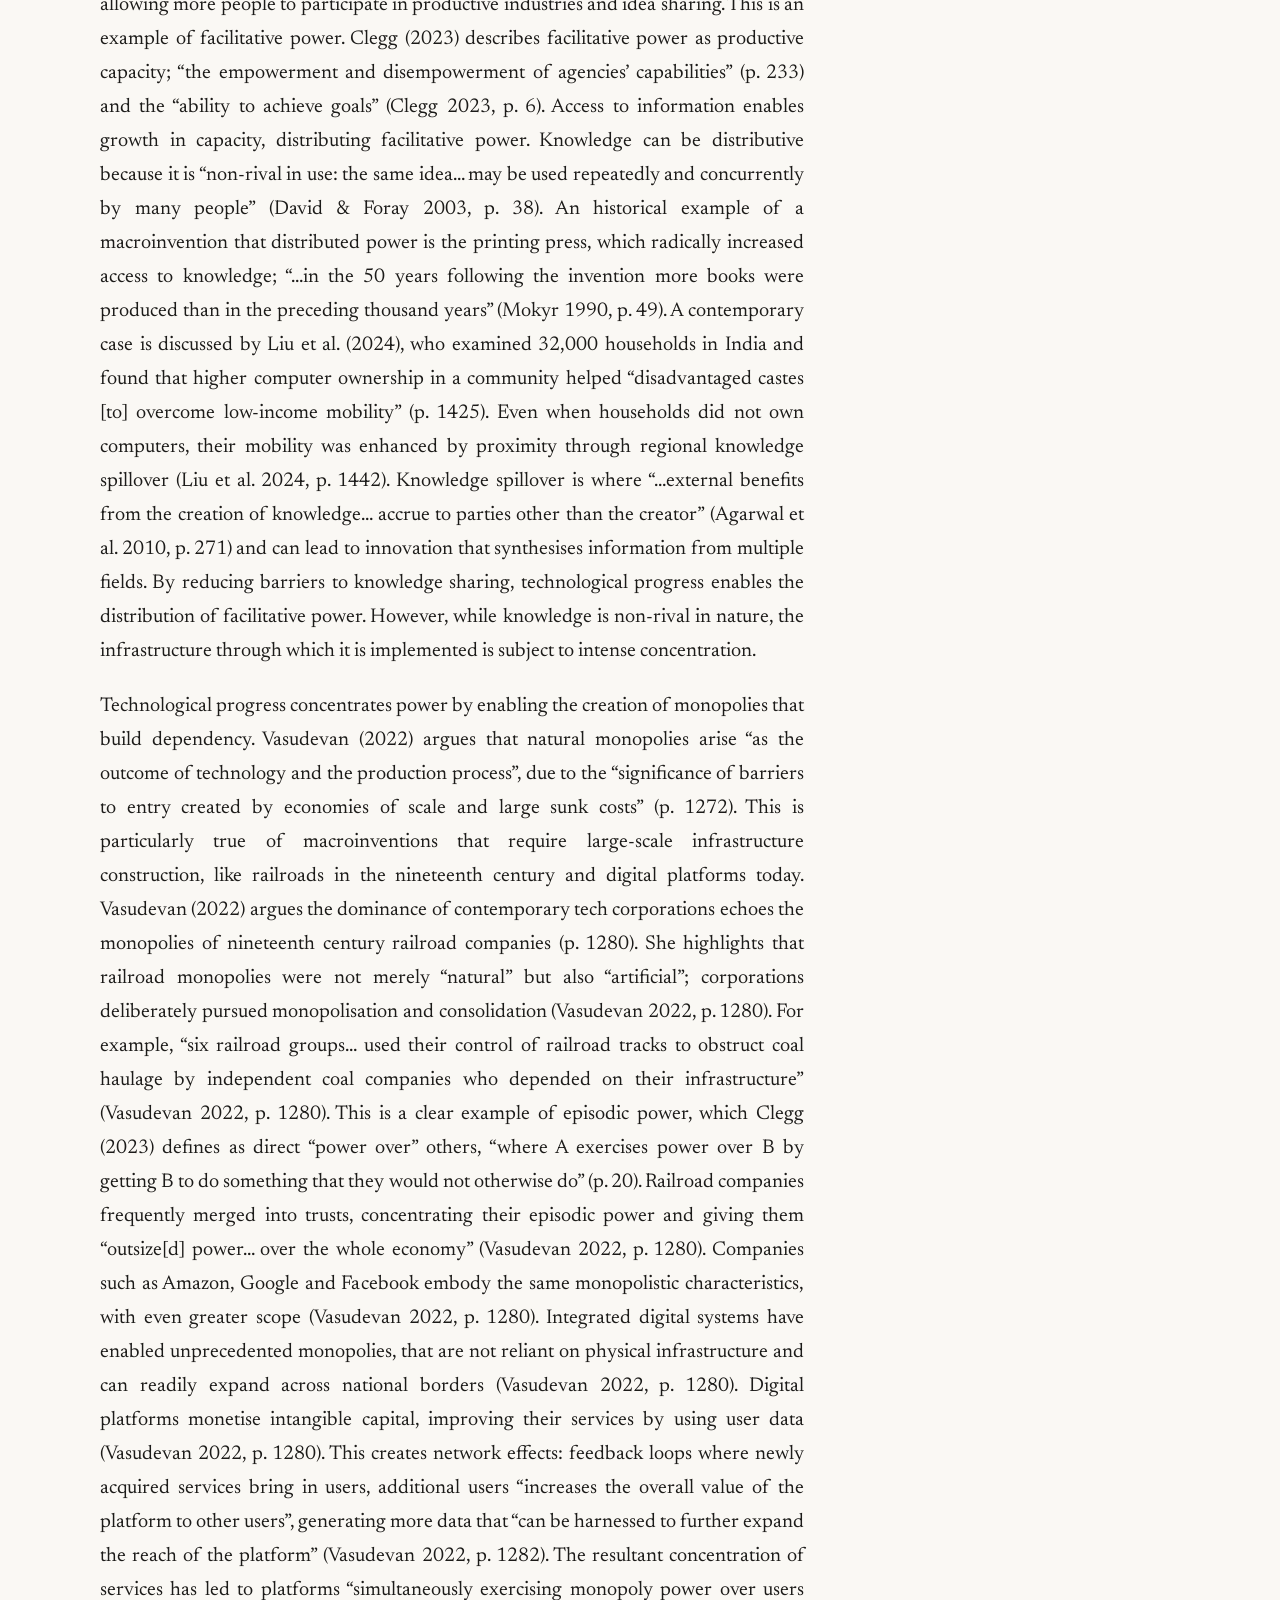
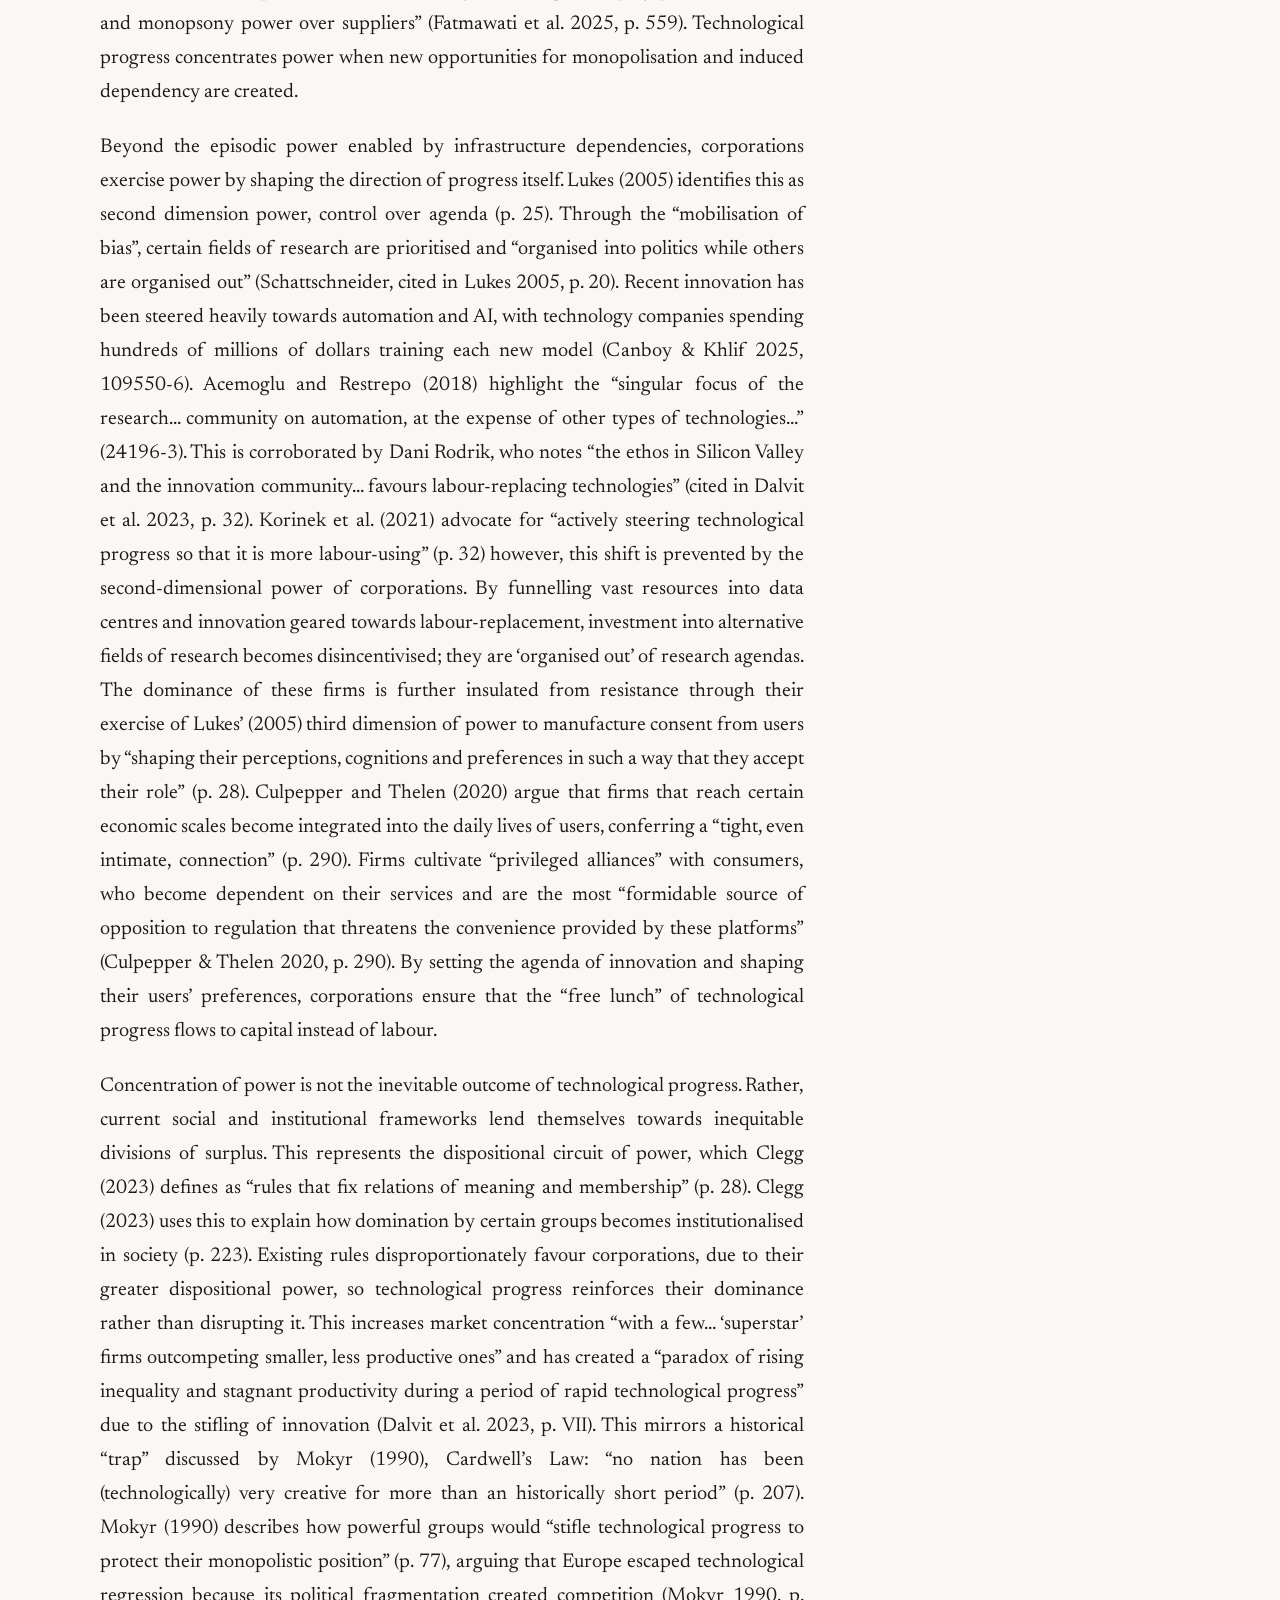
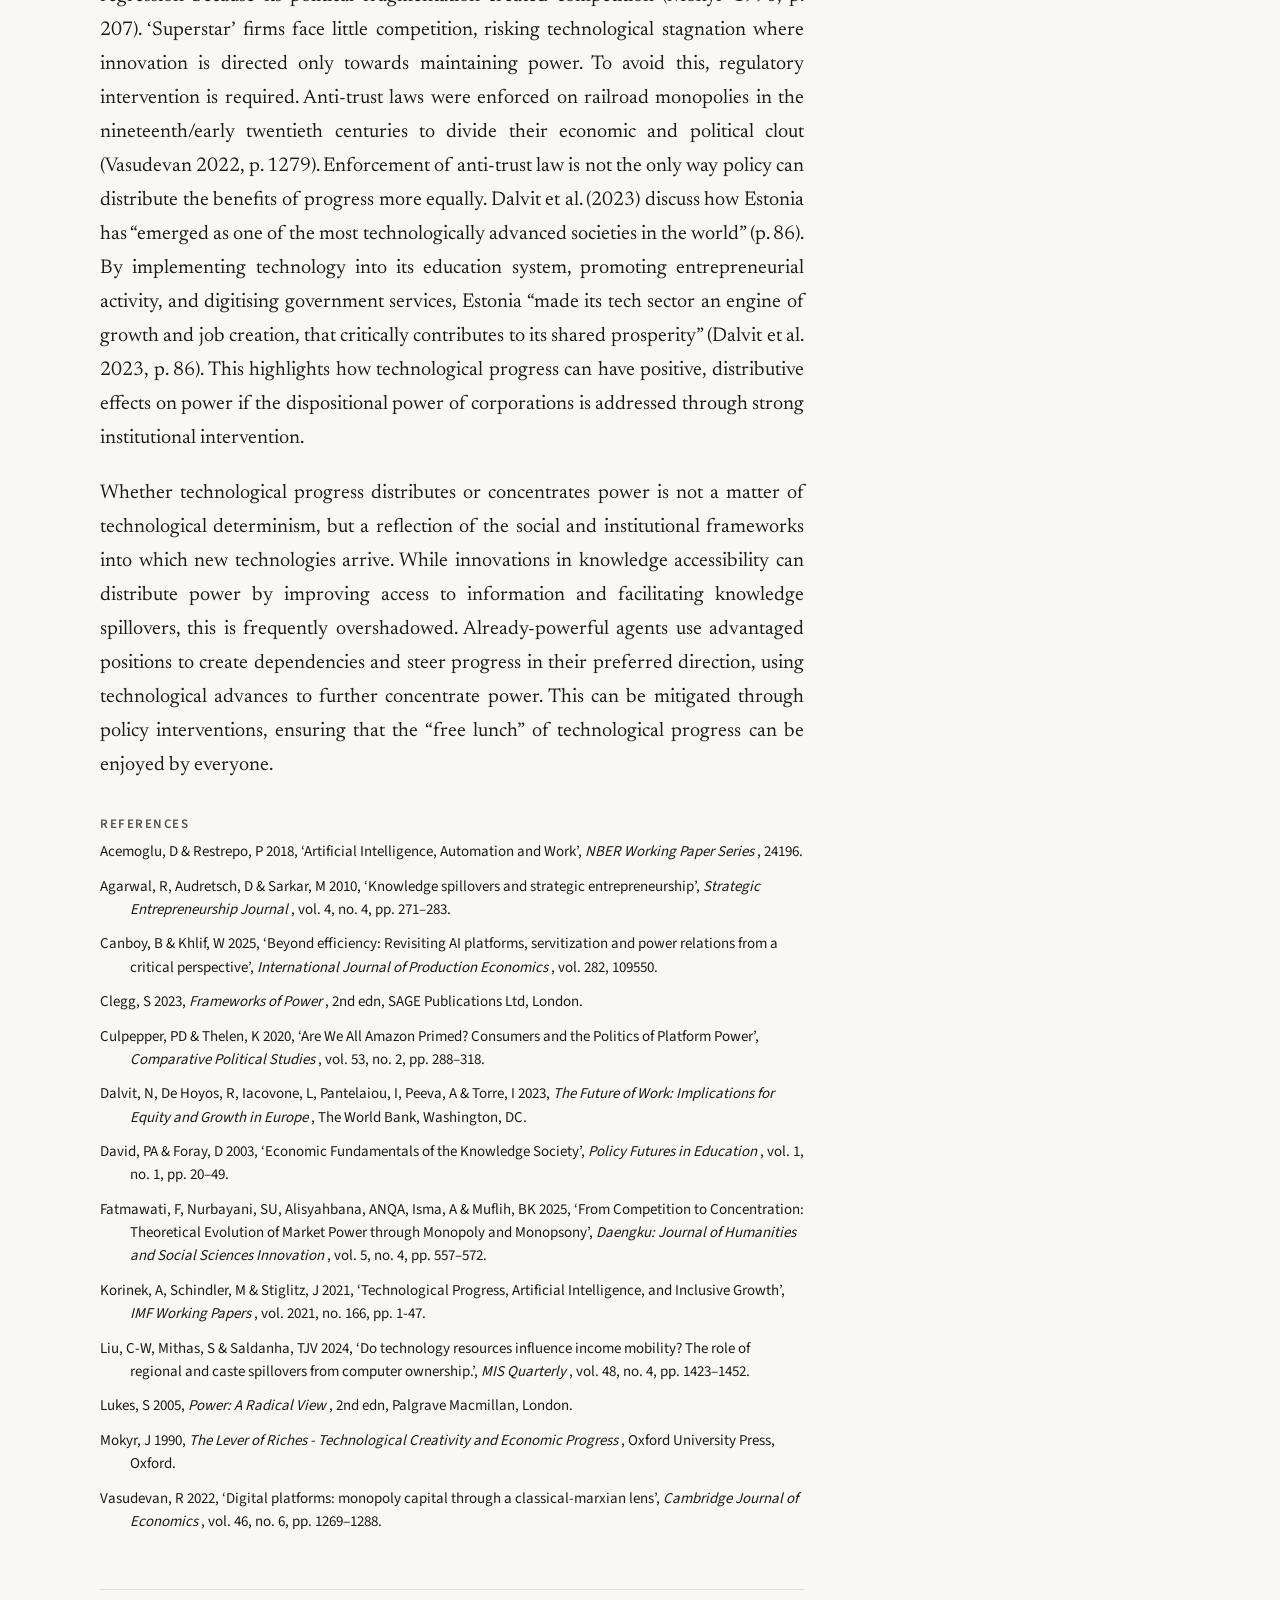
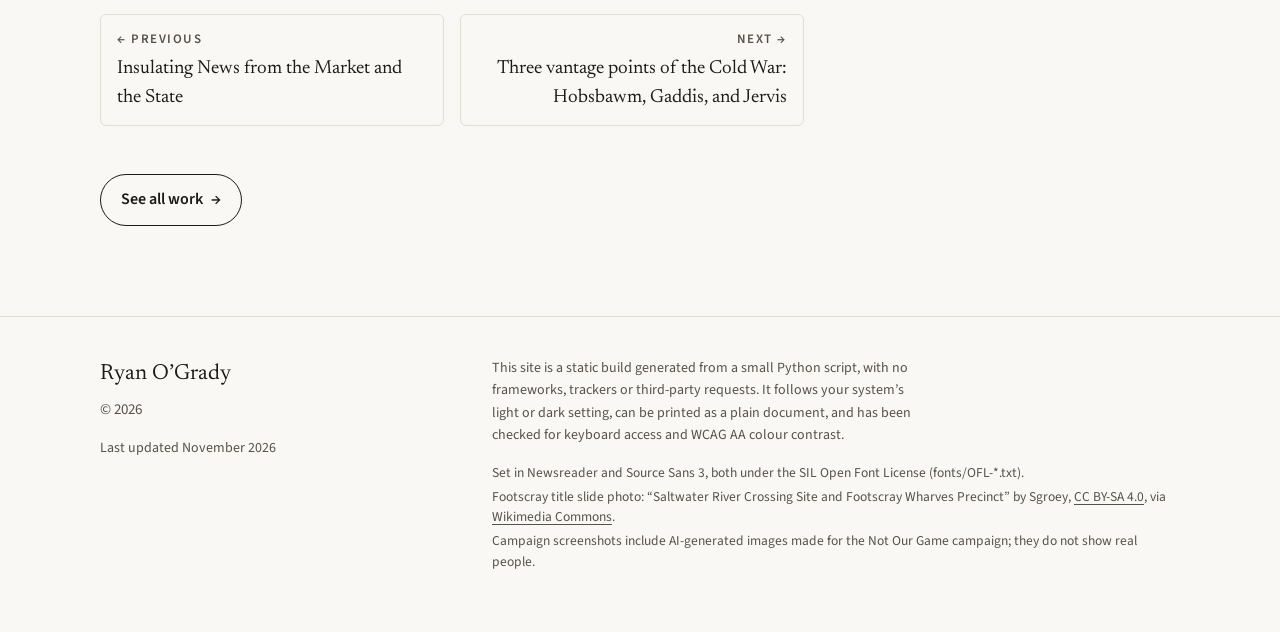
<file: essay-technological-progress-and-power.html>
<!doctype html><html lang="en-AU"><head><meta charset="utf-8"><meta name="viewport" content="width=device-width, initial-scale=1"><title>Technological Progress and Power | Ryan O’Grady</title><meta name="description" content="Technological Progress and Power: major essay by Ryan O’Grady for PHI10009 Introduction to Power in the Digital Age, Swinburne University of Technology, 2026."><meta name="theme-color" content="#faf8f4"><meta property="og:type" content="website"><meta property="og:title" content="Technological Progress and Power | Ryan O’Grady"><meta property="og:description" content="Technological Progress and Power: major essay by Ryan O’Grady for PHI10009 Introduction to Power in the Digital Age, Swinburne University of Technology, 2026."><meta property="og:url" content="https://ryanoogrady.netlify.app/essay-technological-progress-and-power.html"><meta property="og:image" content="https://ryanoogrady.netlify.app/og.jpg"><meta property="og:image:width" content="1200"><meta property="og:image:height" content="630"><meta property="og:image:alt" content="Ryan O’Grady: Bachelor of Arts (Politics, Power and Technology) · Swinburne"><meta name="twitter:card" content="summary_large_image"><link rel="icon" href="favicon.svg" type="image/svg+xml"><link rel="preload" href="fonts/newsreader.woff2" as="font" type="font/woff2" crossorigin><link rel="preload" href="fonts/source-sans-3.woff2" as="font" type="font/woff2" crossorigin><link rel="stylesheet" href="style.css?v=990493a196"><script>try{var t=localStorage.getItem("theme");if(t)document.documentElement.dataset.theme=t}catch(e){}</script><script src="site.js?v=990493a196" defer></script></head><body><a class="skip" href="#main">Skip to content</a><header class="site-head" id="top"><div class="wrap"><a class="brand" href="index.html">Ryan O’Grady</a><div class="head-tools"><nav class="nav" aria-label="Main"><ul><li><a href="index.html#about">About</a></li><li><a href="index.html#work">Work</a></li><li><a href="index.html#skills">Skills</a></li><li><a href="index.html#experience">Experience</a></li><li><a href="index.html#contact">Contact</a></li></ul></nav><button class="theme-toggle" type="button" aria-label="Switch to dark theme" hidden><svg class="sun" viewBox="0 0 24 24" fill="none" stroke="currentColor" stroke-width="1.8" aria-hidden="true"><circle cx="12" cy="12" r="4.2"/><path d="M12 2.5v2.2M12 19.3v2.2M4.6 4.6l1.6 1.6M17.8 17.8l1.6 1.6M2.5 12h2.2M19.3 12h2.2M4.6 19.4l1.6-1.6M17.8 6.2l1.6-1.6"/></svg><svg class="moon" viewBox="0 0 24 24" fill="none" stroke="currentColor" stroke-width="1.8" aria-hidden="true"><path d="M20 14.6A8.5 8.5 0 0 1 9.4 4a8.5 8.5 0 1 0 10.6 10.6z"/></svg></button></div></div><div class="progress" aria-hidden="true"></div></header><main id="main"><div class="wrap"><section class="page-hero essay-head" aria-labelledby="title"><p class="crumb"><a href="index.html#work"><span aria-hidden="true">&larr;</span> Selected work</a></p><p class="unit"><b>PHI10009</b> Introduction to Power in the Digital Age <span aria-hidden="true">&middot;</span> 2026</p><p class="kicker">Major essay</p><h1 id="title">Technological Progress and Power</h1><p class="standfirst">Does technological progress distribute power or concentrate it?</p><p class="essay-meta">About 1,600 words &middot; 7-minute read &middot; Submitted for PHI10009 Introduction to Power in the Digital Age, Swinburne University of Technology, 2026</p><p class="actions"><a class="btn" href="files/ryan-ogrady-technological-progress-and-power.pdf">Download PDF <span class="arr" aria-hidden="true">&darr;</span></a></p></section><article class="essay-body" aria-labelledby="title"><p>Technological progress has a marked impact on power in society. This is not determined by the technology itself; the effects of progress on power are based on the social environment that technology emerges into. Mokyr (1990) defines technological progress as “any change in the application of information to the production process in such a way as to increase efficiency”, either lowering the resource cost of existing outputs, or creating entirely new/better products (pg. 6). It creates a “free lunch” for society - an “increase in output that is not commensurate with the increase in effort and cost necessary to bring it about” (Mokyr 1990, pg. 3). Mokyr (1990) divides progress into microinventions, small incremental developments; and macroinventions, radical new ideas that cause disruptions (p. 13). The disruptive process of integrating new technology “results in winners and losers and often affects established interests… It always generates both positive and negative outcomes” (Dalvit et al. 2023, p. VII). The distribution of ‘free lunch’ and these positive or negative outcomes is a question of power. Lukes (2005) identifies three dimensions of power: decision making, agenda-setting, and the shaping of preferences and perceptions (p. 29). Clegg (2023) organises power into three circuits; episodic, dispositional, and facilitative (p. 28). While technological progress can potentially distribute power by democratising access to knowledge, it has concentrated power by creating infrastructure dependencies that enable monopolistic control by companies. This is compounded by already-powerful agents using their influence to set the agenda for future progress and shape public preferences on new technology in ways that maintain their dominance. This concentration of power is not determined by technological progress alone but is a product of the social and institutional frameworks into which technologies emerge and can be mitigated through deliberate policy intervention.</p><p>Technological progress can distribute power by expanding access to knowledge, allowing more people to participate in productive industries and idea sharing. This is an example of facilitative power. Clegg (2023) describes facilitative power as productive capacity; “the empowerment and disempowerment of agencies’ capabilities” (p. 233) and the “ability to achieve goals” (Clegg 2023, p. 6). Access to information enables growth in capacity, distributing facilitative power. Knowledge can be distributive because it is “non-rival in use: the same idea… may be used repeatedly and concurrently by many people” (David &amp; Foray 2003, p. 38). An historical example of a macroinvention that distributed power is the printing press, which radically increased access to knowledge; “…in the 50 years following the invention more books were produced than in the preceding thousand years” (Mokyr 1990, p. 49). A contemporary case is discussed by Liu et al. (2024), who examined 32,000 households in India and found that higher computer ownership in a community helped “disadvantaged castes [to] overcome low-income mobility” (p. 1425). Even when households did not own computers, their mobility was enhanced by proximity through regional knowledge spillover (Liu et al. 2024, p. 1442). Knowledge spillover is where “…external benefits from the creation of knowledge… accrue to parties other than the creator” (Agarwal et al. 2010, p. 271) and can lead to innovation that synthesises information from multiple fields. By reducing barriers to knowledge sharing, technological progress enables the distribution of facilitative power. However, while knowledge is non-rival in nature, the infrastructure through which it is implemented is subject to intense concentration.</p><p>Technological progress concentrates power by enabling the creation of monopolies that build dependency. Vasudevan (2022) argues that natural monopolies arise “as the outcome of technology and the production process”, due to the “significance of barriers to entry created by economies of scale and large sunk costs” (p. 1272). This is particularly true of macroinventions that require large-scale infrastructure construction, like railroads in the nineteenth century and digital platforms today. Vasudevan (2022) argues the dominance of contemporary tech corporations echoes the monopolies of nineteenth century railroad companies (p. 1280). She highlights that railroad monopolies were not merely “natural” but also “artificial”; corporations deliberately pursued monopolisation and consolidation (Vasudevan 2022, p. 1280). For example, “six railroad groups… used their control of railroad tracks to obstruct coal haulage by independent coal companies who depended on their infrastructure” (Vasudevan 2022, p. 1280). This is a clear example of episodic power, which Clegg (2023) defines as direct “power over” others, “where A exercises power over B by getting B to do something that they would not otherwise do” (p. 20). Railroad companies frequently merged into trusts, concentrating their episodic power and giving them “outsize[d] power… over the whole economy” (Vasudevan 2022, p. 1280). Companies such as Amazon, Google and Facebook embody the same monopolistic characteristics, with even greater scope (Vasudevan 2022, p. 1280). Integrated digital systems have enabled unprecedented monopolies, that are not reliant on physical infrastructure and can readily expand across national borders (Vasudevan 2022, p. 1280). Digital platforms monetise intangible capital, improving their services by using user data (Vasudevan 2022, p. 1280). This creates network effects: feedback loops where newly acquired services bring in users, additional users “increases the overall value of the platform to other users”, generating more data that “can be harnessed to further expand the reach of the platform” (Vasudevan 2022, p. 1282). The resultant concentration of services has led to platforms “simultaneously exercising monopoly power over users and monopsony power over suppliers” (Fatmawati et al. 2025, p. 559). Technological progress concentrates power when new opportunities for monopolisation and induced dependency are created.</p><p>Beyond the episodic power enabled by infrastructure dependencies, corporations exercise power by shaping the direction of progress itself. Lukes (2005) identifies this as second dimension power, control over agenda (p. 25). Through the “mobilisation of bias”, certain fields of research are prioritised and “organised into politics while others are organised out” (Schattschneider, cited in Lukes 2005, p. 20). Recent innovation has been steered heavily towards automation and AI, with technology companies spending hundreds of millions of dollars training each new model (Canboy &amp; Khlif 2025, 109550-6). Acemoglu and Restrepo (2018) highlight the “singular focus of the research… community on automation, at the expense of other types of technologies…” (24196-3). This is corroborated by Dani Rodrik, who notes “the ethos in Silicon Valley and the innovation community… favours labour-replacing technologies” (cited in Dalvit et al. 2023, p. 32). Korinek et al. (2021) advocate for “actively steering technological progress so that it is more labour-using” (p. 32) however, this shift is prevented by the second-dimensional power of corporations. By funnelling vast resources into data centres and innovation geared towards labour-replacement, investment into alternative fields of research becomes disincentivised; they are ‘organised out’ of research agendas. The dominance of these firms is further insulated from resistance through their exercise of Lukes’ (2005) third dimension of power to manufacture consent from users by “shaping their perceptions, cognitions and preferences in such a way that they accept their role” (p. 28). Culpepper and Thelen (2020) argue that firms that reach certain economic scales become integrated into the daily lives of users, conferring a “tight, even intimate, connection” (p. 290). Firms cultivate “privileged alliances” with consumers, who become dependent on their services and are the most “formidable source of opposition to regulation that threatens the convenience provided by these platforms” (Culpepper &amp; Thelen 2020, p. 290). By setting the agenda of innovation and shaping their users’ preferences, corporations ensure that the “free lunch” of technological progress flows to capital instead of labour.</p><p>Concentration of power is not the inevitable outcome of technological progress. Rather, current social and institutional frameworks lend themselves towards inequitable divisions of surplus. This represents the dispositional circuit of power, which Clegg (2023) defines as “rules that fix relations of meaning and membership” (p. 28). Clegg (2023) uses this to explain how domination by certain groups becomes institutionalised in society (p. 223). Existing rules disproportionately favour corporations, due to their greater dispositional power, so technological progress reinforces their dominance rather than disrupting it. This increases market concentration “with a few… ‘superstar’ firms outcompeting smaller, less productive ones” and has created a “paradox of rising inequality and stagnant productivity during a period of rapid technological progress” due to the stifling of innovation (Dalvit et al. 2023, p. VII). This mirrors a historical “trap” discussed by Mokyr (1990), Cardwell’s Law: “no nation has been (technologically) very creative for more than an historically short period” (p. 207). Mokyr (1990) describes how powerful groups would “stifle technological progress to protect their monopolistic position” (p. 77), arguing that Europe escaped technological regression because its political fragmentation created competition (Mokyr 1990, p. 207). ‘Superstar’ firms face little competition, risking technological stagnation where innovation is directed only towards maintaining power. To avoid this, regulatory intervention is required. Anti-trust laws were enforced on railroad monopolies in the nineteenth/early twentieth centuries to divide their economic and political clout (Vasudevan 2022, p. 1279). Enforcement of anti-trust law is not the only way policy can distribute the benefits of progress more equally. Dalvit et al. (2023) discuss how Estonia has “emerged as one of the most technologically advanced societies in the world” (p. 86). By implementing technology into its education system, promoting entrepreneurial activity, and digitising government services, Estonia “made its tech sector an engine of growth and job creation, that critically contributes to its shared prosperity” (Dalvit et al. 2023, p. 86). This highlights how technological progress can have positive, distributive effects on power if the dispositional power of corporations is addressed through strong institutional intervention.</p><p>Whether technological progress distributes or concentrates power is not a matter of technological determinism, but a reflection of the social and institutional frameworks into which new technologies arrive. While innovations in knowledge accessibility can distribute power by improving access to information and facilitating knowledge spillovers, this is frequently overshadowed. Already-powerful agents use advantaged positions to create dependencies and steer progress in their preferred direction, using technological advances to further concentrate power. This can be mitigated through policy interventions, ensuring that the “free lunch” of technological progress can be enjoyed by everyone.</p><h2 class="refs-h">References</h2><ul class="refs"><li>Acemoglu, D &amp; Restrepo, P 2018, ‘Artificial Intelligence, Automation and Work’, <em>NBER  Working Paper Series</em> , 24196.</li><li>Agarwal, R, Audretsch, D &amp; Sarkar, M 2010, ‘Knowledge spillovers and strategic entrepreneurship’, <em>Strategic Entrepreneurship Journal</em> , vol. 4, no. 4, pp. 271–283.</li><li>Canboy, B &amp; Khlif, W 2025, ‘Beyond efficiency: Revisiting AI platforms, servitization and power relations from a critical perspective’, <em>International Journal of Production Economics</em> , vol. 282, 109550.</li><li>Clegg, S 2023, <em>Frameworks of Power</em> , 2nd edn, SAGE Publications Ltd, London.</li><li>Culpepper, PD &amp; Thelen, K 2020, ‘Are We All Amazon Primed? Consumers and the Politics of Platform Power’, <em>Comparative Political Studies</em> , vol. 53, no. 2, pp. 288–318.</li><li>Dalvit, N, De Hoyos, R, Iacovone, L, Pantelaiou, I, Peeva, A &amp; Torre, I 2023, <em>The Future of  Work: Implications for Equity and Growth in Europe</em> , The World Bank, Washington, DC.</li><li>David, PA &amp; Foray, D 2003, ‘Economic Fundamentals of the Knowledge Society’, <em>Policy  Futures in Education</em> , vol. 1, no. 1, pp. 20–49.</li><li>Fatmawati, F, Nurbayani, SU, Alisyahbana, ANQA, Isma, A &amp; Muflih, BK 2025, ‘From Competition to Concentration: Theoretical Evolution of Market Power through Monopoly and Monopsony’, <em>Daengku: Journal of Humanities and Social Sciences Innovation</em> , vol. 5, no. 4, pp. 557–572.</li><li>Korinek, A, Schindler, M &amp; Stiglitz, J 2021, ‘Technological Progress, Artificial Intelligence, and Inclusive Growth’, <em>IMF Working Papers</em> , vol. 2021, no. 166, pp. 1-47.</li><li>Liu, C-W, Mithas, S &amp; Saldanha, TJV 2024, ‘Do technology resources influence income mobility? The role of regional and caste spillovers from computer ownership.’, <em>MIS Quarterly</em> , vol. 48, no. 4, pp. 1423–1452.</li><li>Lukes, S 2005, <em>Power: A Radical View</em> , 2nd edn, Palgrave Macmillan, London.</li><li>Mokyr, J 1990, <em>The Lever of Riches - Technological Creativity and Economic Progress</em> , Oxford University Press, Oxford.</li><li>Vasudevan, R 2022, ‘Digital platforms: monopoly capital through a classical-marxian lens’, <em>Cambridge Journal of Economics</em> , vol. 46, no. 6, pp. 1269–1288.</li></ul></article><nav class="essay-nav" aria-label="More essays"><a class="prev" href="essay-insulating-news.html"><span class="dir">&larr; Previous</span><span class="t">Insulating News from the Market and the State</span></a><a class="next" href="essay-cold-war.html"><span class="dir">Next &rarr;</span><span class="t">Three vantage points of the Cold War: Hobsbawm, Gaddis, and Jervis</span></a></nav><p style="padding:24px 0 72px"><a class="btn" href="index.html#work">See all work <span class="arr" aria-hidden="true">&rarr;</span></a></p></div></main><footer class="site-foot"><div class="wrap"><div><p class="name">Ryan O’Grady</p><p>&copy; 2026</p><p class="updated">Last updated November 2026</p></div><div><p class="colophon">This site is a static build generated from a small Python script, with no frameworks, trackers or third-party requests. It follows your system’s light or dark setting, can be printed as a plain document, and has been checked for keyboard access and WCAG AA colour contrast.</p><ul class="credits"><li>Set in Newsreader and Source Sans 3, both under the SIL Open Font License (fonts/OFL-*.txt).</li><li>Footscray title slide photo: “Saltwater River Crossing Site and Footscray Wharves Precinct” by Sgroey, <a href="https://creativecommons.org/licenses/by-sa/4.0/">CC BY-SA 4.0</a>, via <a href="https://commons.wikimedia.org/wiki/File:Saltwater_River_Crossing_Site_and_Footscray_Wharves_Precinct.jpg">Wikimedia Commons</a>.</li><li>Campaign screenshots include AI-generated images made for the Not Our Game campaign; they do not show real people.</li></ul></div></div></footer></body></html>
</file>
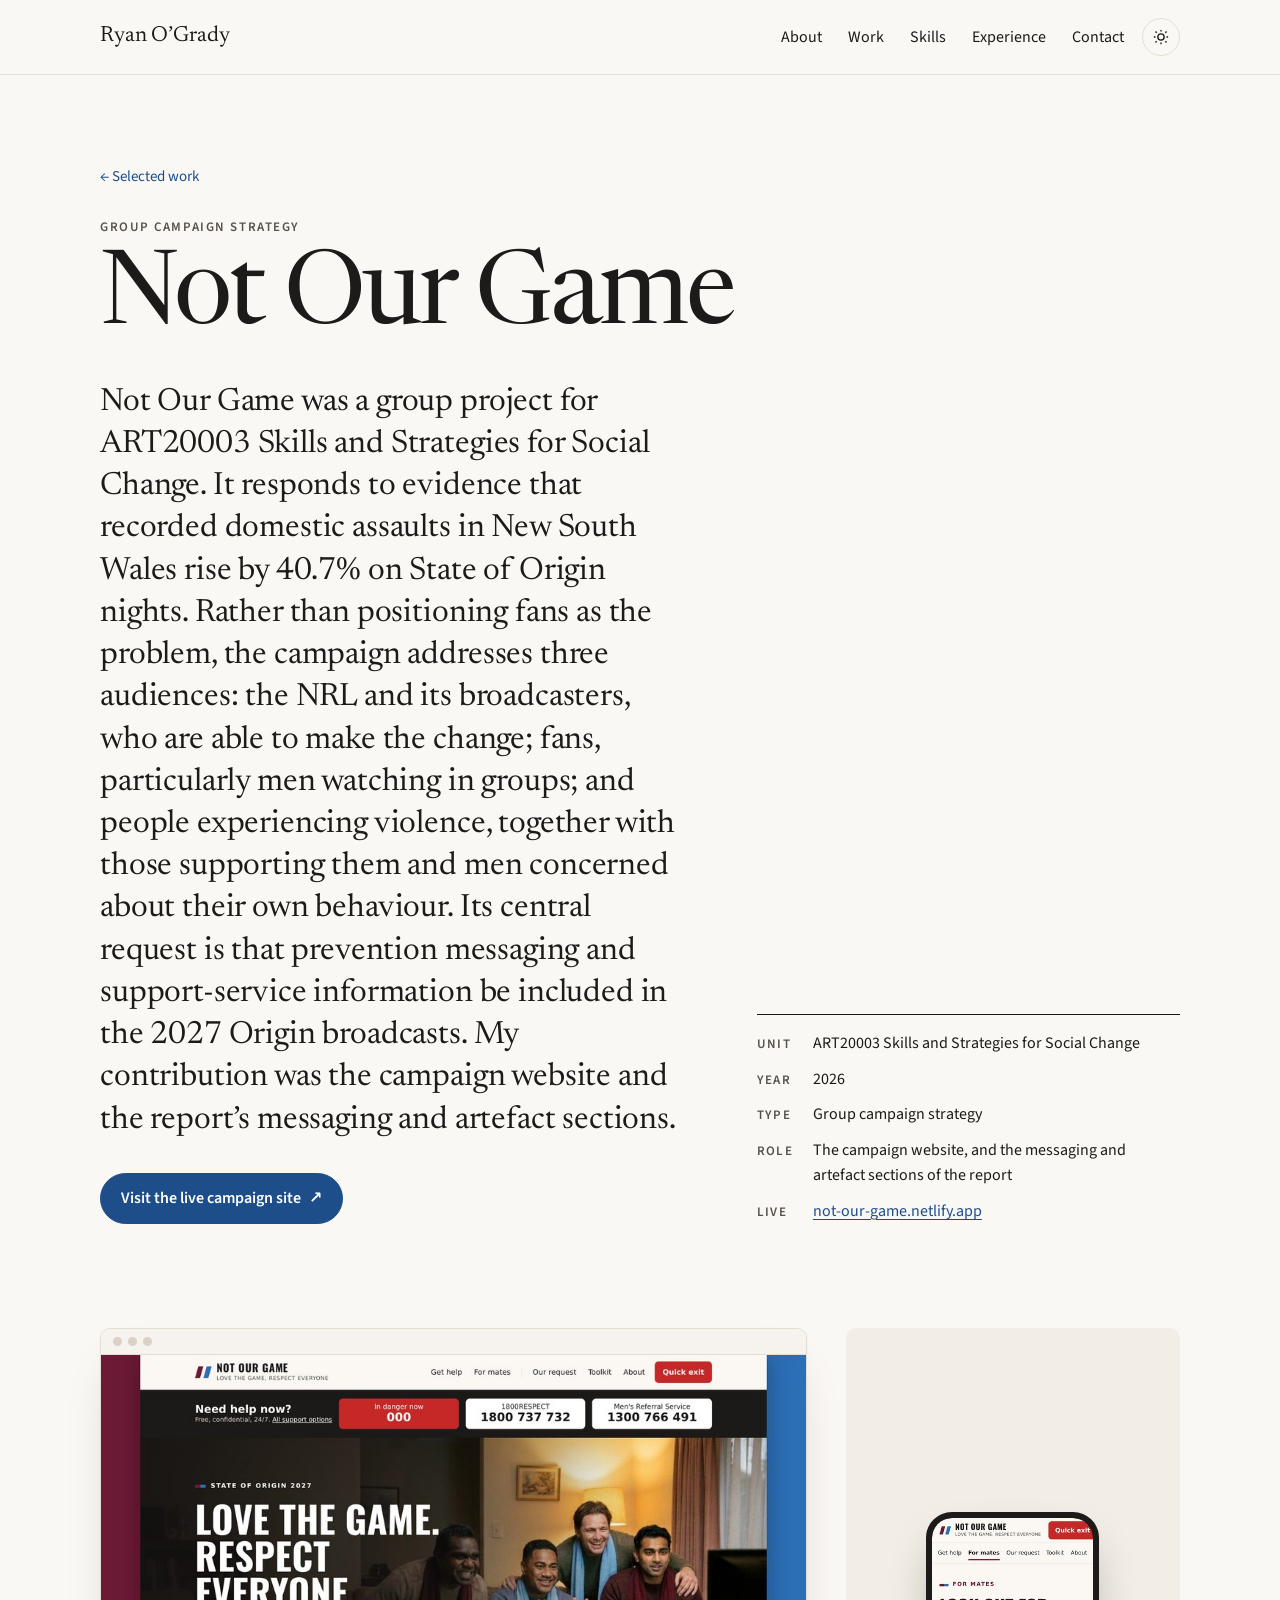
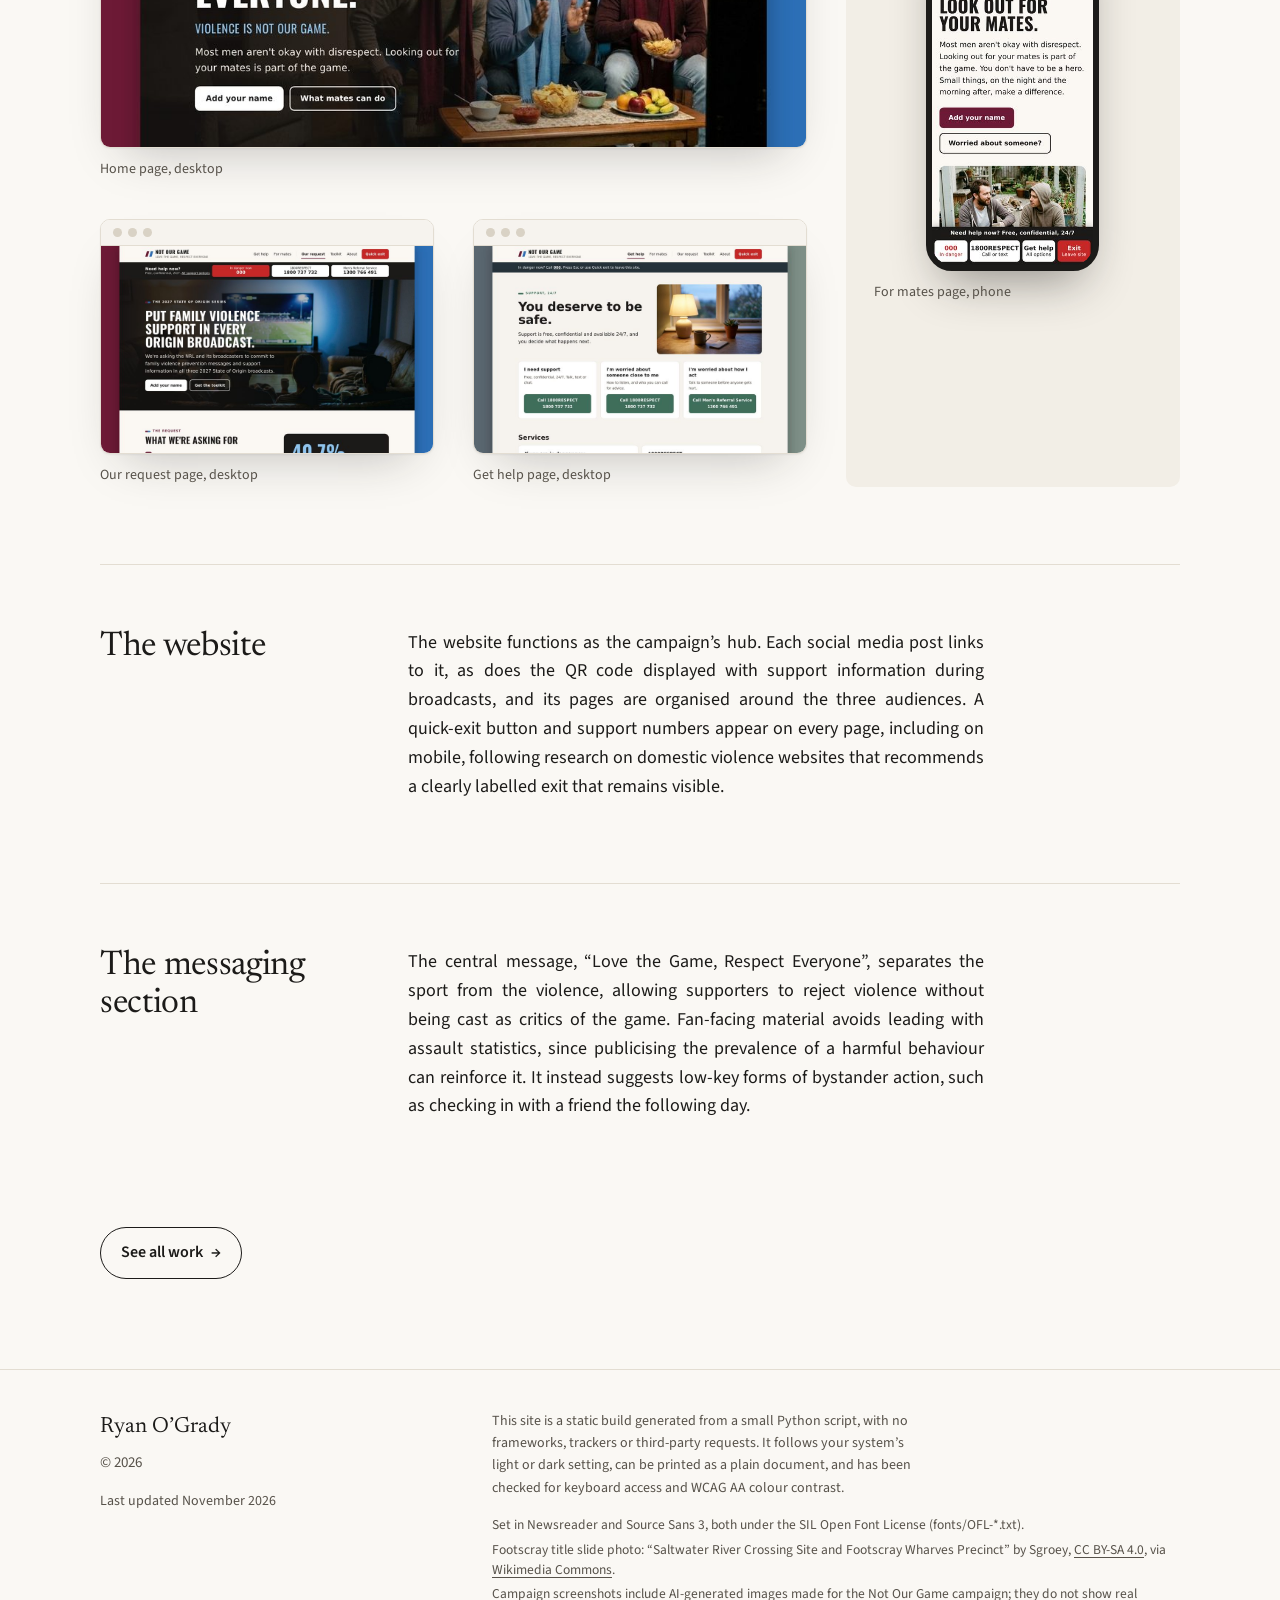
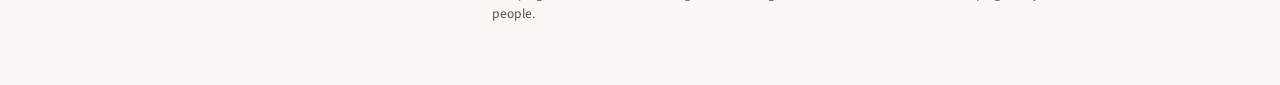
<file: not-our-game.html>
<!doctype html><html lang="en-AU"><head><meta charset="utf-8"><meta name="viewport" content="width=device-width, initial-scale=1"><title>Not Our Game | Ryan O’Grady</title><meta name="description" content="Not Our Game: Group campaign strategy, ART20003 Skills and Strategies for Social Change, 2026."><meta name="theme-color" content="#faf8f4"><meta property="og:type" content="website"><meta property="og:title" content="Not Our Game | Ryan O’Grady"><meta property="og:description" content="Not Our Game: Group campaign strategy, ART20003 Skills and Strategies for Social Change, 2026."><meta property="og:url" content="https://ryanoogrady.netlify.app/not-our-game.html"><meta property="og:image" content="https://ryanoogrady.netlify.app/og.jpg"><meta property="og:image:width" content="1200"><meta property="og:image:height" content="630"><meta property="og:image:alt" content="Ryan O’Grady: Bachelor of Arts (Politics, Power and Technology) · Swinburne"><meta name="twitter:card" content="summary_large_image"><link rel="icon" href="favicon.svg" type="image/svg+xml"><link rel="preload" href="fonts/newsreader.woff2" as="font" type="font/woff2" crossorigin><link rel="preload" href="fonts/source-sans-3.woff2" as="font" type="font/woff2" crossorigin><link rel="stylesheet" href="style.css?v=990493a196"><script>try{var t=localStorage.getItem("theme");if(t)document.documentElement.dataset.theme=t}catch(e){}</script><script src="site.js?v=990493a196" defer></script></head><body><a class="skip" href="#main">Skip to content</a><header class="site-head" id="top"><div class="wrap"><a class="brand" href="index.html">Ryan O’Grady</a><div class="head-tools"><nav class="nav" aria-label="Main"><ul><li><a href="index.html#about">About</a></li><li><a href="index.html#work">Work</a></li><li><a href="index.html#skills">Skills</a></li><li><a href="index.html#experience">Experience</a></li><li><a href="index.html#contact">Contact</a></li></ul></nav><button class="theme-toggle" type="button" aria-label="Switch to dark theme" hidden><svg class="sun" viewBox="0 0 24 24" fill="none" stroke="currentColor" stroke-width="1.8" aria-hidden="true"><circle cx="12" cy="12" r="4.2"/><path d="M12 2.5v2.2M12 19.3v2.2M4.6 4.6l1.6 1.6M17.8 17.8l1.6 1.6M2.5 12h2.2M19.3 12h2.2M4.6 19.4l1.6-1.6M17.8 6.2l1.6-1.6"/></svg><svg class="moon" viewBox="0 0 24 24" fill="none" stroke="currentColor" stroke-width="1.8" aria-hidden="true"><path d="M20 14.6A8.5 8.5 0 0 1 9.4 4a8.5 8.5 0 1 0 10.6 10.6z"/></svg></button></div></div><div class="progress" aria-hidden="true"></div></header><main id="main"><div class="wrap"><section class="page-hero" aria-labelledby="title"><p class="crumb"><a href="index.html#work"><span aria-hidden="true">&larr;</span> Selected work</a></p><p class="kicker">Group campaign strategy</p><h1 id="title">Not Our Game</h1><div class="feature-body"><div><p class="lede">Not Our Game was a group project for ART20003 Skills and Strategies for Social Change. It responds to evidence that recorded domestic assaults in New South Wales rise by 40.7% on State of Origin nights. Rather than positioning fans as the problem, the campaign addresses three audiences: the NRL and its broadcasters, who are able to make the change; fans, particularly men watching in groups; and people experiencing violence, together with those supporting them and men concerned about their own behaviour. Its central request is that prevention messaging and support-service information be included in the 2027 Origin broadcasts. My contribution was the campaign website and the report’s messaging and artefact sections.</p><div class="actions"><a class="btn solid" href="https://not-our-game.netlify.app">Visit the live campaign site <span class="arr" aria-hidden="true">&#8599;</span></a></div></div><dl class="meta"><dt>Unit</dt><dd>ART20003 Skills and Strategies for Social Change</dd><dt>Year</dt><dd>2026</dd><dt>Type</dt><dd>Group campaign strategy</dd><dt>Role</dt><dd>The campaign website, and the messaging and artefact sections of the report</dd><dt>Live</dt><dd><a href="https://not-our-game.netlify.app">not-our-game.netlify.app</a></dd></dl></div></section><section aria-label="Screenshots of the campaign website" style="padding:clamp(24px,4vw,48px) 0 clamp(48px,6vw,80px)"><div class="gallery"><figure><div class="frame"><div class="bar" aria-hidden="true"><i></i><i></i><i></i></div><img src="images/campaign-home-desktop-960.jpg" srcset="images/campaign-home-desktop-480.jpg 480w, images/campaign-home-desktop-960.jpg 960w" sizes="(max-width:600px) 92vw, (max-width:1200px) 60vw, 720px" width="960" height="533" alt="Home page of the Not Our Game campaign website on a desktop screen, headed ‘Love the game. Respect everyone.’ over an AI-generated image of four fans watching a game at home, with support phone numbers above." loading="lazy" decoding="async"></div><figcaption>Home page, desktop</figcaption></figure><figure class="phone-shot"><div class="phone"><img src="images/campaign-mates-phone-600.jpg" srcset="images/campaign-mates-phone-300.jpg 300w, images/campaign-mates-phone-600.jpg 600w" sizes="240px" width="600" height="1298" alt="The For mates page on a phone, headed ‘Look out for your mates’, with a fixed bar of support numbers and a quick exit button along the bottom." loading="lazy" decoding="async"></div><figcaption>For mates page, phone</figcaption></figure><figure><div class="frame"><div class="bar" aria-hidden="true"><i></i><i></i><i></i></div><img src="images/campaign-request-desktop-2400.jpg" srcset="images/campaign-request-desktop-900.jpg 900w, images/campaign-request-desktop-1600.jpg 1600w, images/campaign-request-desktop-2400.jpg 2400w" sizes="(max-width:600px) 92vw, (max-width:1200px) 60vw, 720px" width="2400" height="1500" alt="The Our request page on a desktop screen, headed ‘Put family violence support in every Origin broadcast’, over a darkened lounge room with a game on the television." loading="lazy" decoding="async"></div><figcaption>Our request page, desktop</figcaption></figure><figure><div class="frame"><div class="bar" aria-hidden="true"><i></i><i></i><i></i></div><img src="images/campaign-help-desktop-2400.jpg" srcset="images/campaign-help-desktop-900.jpg 900w, images/campaign-help-desktop-1600.jpg 1600w, images/campaign-help-desktop-2400.jpg 2400w" sizes="(max-width:600px) 92vw, (max-width:1200px) 60vw, 720px" width="2400" height="1500" alt="The Get help page on a desktop screen, headed ‘You deserve to be safe’, with three large call buttons for support services." loading="lazy" decoding="async"></div><figcaption>Get help page, desktop</figcaption></figure></div></section><section class="prose-sec" aria-labelledby="web-h"><h2 id="web-h">The website</h2><div class="measure"><p>The website functions as the campaign’s hub. Each social media post links to it, as does the QR code displayed with support information during broadcasts, and its pages are organised around the three audiences. A quick-exit button and support numbers appear on every page, including on mobile, following research on domestic violence websites that recommends a clearly labelled exit that remains visible.</p></div></section><section class="prose-sec" aria-labelledby="msg-h"><h2 id="msg-h">The messaging section</h2><div class="measure"><p>The central message, “Love the Game, Respect Everyone”, separates the sport from the violence, allowing supporters to reject violence without being cast as critics of the game. Fan-facing material avoids leading with assault statistics, since publicising the prevalence of a harmful behaviour can reinforce it. It instead suggests low-key forms of bystander action, such as checking in with a friend the following day.</p></div></section><p style="padding:24px 0 72px"><a class="btn" href="index.html#work">See all work <span class="arr" aria-hidden="true">&rarr;</span></a></p></div></main><footer class="site-foot"><div class="wrap"><div><p class="name">Ryan O’Grady</p><p>&copy; 2026</p><p class="updated">Last updated November 2026</p></div><div><p class="colophon">This site is a static build generated from a small Python script, with no frameworks, trackers or third-party requests. It follows your system’s light or dark setting, can be printed as a plain document, and has been checked for keyboard access and WCAG AA colour contrast.</p><ul class="credits"><li>Set in Newsreader and Source Sans 3, both under the SIL Open Font License (fonts/OFL-*.txt).</li><li>Footscray title slide photo: “Saltwater River Crossing Site and Footscray Wharves Precinct” by Sgroey, <a href="https://creativecommons.org/licenses/by-sa/4.0/">CC BY-SA 4.0</a>, via <a href="https://commons.wikimedia.org/wiki/File:Saltwater_River_Crossing_Site_and_Footscray_Wharves_Precinct.jpg">Wikimedia Commons</a>.</li><li>Campaign screenshots include AI-generated images made for the Not Our Game campaign; they do not show real people.</li></ul></div></div></footer></body></html>
</file>
<file: style.css>
@font-face{font-family:Newsreader;src:url(fonts/newsreader.woff2) format('woff2');font-weight:200 800;font-style:normal;font-display:swap}
@font-face{font-family:Newsreader;src:url(fonts/newsreader-italic.woff2) format('woff2');font-weight:200 800;font-style:italic;font-display:swap}
@font-face{font-family:'Source Sans 3';src:url(fonts/source-sans-3.woff2) format('woff2');font-weight:200 900;font-style:normal;font-display:swap}
:root{--on-accent:#fff;--topic:#38342e;--bar:#f6f3ee;--dot:#d9d2c5;--head-bg:rgba(250,248,244,.88);color-scheme:light;--ink:#1c1b19;--muted:#57524a;--bg:#faf8f4;--paper:#fff;--line:#e3ddd2;--soft:#f2eee6;
 --accent:#1d4e89;--accent-ink:#163d6c;--tint:#ebf0f6;--serif:Newsreader,Georgia,'Times New Roman',serif;
 --sans:'Source Sans 3',system-ui,-apple-system,'Segoe UI',Roboto,Arial,sans-serif;--wrap:1160px;--pad:clamp(20px,4vw,40px)}
*,*::before,*::after{box-sizing:border-box}
html{-webkit-text-size-adjust:100%;scroll-behavior:smooth;scroll-padding-top:24px}
@media (prefers-reduced-motion:reduce){html{scroll-behavior:auto}}
body{margin:0;background:var(--bg);color:var(--ink);font-family:var(--sans);font-size:18px;line-height:1.6;
 font-feature-settings:'kern','liga';text-rendering:optimizeLegibility;-webkit-font-smoothing:antialiased}
img{max-width:100%;height:auto;display:block}
a{color:var(--accent);text-decoration-thickness:1px;text-underline-offset:3px}
a:hover{color:var(--accent-ink);text-decoration-thickness:2px}
:focus-visible{outline:3px solid var(--accent);outline-offset:3px;border-radius:2px}
h1,h2,h3{font-family:var(--serif);font-weight:400;line-height:1.1;margin:0;letter-spacing:-.01em;font-optical-sizing:auto}
p{margin:0 0 1em}
/* Ryan's preference: justified body text, with hyphenation (lang="en-AU") to keep word gaps even in narrow columns */
main p{text-align:justify;-webkit-hyphens:auto;hyphens:auto;hyphenate-limit-chars:8 4 3}
main .descriptor p,main p.topic,main p.lede,main p.kicker,main p.unit,main p.org,main p.actions,main p.crumb,main p.big,main p.name,main p.email-row{text-align:left;-webkit-hyphens:manual;hyphens:manual}
.wrap{max-width:var(--wrap);margin:0 auto;padding:0 var(--pad)}
.skip{position:absolute;left:12px;top:-60px;background:var(--ink);color:var(--bg);padding:10px 16px;border-radius:4px;z-index:10;text-decoration:none}
.skip:focus{top:12px;color:var(--bg)}
.kicker{font-family:var(--sans);font-size:13px;font-weight:600;letter-spacing:.12em;text-transform:uppercase;color:var(--muted);margin:0 0 14px}
.num{color:var(--accent);font-variant-numeric:tabular-nums;margin-right:.6em}

/* header */
.site-head{position:sticky;top:0;z-index:20;border-bottom:1px solid var(--line);background:var(--head-bg);-webkit-backdrop-filter:saturate(1.4) blur(10px);backdrop-filter:saturate(1.4) blur(10px);transition:box-shadow .2s ease}
.site-head.scrolled{box-shadow:0 10px 24px -18px rgba(0,0,0,.45)}
.progress{position:absolute;left:0;right:0;bottom:-1px;height:2px;background:var(--accent);transform-origin:0 50%;transform:scaleX(var(--p,0))}
.head-tools{display:flex;align-items:center;gap:18px;flex-wrap:wrap}
.theme-toggle{display:inline-grid;place-items:center;width:38px;height:38px;border-radius:50%;border:1px solid var(--line);background:transparent;color:var(--ink);cursor:pointer;padding:0}
.theme-toggle:hover{border-color:var(--ink)}
.theme-toggle svg{width:18px;height:18px}
.theme-toggle .moon,[data-theme-now=dark] .theme-toggle .sun{display:none}
[data-theme-now=dark] .theme-toggle .moon{display:block}
.nav a.is-current{border-bottom-color:var(--accent);color:var(--accent)}
.copy{margin-left:12px;font:600 13px/1 var(--sans);letter-spacing:.06em;text-transform:uppercase;color:var(--muted);background:none;border:1px solid var(--line);border-radius:999px;padding:7px 12px;cursor:pointer;vertical-align:middle}
.copy:hover{color:var(--ink);border-color:var(--ink)}
.email-line{display:flex;align-items:center;flex-wrap:wrap;gap:6px 0}
.sr-only{position:absolute;width:1px;height:1px;padding:0;margin:-1px;overflow:hidden;clip:rect(0,0,0,0);white-space:nowrap;border:0}
.colophon{font-size:14px;color:var(--muted);max-width:60ch;margin:0 0 12px}
html{scroll-padding-top:96px}
@media (prefers-reduced-motion:no-preference){html{scroll-behavior:smooth}body{transition:background-color .25s ease,color .25s ease}}
.site-head .wrap{display:flex;align-items:center;justify-content:space-between;gap:12px 28px;flex-wrap:wrap;padding-top:18px;padding-bottom:18px}
.brand{font-family:var(--serif);font-size:22px;color:var(--ink);text-decoration:none;letter-spacing:-.005em}
.brand:hover{color:var(--ink)}
.nav ul{list-style:none;margin:0;padding:0;display:flex;flex-wrap:wrap;gap:4px 26px}
.nav a{color:var(--ink);text-decoration:none;font-size:16px;padding:6px 0;border-bottom:1px solid transparent}
.nav a:hover{border-bottom-color:var(--ink)}
.nav a[aria-current]{border-bottom-color:var(--accent);color:var(--accent)}

/* hero */
.hero{padding:clamp(56px,9vw,120px) 0 clamp(56px,8vw,104px)}
.hero .wrap{display:grid;grid-template-columns:minmax(0,1.55fr) minmax(0,1fr);gap:clamp(32px,6vw,88px);align-items:end}
.hero h1{font-size:clamp(54px,9vw,120px);line-height:1.02;letter-spacing:-.025em;font-weight:380;margin:0 0 28px}
.hero .descriptor{font-family:var(--serif);font-size:clamp(22px,2.4vw,28px);line-height:1.35;max-width:30ch}
.portrait{margin:0;position:relative}
.portrait img{border-radius:4px;aspect-ratio:4/5;object-fit:cover;width:100%}
.monogram{aspect-ratio:4/5;border-radius:4px;background:
 repeating-linear-gradient(0deg,transparent 0 23px,rgba(29,78,137,.08) 23px 24px),var(--tint);
 display:grid;place-items:center;font-family:var(--serif);font-size:clamp(64px,9vw,120px);color:rgba(29,78,137,.35);letter-spacing:-.03em}
.portrait .ph{position:absolute;left:12px;right:12px;bottom:12px}

/* sections */
.sec{padding:clamp(64px,9vw,120px) 0;border-top:1px solid var(--line)}
.sec-grid{display:grid;grid-template-columns:minmax(0,3fr) minmax(0,9fr);gap:clamp(24px,4vw,56px)}
.sec h2{font-size:clamp(34px,4.4vw,52px);letter-spacing:-.02em}
.sec-label h2{font-size:clamp(28px,3vw,36px)}
.lede{font-family:var(--serif);font-size:clamp(24px,2.6vw,32px);line-height:1.32;letter-spacing:-.005em;max-width:34ch}
.measure{max-width:64ch}
.exploring{margin-top:40px;padding-top:22px;border-top:1px solid var(--line);display:grid;grid-template-columns:15rem minmax(0,1fr);gap:6px 24px;align-items:baseline}
.exploring .kicker{margin:0}
.exploring+.exploring{margin-top:18px}
.points{margin:0;padding-left:1.1em}.points li{margin:0 0 6px}
.card .actions{margin-top:18px;display:flex;flex-wrap:wrap;gap:10px}
.card-link{color:inherit;text-decoration:none;background-image:linear-gradient(currentColor,currentColor);background-size:0 1px;background-repeat:no-repeat;background-position:0 100%;transition:background-size .25s ease}
.card-link:hover{color:inherit;background-size:100% 1px}
.card .thumb a{display:block;height:100%}
.card .thumb img{transition:transform .35s ease}
.card .thumb a:hover img{transform:scale(1.025)}
@media (prefers-reduced-motion:reduce){.card-link,.card .thumb img{transition:none}}
.standfirst{font-family:var(--serif);font-style:italic;font-size:clamp(20px,2vw,24px);line-height:1.45;color:var(--topic);margin:0 0 18px;max-width:40rem;text-align:left!important}
.essay-nav{display:grid;grid-template-columns:1fr 1fr;gap:16px;max-width:44rem;margin:56px 0 24px;padding-top:24px;border-top:1px solid var(--line)}
.essay-nav a{display:block;text-decoration:none;color:var(--ink);padding:14px 16px;border:1px solid var(--line);border-radius:6px}
.essay-nav a:hover{border-color:var(--ink)}
.essay-nav .dir{display:block;font-size:13px;font-weight:600;letter-spacing:.12em;text-transform:uppercase;color:var(--muted);margin-bottom:4px}
.essay-nav .t{font-family:var(--serif);font-size:19px;line-height:1.3}
.essay-nav .next{text-align:right;grid-column:2}
@media (max-width:600px){.essay-nav{grid-template-columns:1fr}.essay-nav .next{grid-column:1}}
.updated{font-size:14px;color:var(--muted)}
.essay-head{max-width:46rem}
.essay-head .unit{margin-bottom:10px}
.page-hero.essay-head h1{font-size:clamp(36px,5vw,60px);line-height:1.08;letter-spacing:-.02em;margin:0 0 18px}
.essay-meta{font-size:15px;color:var(--muted);margin:0 0 18px;text-align:left!important}
.essay-body{max-width:44rem;font-family:var(--serif);font-size:20px;line-height:1.7;padding:clamp(8px,2vw,24px) 0 0;border-top:1px solid var(--line)}
.essay-body p{margin:0 0 1.05em}
.essay-body h2{font-size:clamp(24px,2.4vw,30px);line-height:1.25;margin:1.6em 0 .6em}
.essay-body .refs-h{font-family:var(--sans);font-size:13px;font-weight:600;letter-spacing:.12em;text-transform:uppercase;color:var(--muted);margin-top:2.6em}
.refs{list-style:none;margin:0;padding:0;font-family:var(--sans);font-size:15px;line-height:1.55}
.refs li{padding-left:2em;text-indent:-2em;margin:0 0 .75em;overflow-wrap:anywhere}
@media (max-width:600px){.essay-body{font-size:18px}}
.card .thumb{margin:0 0 22px;aspect-ratio:4/3;overflow:hidden;border:1px solid var(--line);background:#fff}
.card .thumb img{display:block;width:100%;height:100%;object-fit:cover;object-position:top center}
.card .thumb.fit img{object-fit:contain;object-position:center}
.btn-note{font-weight:400;opacity:.8}

/* featured */
.feature-head{display:flex;justify-content:space-between;align-items:end;gap:24px;flex-wrap:wrap;margin-bottom:clamp(28px,4vw,48px)}
.feature-head h2{font-size:clamp(44px,6.5vw,84px);letter-spacing:-.03em}
.stage{position:relative;padding-right:clamp(40px,10vw,150px);margin-bottom:clamp(40px,5vw,64px)}
.frame{background:var(--paper);border:1px solid var(--line);border-radius:10px;overflow:hidden;
 box-shadow:0 1px 2px rgba(28,27,25,.05),0 24px 48px -24px rgba(28,27,25,.28)}
.frame .bar{height:26px;display:flex;align-items:center;gap:6px;padding:0 12px;border-bottom:1px solid var(--line);background:var(--bar)}
.frame .bar i{width:9px;height:9px;border-radius:50%;background:var(--dot);display:block}
.phone{position:absolute;right:0;bottom:-28px;width:clamp(120px,22%,240px);border:6px solid #1c1b19;border-radius:26px;overflow:hidden;
 background:#1c1b19;box-shadow:0 24px 48px -16px rgba(28,27,25,.45)}
.phone img{border-radius:20px}
.feature-body{display:grid;grid-template-columns:minmax(0,7fr) minmax(0,5fr);gap:clamp(28px,5vw,72px);align-items:start}
.meta{margin:0;display:grid;grid-template-columns:auto 1fr;gap:10px 20px;font-size:16px;border-top:1px solid var(--ink);padding-top:16px}
.meta dt{font-weight:600;color:var(--muted);font-size:13px;letter-spacing:.1em;text-transform:uppercase;padding-top:3px}
.meta dd{margin:0}
.actions{display:flex;flex-wrap:wrap;gap:12px;margin-top:28px}
.btn{display:inline-flex;align-items:center;gap:8px;padding:12px 20px;border-radius:999px;font-weight:600;font-size:16px;text-decoration:none;
 border:1.5px solid var(--ink);color:var(--ink);background:transparent}
.btn:hover{background:var(--ink);color:var(--bg)}
.btn.solid{background:var(--accent);border-color:var(--accent);color:var(--on-accent)}
.btn.solid:hover{background:var(--accent-ink);border-color:var(--accent-ink);color:var(--on-accent)}
.btn .arr{font-family:var(--sans)}

/* work cards */
.work-head{margin-bottom:clamp(28px,4vw,48px)}
.cards{display:grid;grid-template-columns:repeat(auto-fill,minmax(300px,1fr));gap:clamp(40px,5vw,64px) clamp(28px,4vw,56px)}
.card{border-top:1px solid var(--ink);padding-top:20px;display:flex;flex-direction:column}
.card.wide{grid-column:1/-1;display:grid;grid-template-columns:minmax(0,7fr) minmax(0,5fr);gap:clamp(24px,4vw,56px);align-items:start}
.card .unit{font-size:14px;color:var(--muted);margin:0 0 12px;letter-spacing:.01em}
.card .unit b{color:var(--ink);font-weight:600;letter-spacing:.04em}
.card h3{font-size:clamp(25px,2.3vw,29px);line-height:1.15;margin:0 0 16px;letter-spacing:-.012em}
.card .type{font-family:var(--sans);display:block;font-size:13px;font-weight:600;letter-spacing:.12em;text-transform:uppercase;color:var(--accent);margin-bottom:10px}
.topic{font-family:var(--serif);font-style:italic;font-size:19px;line-height:1.45;color:var(--topic);margin:0 0 16px}
.tags{list-style:none;margin:0 0 18px;padding:0;display:flex;flex-wrap:wrap;gap:6px}
.tags li{font-size:13.5px;line-height:1;padding:7px 11px;border:1px solid var(--line);border-radius:999px;background:var(--paper);color:var(--muted)}
.slides{display:grid;grid-template-columns:1fr 1fr;gap:12px}
.slides figure{margin:0}
.slides figure:first-child{grid-column:1/-1}
.slides img{border:1px solid var(--line);border-radius:6px}

/* skills */
.skills{background:var(--tint);border-top:0}
.skills h2{margin-bottom:clamp(28px,4vw,48px)}
.skills-body{display:grid;grid-template-columns:minmax(0,8fr) minmax(0,4fr);gap:clamp(28px,5vw,72px);align-items:start;
 border-top:1px solid var(--accent);padding-top:clamp(24px,3vw,36px)}
.skills .audit{font-size:20px;line-height:1.65;max-width:62ch}
.skills .audit .ph{font-size:17px;padding:20px 22px;max-width:none}
.skill-groups{display:grid;grid-template-columns:repeat(auto-fit,minmax(260px,1fr));gap:clamp(28px,4vw,48px);margin-bottom:clamp(48px,6vw,80px)}
.skill-group{border-top:1px solid var(--ink);padding-top:18px}
.skill-group h3{font-size:clamp(23px,2vw,27px);margin:0 0 12px}
.skill-text p:last-child{margin-bottom:0}
.skill-group .tags{margin:20px 0 0;align-content:start}
@media (min-width:701px){
 .skill-groups{grid-auto-rows:auto}
 .skill-group{display:grid;grid-row:span 3;grid-template-rows:subgrid;row-gap:0}
}
.skill-group p{font-size:17px;line-height:1.6}
.reflect-h{font-size:clamp(26px,2.6vw,34px);margin:0 0 18px}
.skills .audit p:first-child{font-family:var(--serif);font-size:clamp(23px,2.3vw,28px);line-height:1.4}
.skill-list{list-style:none;padding:0;margin:0;display:flex;flex-wrap:wrap;gap:8px}
.skill-list li{background:var(--paper);border:1px solid #cbd6e4;border-radius:999px;padding:8px 14px;font-size:15px}

/* experience */
.xp{list-style:none;margin:0;padding:0}
.xp li{display:grid;grid-template-columns:minmax(0,5fr) minmax(0,7fr);grid-template-areas:'dates text' 'role text';grid-template-rows:auto 1fr;align-items:start;gap:6px 40px;padding:24px 0;border-top:1px solid var(--line)}
.xp li>.dates{grid-area:dates}.xp li>div:nth-child(2){grid-area:role}.xp li>.text{grid-area:text}
.xp li:last-child{border-bottom:1px solid var(--line)}
.xp .dates{font-size:15px;color:var(--muted);font-variant-numeric:tabular-nums}
.xp h3{font-size:24px;margin:0 0 4px}
.xp .org{margin:0;color:var(--muted)}
.xp .text p:last-child{margin:0}
.xp .text p{font-size:17px;line-height:1.6}
.nowrap{white-space:nowrap}
.xp-sub{font-size:15px;letter-spacing:.12em;text-transform:uppercase;color:var(--muted);margin:48px 0 12px;font-family:var(--sans);font-weight:600}

/* contact */
.contact .big{font-family:var(--serif);font-size:clamp(28px,4vw,48px);letter-spacing:-.02em;line-height:1.2;word-break:break-word}
.contact .lede+.emails{margin-top:20px}
.contact .email-row{margin:0 0 18px;display:flex;flex-direction:column;gap:2px}
.contact .email-row .big{font-size:clamp(22px,3vw,36px)}
.email-label{font-size:13px;font-weight:600;letter-spacing:.12em;text-transform:uppercase;color:var(--muted)}

/* footer */
.site-foot{border-top:1px solid var(--line);padding:40px 0 56px;font-size:15px;color:var(--muted)}
.site-foot .wrap{display:grid;grid-template-columns:minmax(0,1fr) minmax(0,2fr);gap:20px 48px}
.site-foot .name{font-family:var(--serif);font-size:22px;color:var(--ink);margin:0 0 6px}
.credits{list-style:none;margin:16px 0 0;padding:0;font-size:13.5px;line-height:1.5}
.credits li{margin-bottom:4px}
.site-foot a{color:var(--muted)}

/* detail page */
.crumb{font-size:15px;margin:0 0 28px}
.crumb a{text-decoration:none}
.page-hero{padding:clamp(48px,7vw,96px) 0 clamp(36px,5vw,56px)}
.page-hero h1{font-size:clamp(52px,8vw,108px);letter-spacing:-.03em;line-height:.95;margin:0 0 32px}
.page-hero .feature-body{align-items:end}
.gallery{display:grid;grid-template-columns:repeat(3,minmax(0,1fr));gap:clamp(24px,3vw,40px);align-items:start}
.gallery figure:first-child{grid-column:span 2}
.gallery .phone-shot{grid-row:span 2;align-self:stretch}
.gallery figure{margin:0}
.gallery figcaption,.slides figcaption,.tiles figcaption{font-size:14px;color:var(--muted);margin-top:10px}
.gallery .phone-shot{display:flex;flex-direction:column;align-items:center;justify-content:center;background:var(--soft);border-radius:10px;padding:28px}
.gallery .phone-shot .phone{position:static;width:min(240px,62%)}
.gallery .phone-shot figcaption{align-self:flex-start}
.prose-sec{display:grid;grid-template-columns:minmax(0,3fr) minmax(0,9fr);gap:clamp(20px,4vw,56px);padding:clamp(40px,5vw,64px) 0;border-top:1px solid var(--line)}
.prose-sec h2{font-size:clamp(26px,2.8vw,34px)}
.tiles{display:grid;grid-template-columns:repeat(3,minmax(0,1fr));gap:20px}
.tiles figure{margin:0}
.tiles img{border-radius:6px;border:1px solid var(--line)}

/* placeholders: deliberately loud, temporary */
.ph{border:2px dashed #b45309;background:#fff6e5;color:#5b3608;border-radius:6px;padding:14px 16px;font-family:var(--sans);
 font-size:15.5px;line-height:1.45;font-style:normal;letter-spacing:0;text-transform:none;font-weight:400;max-width:62ch}
.ph-who{color:#8a3c04;font-weight:700;margin-right:2px}
.ph-len{white-space:nowrap}
.ph-i{display:inline;padding:2px 8px;border-width:1.5px;font-size:14px;line-height:1.9;box-decoration-break:clone;-webkit-box-decoration-break:clone}

/* responsive */
@media (max-width:900px){
 .hero .wrap{grid-template-columns:1fr}
 .portrait{max-width:340px}
 .sec-grid,.prose-sec,.feature-body,.card.wide,.skills-body{grid-template-columns:1fr}
 .cards{grid-template-columns:1fr}
 .xp li{grid-template-columns:1fr;grid-template-areas:'dates' 'role' 'text';grid-template-rows:none}
 .xp li>.text:not(:empty){margin-top:10px}
 .site-foot .wrap{grid-template-columns:1fr}
 .exploring{grid-template-columns:1fr}
 .gallery{grid-template-columns:repeat(2,minmax(0,1fr))}
}
html[data-theme=dark]{--ink:#ebe7e0;--muted:#b4aca0;--bg:#141619;--paper:#1d2024;--line:#363a41;--soft:#1b1e22;--accent:#8db4e8;--accent-ink:#b8d1f2;--tint:#18202b;--on-accent:#0f141a;--topic:#d8d2c8;--bar:#23272c;--dot:#4a4f57;--head-bg:rgba(20,22,25,.86);color-scheme:dark}
@media (prefers-color-scheme:dark){html:not([data-theme=light]){--ink:#ebe7e0;--muted:#b4aca0;--bg:#141619;--paper:#1d2024;--line:#363a41;--soft:#1b1e22;--accent:#8db4e8;--accent-ink:#b8d1f2;--tint:#18202b;--on-accent:#0f141a;--topic:#d8d2c8;--bar:#23272c;--dot:#4a4f57;--head-bg:rgba(20,22,25,.86);color-scheme:dark}}
html[data-theme-now=dark] .card .thumb,html[data-theme-now=dark] .frame{border-color:#2b2f35}
@media print{.site-head,.skip,.actions,.copy,.theme-toggle,.progress{display:none!important}html,body{background:#fff!important;color:#000!important}body{font-size:11pt}.sec{padding:14pt 0;border-top:1px solid #ccc}.skills{background:none!important}.hero,.card,.skill-group,.xp li,.exploring{break-inside:avoid}.thumb,.portrait{display:none}main a[href^=http]::after,main a[href$='.pdf']::after{content:' (' attr(href) ')';font-size:9pt;color:#444;word-break:break-all}}
.work-head{display:flex;align-items:end;justify-content:space-between;gap:16px 32px;flex-wrap:wrap}
.rail{display:grid;grid-auto-flow:column;grid-auto-columns:calc((100% - 2 * clamp(20px,2.4vw,32px)) / 3);gap:clamp(20px,2.4vw,32px);
 overflow-x:auto;scroll-snap-type:x mandatory;scroll-behavior:smooth;padding:4px 2px 18px;margin:0 -2px;scrollbar-width:thin;scrollbar-color:var(--line) transparent}
.rail:focus-visible{outline:3px solid var(--accent);outline-offset:6px}
.rail>.card{scroll-snap-align:start;border:1px solid var(--line);border-radius:8px;background:var(--paper);overflow:hidden;display:flex;flex-direction:column;padding:0}
.card .media{height:168px;border-bottom:1px solid var(--line);overflow:hidden;background:var(--tint)}
.card .media img{display:block;width:100%;height:100%;object-fit:cover;object-position:center;transition:transform .35s ease}
.card .media.fit img{object-fit:cover}
.page-preview{height:100%;padding:20px 20px 0;position:relative;
 background:var(--tint)}
.page-preview p{margin:0;font-family:var(--serif);font-size:15.5px;line-height:26px;color:var(--topic);text-align:left!important;hyphens:manual}
.page-preview::after{content:"";position:absolute;inset:auto 0 0 0;height:70%;background:linear-gradient(transparent,var(--tint))}
.card-body{display:flex;flex-direction:column;flex:1;padding:18px 20px 20px}
.card-body .unit{margin:0 0 12px}
.card-body h3{font-size:clamp(21px,1.7vw,24px);margin:0 0 10px}
.card-q{margin:0 0 16px}
.card-body .topic{font-size:16.5px;margin:0}
.card-summary{margin:0 0 18px}
.card-summary p{font-size:15.5px;line-height:1.6;margin:0 0 .7em}
.card-summary p:last-child{margin-bottom:0}
.card-body .tags{margin:0 0 20px;align-content:start}
.card-actions .actions{margin:0}
[hidden]{display:none!important}
/* the title link stretches over the whole card; buttons and the Summary toggle sit above it */
.rail>.card{position:relative}
.rail>.card .card-link::after{content:"";position:absolute;inset:0;z-index:1}
.card-actions .actions{position:relative;z-index:2}
.rail>.card:hover .card-link{background-size:100% 1px}
.rail>.card:hover .media img{transform:scale(1.03)}
.card-actions .actions{display:flex;flex-wrap:wrap;align-items:center;gap:6px 14px}
.card-actions .btn{padding:10px 16px;font-size:15px}
.card-actions .btn:first-child{background:var(--accent);border-color:var(--accent);color:var(--on-accent)}
.card-actions .btn:first-child:hover{background:var(--accent-ink);border-color:var(--accent-ink);color:var(--on-accent)}
.card-actions .btn:not(:first-child){border-color:transparent;background:none;color:var(--accent);padding-left:2px;padding-right:2px}
.card-actions .btn:not(:first-child):hover{background:none;color:var(--accent-ink);text-decoration:underline;text-underline-offset:3px}
.more summary{cursor:pointer;font-size:14px;font-weight:600;letter-spacing:.06em;text-transform:uppercase;color:var(--accent);list-style:none;display:inline-flex;align-items:center;gap:6px;padding:4px 0}
.more summary::-webkit-details-marker{display:none}
.more summary::after{content:"+";font-size:17px;line-height:1;font-weight:400}
.more[open] summary::after{content:"\2212"}
.more[open] summary{margin-bottom:8px}
.more p{font-size:16px}
.rail-wrap{position:relative}
.rail-btn{width:46px;height:46px;border-radius:50%;border:1px solid var(--ink);background:transparent;color:var(--ink);cursor:pointer;font-size:18px;display:grid;place-items:center}
.rail-btn:hover:not(:disabled){background:var(--ink);color:var(--bg)}
.rail-btn:disabled{opacity:.3;cursor:default}
.rail-count{font-size:14px;color:var(--muted);font-variant-numeric:tabular-nums;text-align:center;margin:14px 0 0}
.rail-btn{position:absolute;top:50%;transform:translateY(-50%);z-index:3;background:var(--bg);box-shadow:0 6px 18px -8px rgba(0,0,0,.35)}
.rail-btn.prev{left:-6px}.rail-btn.next{right:-6px}
/* centred mode (set by the script on wide screens): one card in focus, neighbours faded */
.rail.cover{grid-auto-columns:min(460px,64vw);padding-inline:calc(50% - min(460px,64vw) / 2);scroll-padding-inline:0;gap:28px}
.rail.cover>.card{scroll-snap-align:center;transition:opacity .35s ease,transform .35s ease,box-shadow .35s ease;opacity:.42;transform:scale(.93)}
.rail.cover>.card.is-active{opacity:1;transform:none;box-shadow:0 18px 40px -24px rgba(0,0,0,.45)}
.rail.cover{padding-block:8px 40px}.rail.cover~.rail-count,.rail-wrap~.rail-count{margin-top:0}
.rail.cover>.card:not(.is-active){cursor:pointer}
.rail.cover::-webkit-scrollbar{display:none}.rail.cover{scrollbar-width:none}
@media (prefers-reduced-motion:reduce){.rail.cover>.card{transition:none}}
.xp .more summary{font-size:13px}
/* wide screens: every card shares the rail's seven row tracks (subgrid), so rows line up across cards */
@media (min-width:701px){
 .rail{grid-template-rows:repeat(7,auto)}
 .rail,.rail.cover{row-gap:0}
 .rail>.card{display:grid;grid-row:span 7;grid-template-rows:subgrid;row-gap:0}
 .rail>.card>.card-body{display:grid;grid-row:span 6;grid-template-rows:subgrid;row-gap:0}
 .rail>.card>.card-body>*{min-width:0}
}
@media (max-width:1100px){.rail{grid-auto-columns:calc((100% - clamp(20px,2.4vw,32px)) / 2)}}
@media (max-width:700px){
 .rail{grid-auto-flow:row;grid-auto-columns:auto;overflow:visible;scroll-snap-type:none;padding:0;margin:0}
 .rail-btn,.rail-count{display:none!important}
}
@media (prefers-reduced-motion:reduce){.rail{scroll-behavior:auto}.card .media img{transition:none}}
@media (max-width:900px){.site-head{transition:transform .25s ease,box-shadow .2s ease}.site-head.head-hidden{transform:translateY(-100%)}}
@media (max-width:900px) and (prefers-reduced-motion:reduce){.site-head{transition:none}}
@media (max-width:600px){
 body{font-size:17px}
 .site-head .wrap{padding-top:14px;padding-bottom:14px}
 .nav ul{gap:2px 18px}
 .nav a{font-size:15.5px}
 .head-tools{display:contents}
 .theme-toggle{order:1;margin-left:auto;width:34px;height:34px}
 .nav{order:2;width:100%}
 html{scroll-padding-top:110px}
 .stage{padding-right:56px;padding-top:64px}
 .portrait{max-width:280px}
 .phone{width:34%;border-width:4px;border-radius:18px;bottom:-20px}
 .phone img{border-radius:14px}
 .gallery,.tiles{grid-template-columns:1fr}
 .gallery figure:first-child{grid-column:auto}.gallery .phone-shot{grid-row:auto}
 .frame .bar{height:18px}.frame .bar i{width:7px;height:7px}
}
</file>
